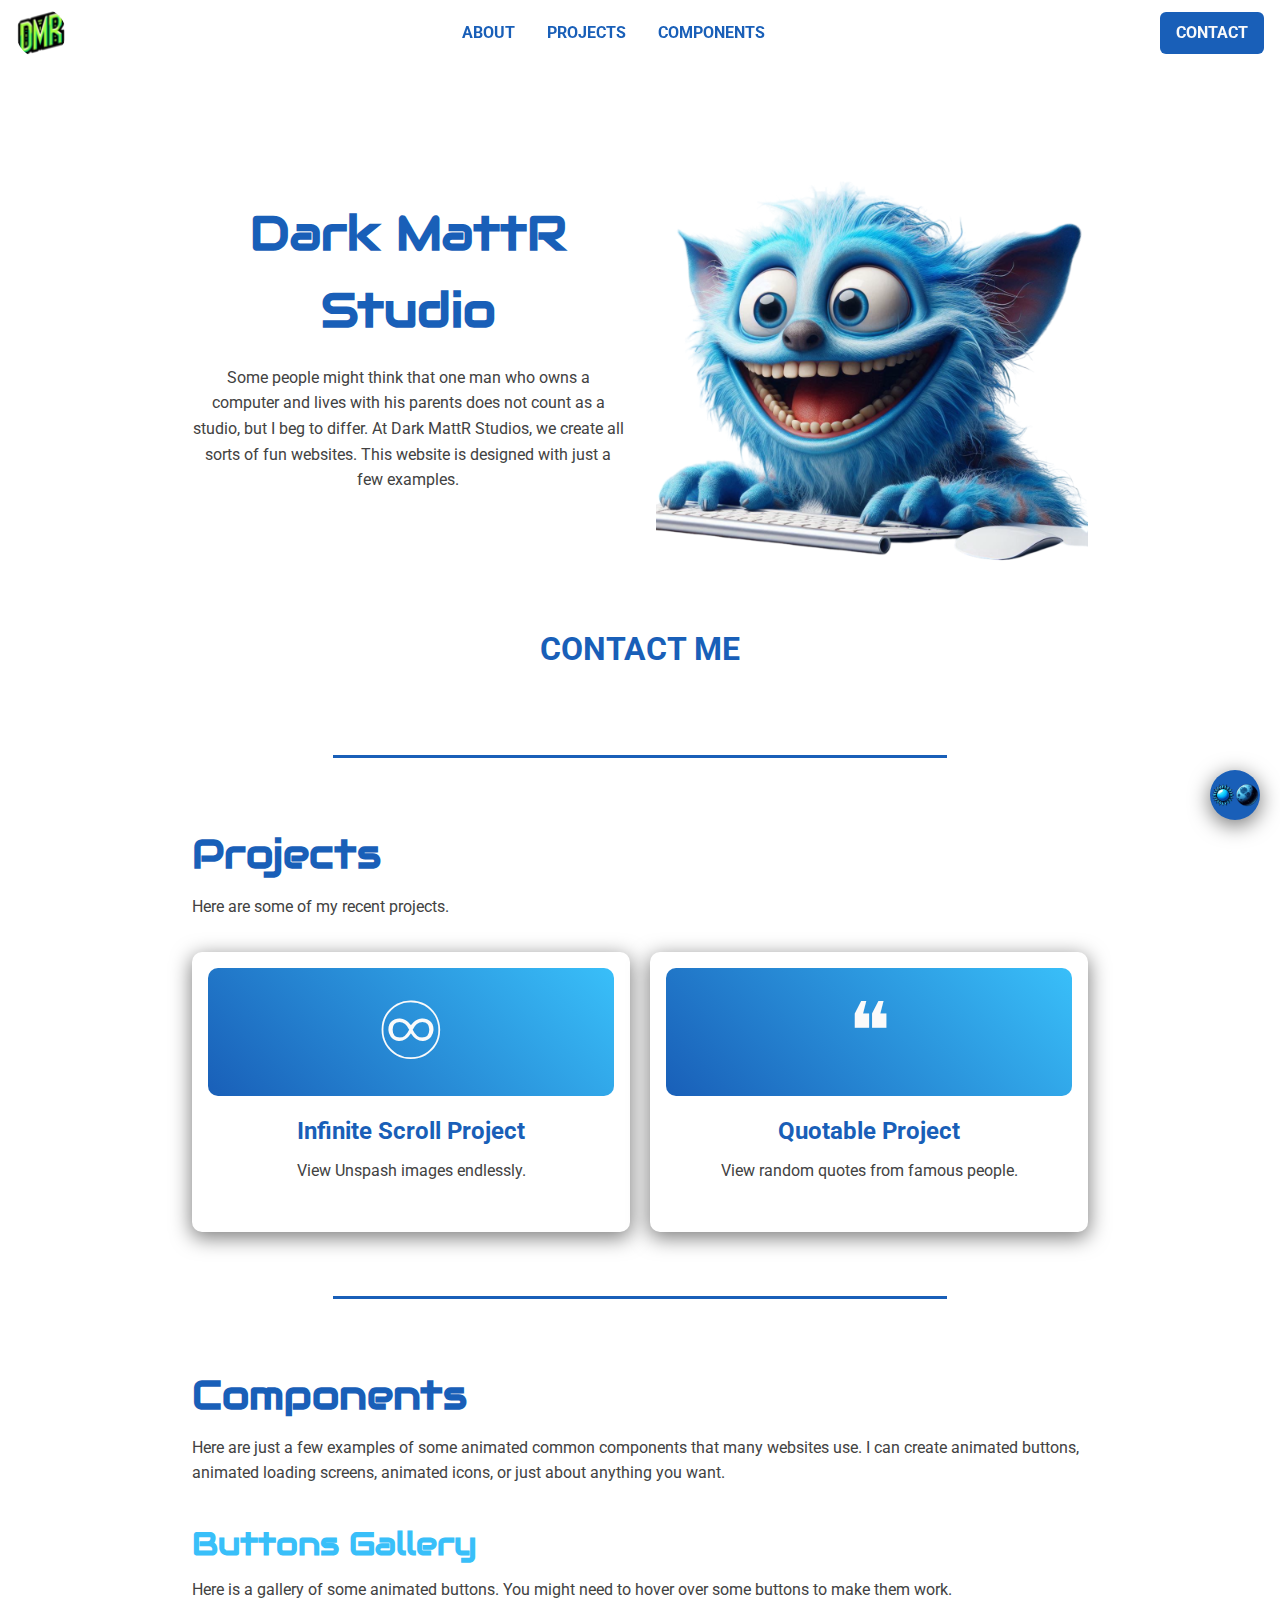
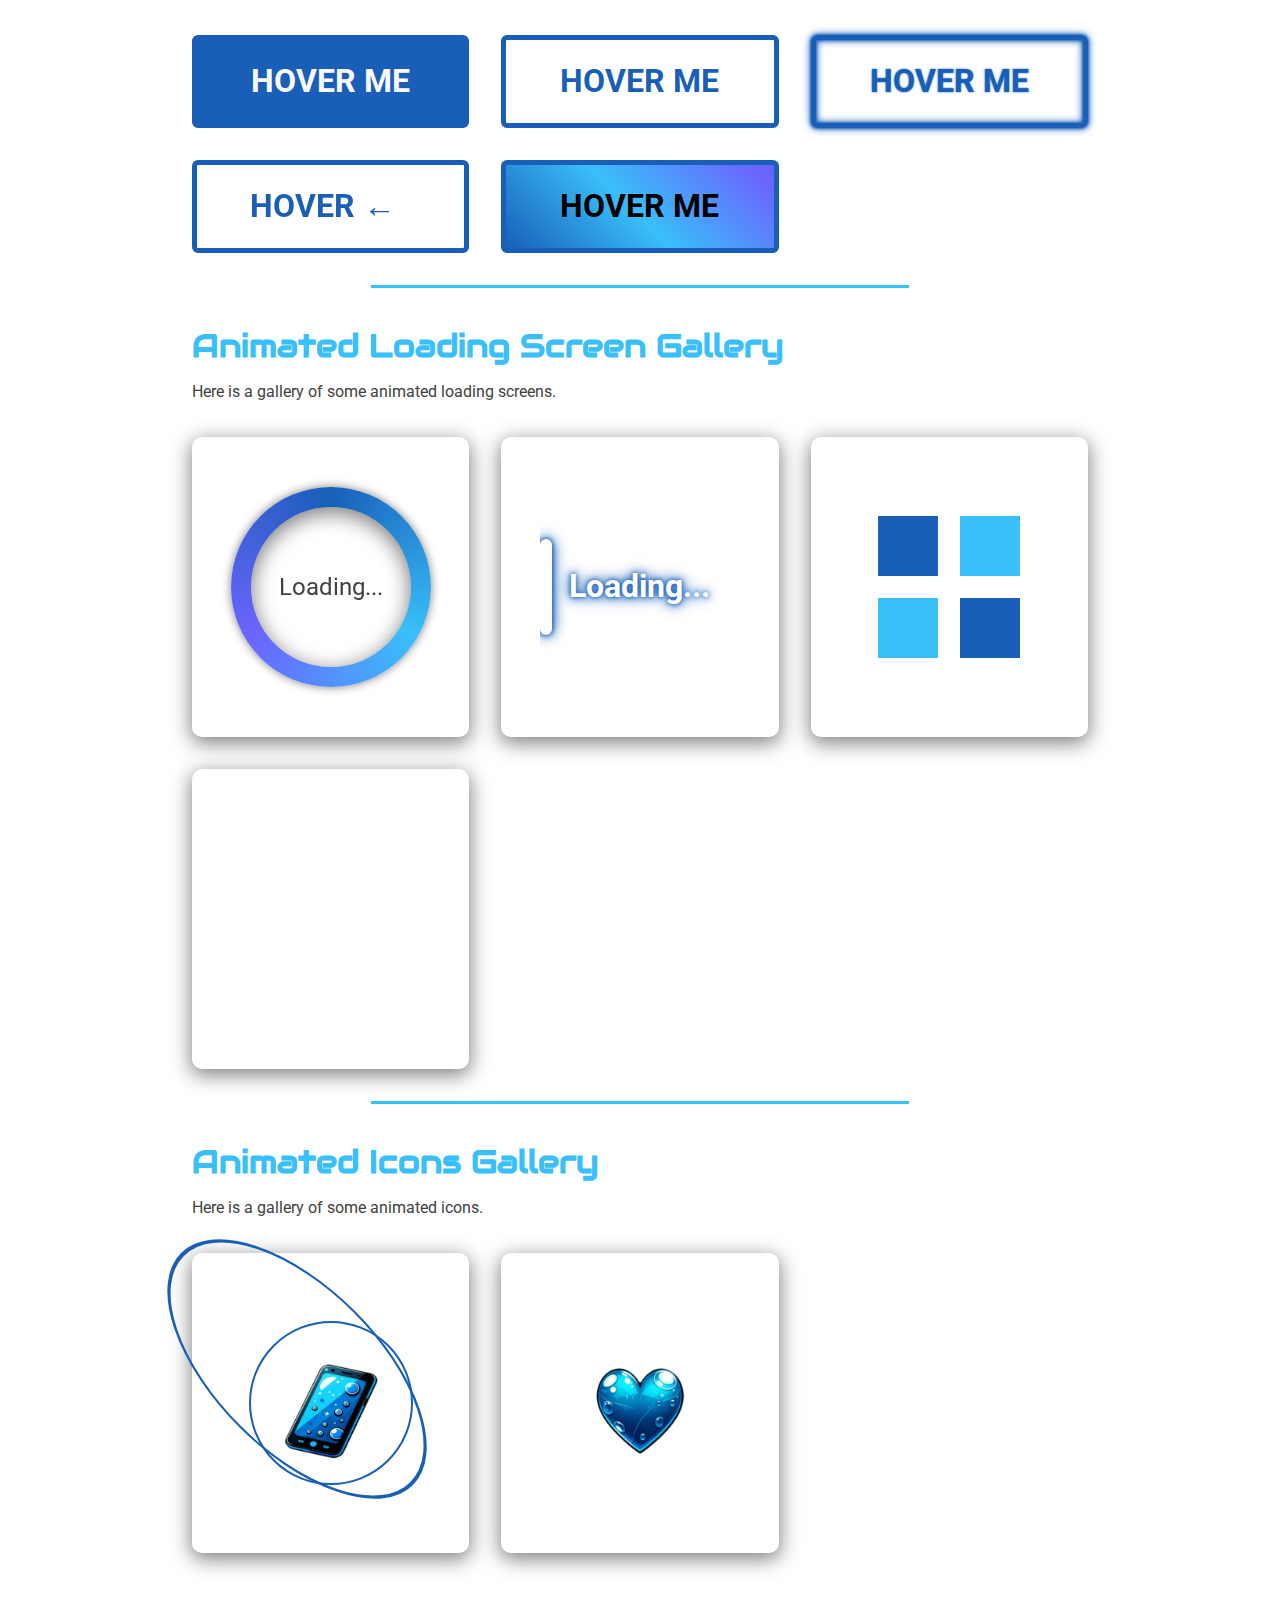
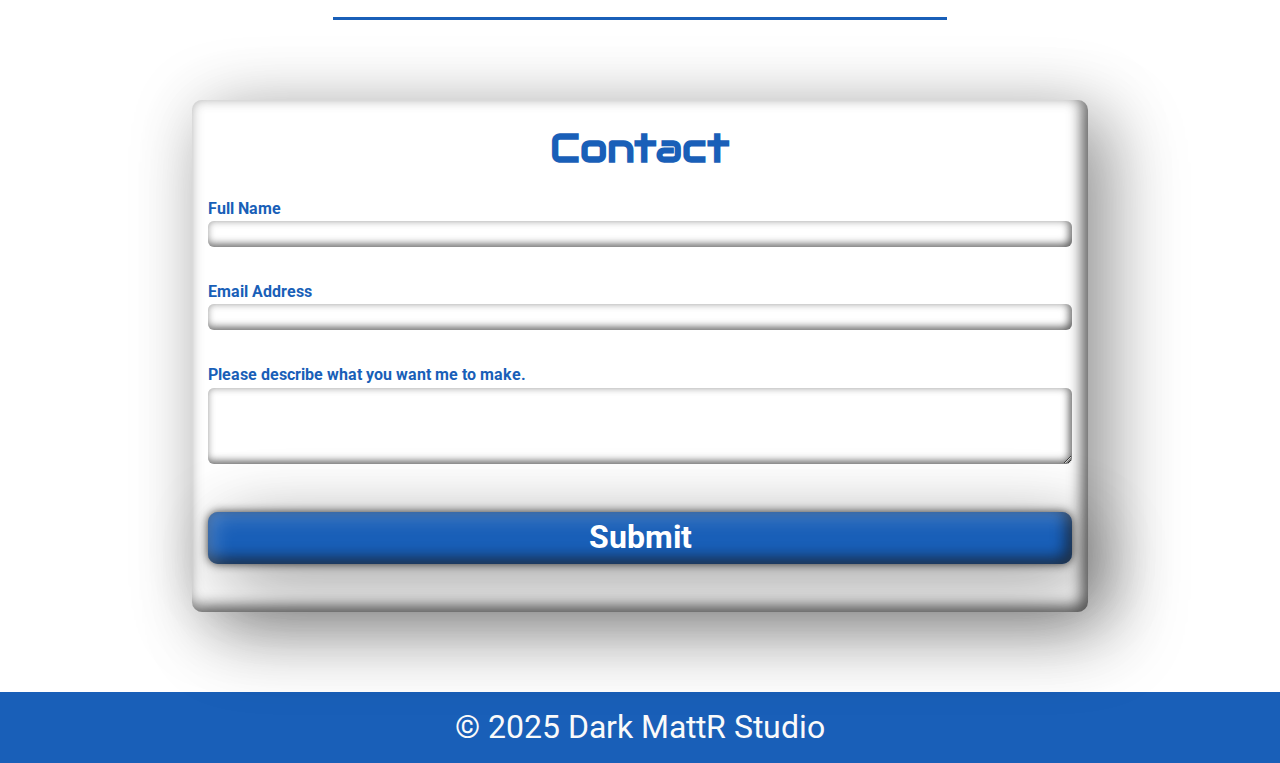
<file: index.html>
<!DOCTYPE html>
<html lang="en">
  <head>
    <meta charset="UTF-8" />
    <meta name="viewport" content="width=device-width, initial-scale=1.0" />
    <script src="js/index.js" defer></script>
    <link rel="stylesheet" href="css/index.css" />
    <link rel="shortcut icon" href="images/logo.ico" type="image/x-icon" />
    <title>Dark MattR Studio Portfolio Page</title>
  </head>
  <body>
    <!-- Navigation Section -->
    <header id="top-header" class="top-header">
      <nav class="header-navigation">
        <a href="https://dark-matt-r.github.io/portfolio/">
          <img
            class="header-navigation-logo"
            src="images/logo.ico"
            alt="Dark MattR company logo."
          />
        </a>
        <ul class="header-navigation-links">
          <li><a href="#hero">About</a></li>
          <li><a href="#projects">Projects</a></li>
          <li><a href="#components">Components</a></li>
        </ul>
        <a class="header-navigation-contact" href="#contact">Contact</a>
        <div class="hamburger-button">
          <div class="hamburger-button-bar"></div>
          <div class="hamburger-button-bar"></div>
          <div class="hamburger-button-bar"></div>
        </div>
        <ul class="header-navigation-links-mobile">
          <li><a href="#hero">About</a></li>
          <li><a href="#projects">Projects</a></li>
          <li><a href="#components">Components</a></li>
          <li><a href="#contact">Contact Me</a></li>
          <li id="color-theme-button-mobile">Dark Mode</li>
        </ul>
      </nav>
    </header>
    <!-- Main Content Section -->
    <main>
      <div class="main-container">
        <!-- Hero Section -->
        <section id="hero" class="hero">
          <div class="hero-text">
            <h1>Dark MattR Studio</h1>
            <p>
              Some people might think that one man who owns a computer and lives
              with his parents does not count as a studio, but I beg to differ.
              At Dark MattR Studios, we create all sorts of fun websites. This
              website is designed with just a few examples.
            </p>
          </div>
          <img src="images/blue-code-monster.png" alt="" class="hero-image" />

          <div class="hero-contact-button">
            <a href="#contact">
              contact me
              <span></span>
              <span></span>
              <span></span>
              <span></span>
            </a>
          </div>
        </section>
        <div class="section-separator"></div>
        <!-- Projects Section -->
        <section id="projects" class="projects">
          <h2>Projects</h2>
          <p>Here are some of my recent projects.</p>
          <div class="projects-container">
            <div class="project-card">
              <div class="project-logo">♾</div>
              <a href="infinite-scroll.html">Infinite Scroll Project</a>
              <p>View Unspash images endlessly.</p>
            </div>
            <div class="project-card">
              <div class="project-logo">❝</div>
              <a href="quotable.html">Quotable Project</a>
              <p>View random quotes from famous people.</p>
            </div>
          </div>
        </section>
        <div class="section-separator"></div>
        <!-- Components Section -->
        <section id="components" class="components">
          <h2>Components</h2>
          <p>
            Here are just a few examples of some animated common components that
            many websites use. I can create animated buttons, animated loading
            screens, animated icons, or just about anything you want.
          </p>
          <h3>Buttons Gallery</h3>
          <p>
            Here is a gallery of some animated buttons. You might need to hover
            over some buttons to make them work.
          </p>
          <div class="button-gallery">
            <div class="button">
              <button class="button-1">hover me</button>
            </div>
            <div class="button">
              <button class="button-2">hover me</button>
            </div>
            <div class="button">
              <button class="button-3">hover me</button>
            </div>
            <div class="button">
              <button class="button-4">hover <span>←</span> &nbsp;</button>
            </div>
            <div class="button">
              <button class="button-5">hover me</button>
            </div>
          </div>

          <div class="component-separator"></div>

          <h3>Animated Loading Screen Gallery</h3>
          <p>Here is a gallery of some animated loading screens.</p>
          <div class="loading-screen-gallery">
            <!-- <div class="loading-screen-gallery-container"> -->
            <div class="loading-screen-card">
              <div class="loading-screen-1"></div>
              <div class="loading-screen-1-text">Loading...</div>
            </div>
            <div class="loading-screen-card">
              <div class="loading-screen-2">Loading...</div>
            </div>
            <div class="loading-screen-card">
              <div class="loading-screen-3">
                <!-- SOMETHING IS LOADING... -->
                <span></span>
                <span></span>
                <span></span>
                <span></span>
              </div>
            </div>
            <div class="loading-screen-card">
              <div class="loading-screen-4">
                <!-- SOMETHING IS LOADING... -->
                <span></span>
                <span></span>
                <span></span>
                <span></span>
              </div>
            </div>
          </div>

          <div class="component-separator"></div>

          <h3>Animated Icons Gallery</h3>
          <p>Here is a gallery of some animated icons.</p>
          <div class="icon-gallery">
            <div class="icon-card">
              <div class="symbol-screen-1">
                <img src="images/blue-phone.ico" alt="" />
              </div>
            </div>
            <div class="icon-card">
              <div class="symbol-screen-2">
                <img src="images/blue-heart.ico" alt="" />
              </div>
            </div>
          </div>

          <!-- 🌚🌞🌑🌛 -->
        </section>

        <div class="section-separator"></div>

        <!-- Contact Section -->
        <section id="contact" class="contact">
          <form
            target="_blank"
            action="https://formsubmit.co/ae0f1b970c67f2ed18fda9ef04ff318b"
            method="POST"
            class="contact-form"
          >
            <h2>Contact</h2>
            <input type="text" name="_honey" style="display: none" />
            <input type="hidden" name="_captcha" value="false" />
            <div class="form-group">
              <label for="name">Full Name</label>
              <input type="text" name="name" id="name" required />
            </div>
            <div class="form-group">
              <label for="email">Email Address</label>
              <input type="email" name="email" id="email" required />
            </div>
            <div class="form-group">
              <label for="comment"
                >Please describe what you want me to make.</label
              >
              <textarea
                name="comment"
                id="comment"
                rows="3"
                required
              ></textarea>
            </div>
            <input
              type="hidden"
              name="_next"
              value="https://dark-matt-r.github.io/portfolio/"
            />
            <button class="contact-form-button" type="submit">Submit</button>
          </form>
        </section>

        <!-- Dark/Light Colour Theme Button -->
        <button
          id="color-theme-button"
          class="color-theme-button"
          aria-label="Toggle Dark Mode"
        >
          <img src="images/blue-sun.ico" id="sun-icon" alt="" />
          <img src="images/blue-moon.ico" id="moon-icon" alt="" />
          <!-- 🌙 -->
        </button>
      </div>
    </main>

    <!-- Footer Section -->
    <footer>
      <p>&copy; 2025 Dark MattR Studio</p>
    </footer>
  </body>
</html>
</file>
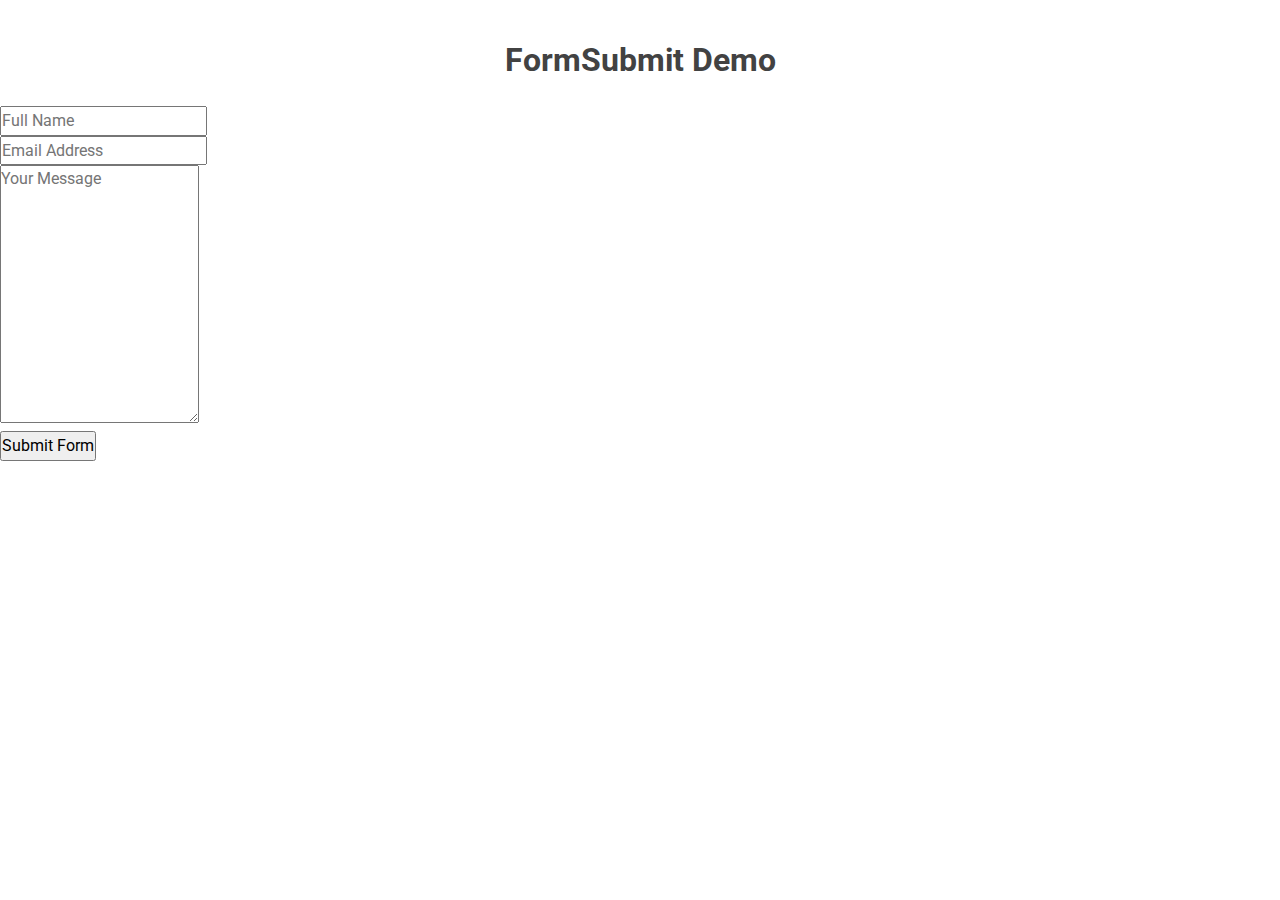
<file: example-form.html>
<!DOCTYPE html>
<html lang="en">
  <head>
    <meta charset="UTF-8" />
    <meta name="viewport" content="width=device-width, initial-scale=1.0" />
    <title>Document</title>
    <link rel="stylesheet" href="css/index.css" />
    <style>
      h1 {
        text-align: center;
        margin: 35px 0 20px 0 !important;
      }
    </style>
  </head>
  <body>
    <!-- Contact Section -->
    <div class="container">
      <h1>FormSubmit Demo</h1>
      <form
        target="_blank"
        action="https://formsubmit.co/dark_matt_r@outlook.com"
        method="POST"
      >
        <div class="form-group">
          <div class="form-row">
            <div class="col">
              <input
                type="text"
                name="name"
                class="form-control"
                placeholder="Full Name"
                required
              />
            </div>
            <div class="col">
              <input
                type="email"
                name="email"
                class="form-control"
                placeholder="Email Address"
                required
              />
            </div>
          </div>
        </div>
        <div class="form-group">
          <textarea
            placeholder="Your Message"
            class="form-control"
            name="message"
            rows="10"
            required
          ></textarea>
        </div>
        <button type="submit" class="btn btn-lg btn-dark btn-block">
          Submit Form
        </button>
      </form>
    </div>
  </body>
</html>
</file>
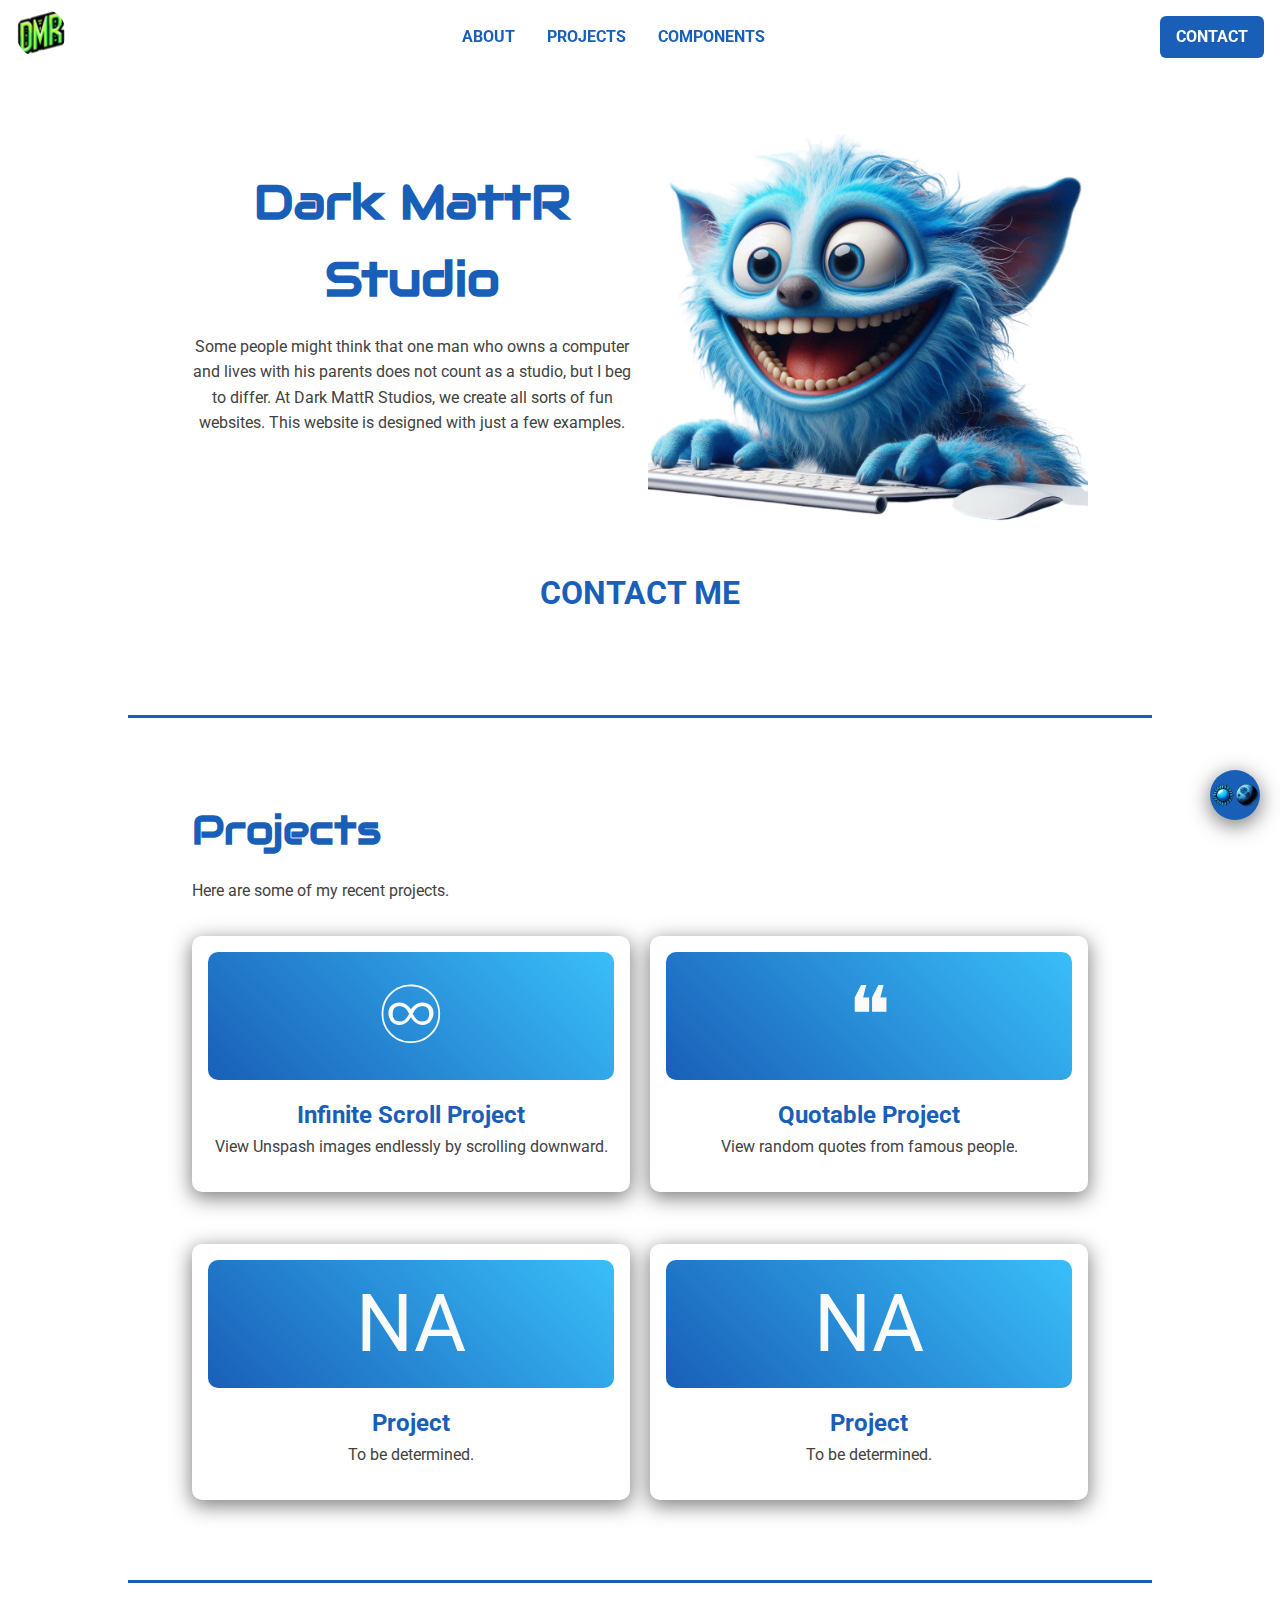
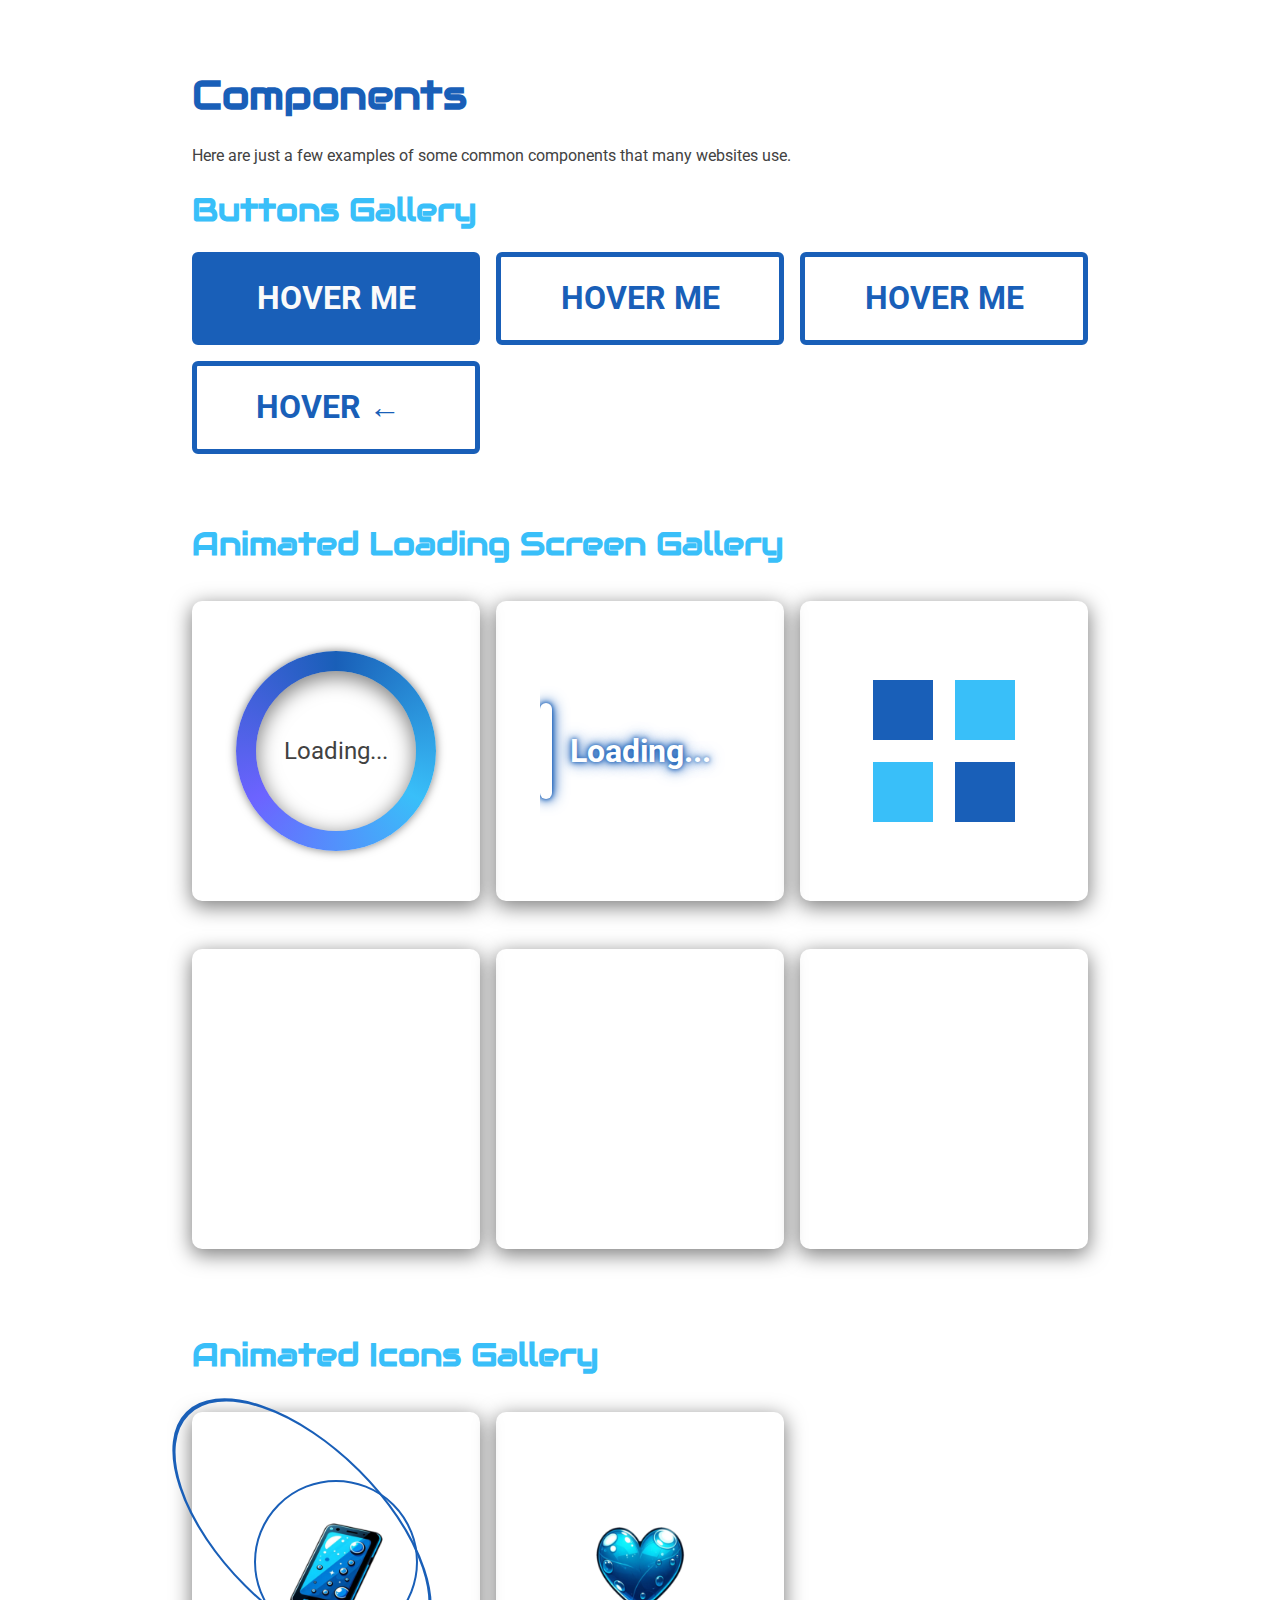
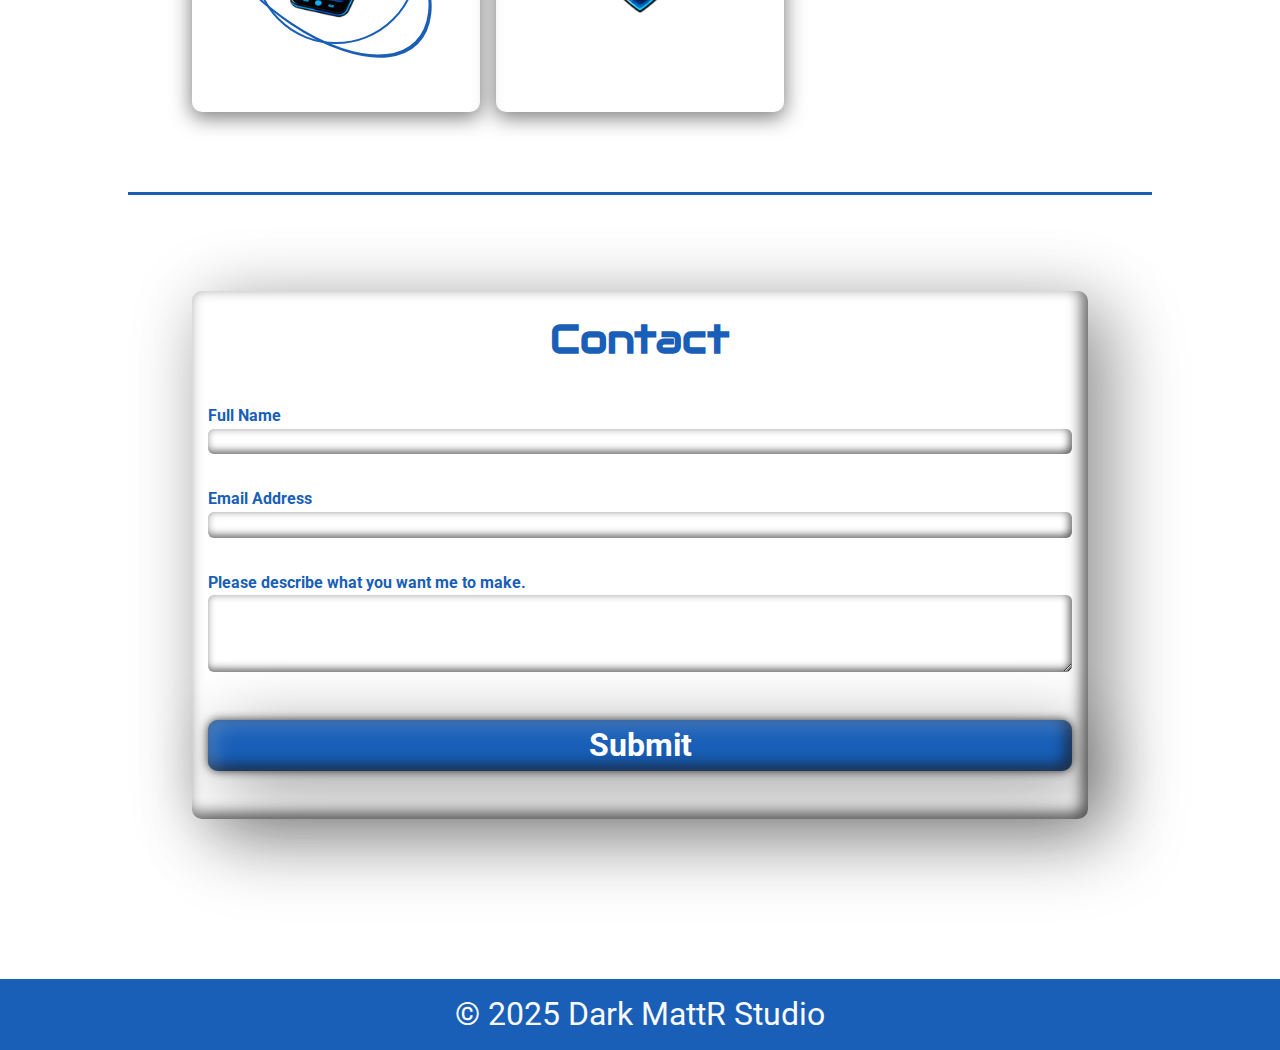
<file: index2.html>
<!DOCTYPE html>
<html lang="en">
  <head>
    <meta charset="UTF-8" />
    <meta name="viewport" content="width=device-width, initial-scale=1.0" />
    <script src="js/index.js" defer></script>
    <link rel="stylesheet" href="css/index2.css" />
    <link rel="shortcut icon" href="images/logo.ico" type="image/x-icon" />
    <title>Dark MattR Studio Portfolio Page</title>
  </head>
  <body>
    <!-- Navigation Section -->
    <header id="top-header" class="top-header">
      <nav class="header-navigation">
        <a href="https://dark-matt-r.github.io/portfolio/">
          <img
            class="header-navigation-logo"
            src="images/logo.ico"
            alt="Dark MattR company logo."
          />
        </a>
        <ul class="header-navigation-links">
          <li><a href="#hero">About</a></li>
          <li><a href="#projects">Projects</a></li>
          <li><a href="#components">Components</a></li>
        </ul>
        <a class="header-navigation-contact" href="#contact">Contact</a>
      </nav>
    </header>
    <!-- Main Content Section -->
    <main>
      <div class="main-container">
        <!-- Hero Section -->
        <section id="hero" class="hero">
          <div class="hero-text">
            <h1>Dark MattR Studio</h1>
            <p>
              Some people might think that one man who owns a computer and lives
              with his parents does not count as a studio, but I beg to differ.
              At Dark MattR Studios, we create all sorts of fun websites. This
              website is designed with just a few examples.
            </p>
            <!-- <a class="hero-contact-button" href="#contact">
            contact me
            <span></span>
            <span></span>
            <span></span>
            <span></span>
          </a> -->
            <!-- <div class="hero-contact-button" href="#contact"> -->
          </div>
          <img src="images/blue-code-monster.png" alt="" class="hero-image" />

          <div class="hero-contact-button">
            <a href="#contact">
              contact me
              <span></span>
              <span></span>
              <span></span>
              <span></span>
            </a>
          </div>
        </section>
        <!-- Projects Section -->
        <section id="projects" class="projects">
          <h2>Projects</h2>
          <p>Here are some of my recent projects.</p>
          <div class="projects-container">
            <div class="project-card">
              <div class="project-logo">♾</div>
              <a href="infinite-scroll.html">Infinite Scroll Project</a>
              <p>View Unspash images endlessly by scrolling downward.</p>
            </div>
            <div class="project-card">
              <div class="project-logo">❝</div>
              <a href="quotable.html">Quotable Project</a>
              <p>View random quotes from famous people.</p>
            </div>
            <div class="project-card">
              <div class="project-logo">NA</div>
              <a href="">Project</a>
              <p>To be determined.</p>
            </div>
            <div class="project-card">
              <div class="project-logo">NA</div>
              <a href="">Project</a>
              <p>To be determined.</p>
            </div>
          </div>
        </section>
        <!-- Components Section -->
        <section id="components" class="components">
          <h2>Components</h2>
          <p>
            Here are just a few examples of some common components that many
            websites use.
          </p>
          <h3>Buttons Gallery</h3>
          <div class="button-gallery">
            <div class="button">
              <button class="button-1">hover me</button>
            </div>
            <div class="button">
              <button class="button-2">hover me</button>
            </div>
            <div class="button">
              <button class="button-3">hover me</button>
            </div>
            <div class="button">
              <button class="button-4">hover <span>←</span> &nbsp;</button>
            </div>
          </div>
          <h3>Animated Loading Screen Gallery</h3>
          <div class="loading-screen-gallery">
            <!-- <div class="loading-screen-gallery-container"> -->
            <div class="loading-screen-card">
              <div class="loading-screen-1"></div>
              <div class="loading-screen-1-text">Loading...</div>
            </div>
            <div class="loading-screen-card">
              <div class="loading-screen-2">Loading...</div>
            </div>
            <div class="loading-screen-card">
              <div class="loading-screen-3">
                <!-- SOMETHING IS LOADING... -->
                <span></span>
                <span></span>
                <span></span>
                <span></span>
              </div>
            </div>
            <div class="loading-screen-card">
              <div class="loading-screen-4">
                <!-- SOMETHING IS LOADING... -->
                <span></span>
                <span></span>
                <span></span>
                <span></span>
              </div>
            </div>
            <div class="loading-screen-card">
              <div class="loading-screen-4">
                <!-- SOMETHING IS LOADING... -->
                <span></span>
                <span></span>
                <span></span>
                <span></span>
              </div>
            </div>
            <div class="loading-screen-card">
              <div class="loading-screen-4">
                <!-- SOMETHING IS LOADING... -->
                <span></span>
                <span></span>
                <span></span>
                <span></span>
              </div>
            </div>
          </div>

          <h3>Animated Icons Gallery</h3>

          <div class="icon-gallery">
            <div class="icon-card">
              <div class="symbol-screen-1">
                <img src="images/blue-phone.ico" alt="" />
              </div>
            </div>
            <div class="icon-card">
              <div class="symbol-screen-2">
                <img src="images/blue-heart.ico" alt="" />
              </div>
            </div>
            <!-- <div class="symbol-container-3"><span>⭐</span></div> -->
          </div>

          <!-- 🌚🌞🌑🌛 -->
        </section>

        <!-- Contact Section -->
        <section id="contact" class="contact">
          <form
            target="_blank"
            action="https://formsubmit.co/ae0f1b970c67f2ed18fda9ef04ff318b"
            method="POST"
            class="contact-form"
          >
            <h2>Contact</h2>
            <input type="text" name="_honey" style="display: none" />
            <input type="hidden" name="_captcha" value="false" />
            <div class="form-group">
              <label for="name">Full Name</label>
              <input type="text" name="name" id="name" required />
            </div>
            <div class="form-group">
              <label for="email">Email Address</label>
              <input type="email" name="email" id="email" required />
            </div>
            <div class="form-group">
              <label for="comment"
                >Please describe what you want me to make.</label
              >
              <textarea
                name="comment"
                id="comment"
                rows="3"
                required
              ></textarea>
            </div>
            <input
              type="hidden"
              name="_next"
              value="https://dark-matt-r.github.io/portfolio/"
            />
            <button class="contact-form-button" type="submit">Submit</button>
          </form>
        </section>

        <!-- Dark/Light Colour Theme Button -->
        <button
          id="color-theme-button"
          class="color-theme-button"
          aria-label="Toggle Dark Mode"
        >
          <img src="images/Designer (6).ico" id="sun-icon" alt="" />
          <img src="images/Designer (8).ico" id="moon-icon" alt="" />
          <!-- 🌙 -->
        </button>
      </div>
    </main>
    <footer>
      <!-- <p>
        This site is currently under construction, but please feel free to look
        around while I fix it.
      </p> -->
      <!-- Footer Section -->
      <p>&copy; 2025 Dark MattR Studio</p>
    </footer>
  </body>
</html>
</file>
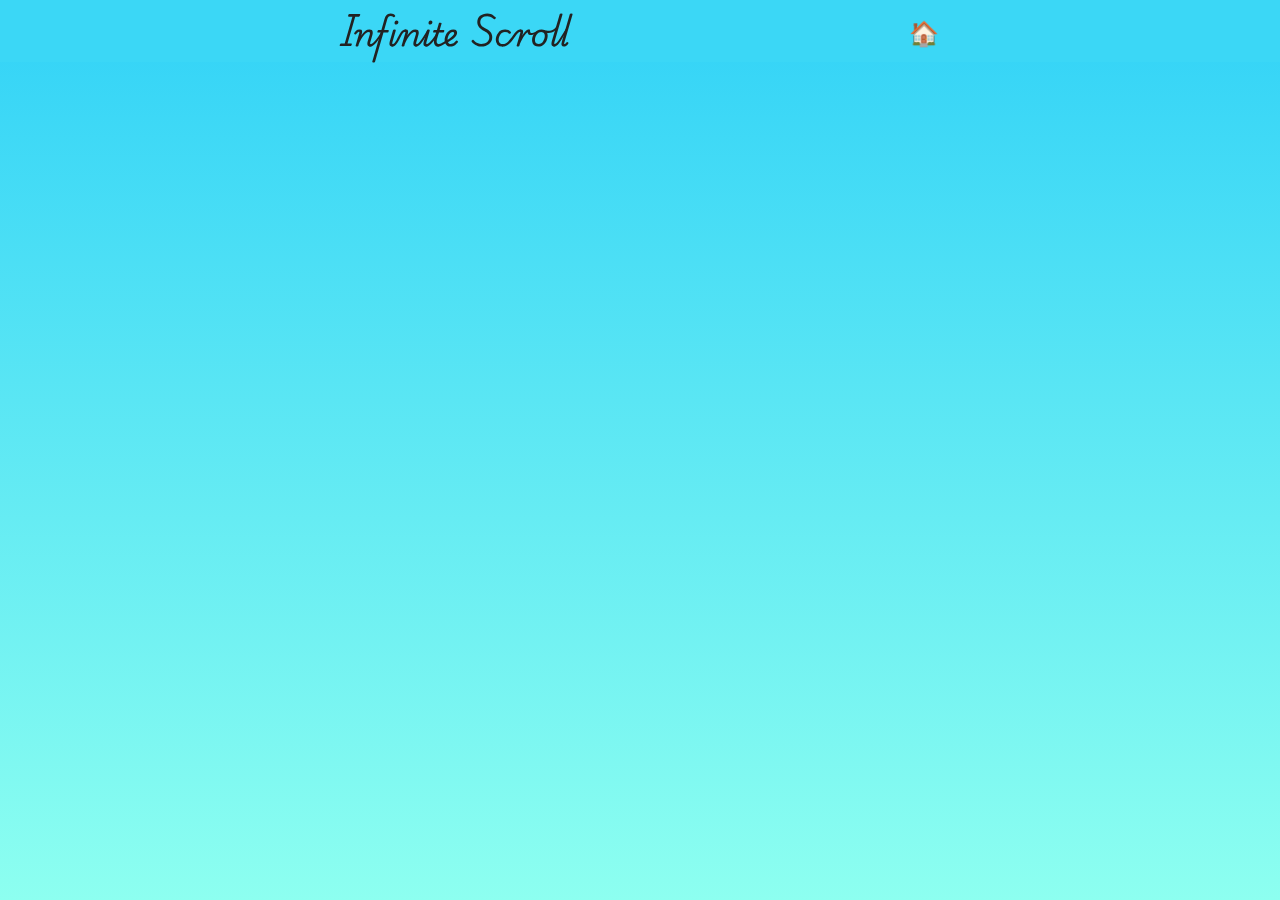
<file: infinite-scroll.html>
<!DOCTYPE html>
<html lang="en">
  <head>
    <meta charset="UTF-8" />
    <meta name="viewport" content="width=device-width, initial-scale=1.0" />
    <title>Infinite Scroll</title>
    <link rel="stylesheet" href="css/infinite-scroll.css" />
    <script src="js/infinite-scroll.js" defer></script>
  </head>
  <body>
    <header>
      <h1>Infinite Scroll</h1>
      <a class="home" href="index.html">🏠</a>
    </header>

    <!-- Main Content -->
    <div class="main-content">
      <!-- Loader -->
      <div class="loader">
        <div class="square1"></div>
        <div class="square2"></div>
        <div class="square3"></div>
        <div class="square4"></div>
        <div class="square5"></div>
      </div>
      <!-- Image Container -->
      <div class="image-container" id="image-container">
        <!-- Images will be dynamically inserted here -->
      </div>
    </div>
  </body>
</html>
</file>
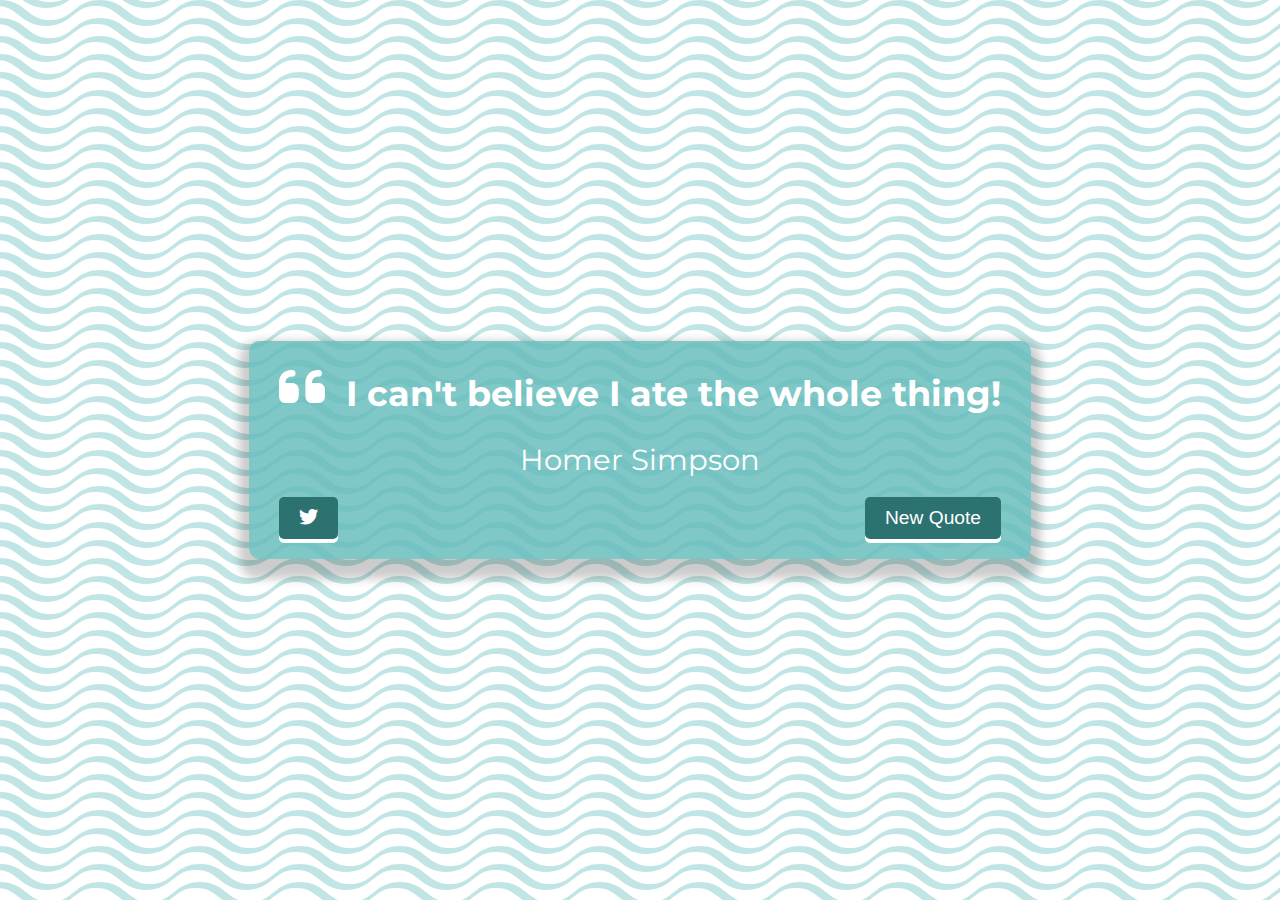
<file: quotable.html>
<!DOCTYPE html>
<html lang="en">
  <head>
    <meta charset="UTF-8" />
    <meta name="viewport" content="width=device-width, initial-scale=1.0" />
    <title>Document</title>
    <link
      rel="icon"
      type="image/png"
      href="https://www.google.com/s2/favicons?domain=css-tricks.com"
    />
    <link
      rel="stylesheet"
      href="https://cdnjs.cloudflare.com/ajax/libs/font-awesome/6.7.2/css/all.min.css"
    />
    <link rel="stylesheet" href="css/quotable.css" />
    <script defer src="js/quotable.js"></script>
  </head>
  <body>
    <div class="quote-container" id="quote-container">
      <!-- Quote -->
      <div class="quote-text">
        <i class="fas fa-quote-left"></i>
        <span id="quote"> I can't believe I ate the whole thing! </span>
      </div>
      <!-- Author -->
      <div class="quote-author">
        <span id="author">Homer Simpson</span>
      </div>
      <!-- Buttons -->
      <div class="button-container">
        <button class="twitter-button" id="twitter" title="Tweet this!">
          <i class="fab fa-twitter"></i>
        </button>
        <button id="new-quote">New Quote</button>
      </div>
    </div>
    <!-- Loader -->
    <div class="loader" id="loader">
      <!-- <i class="fas fa-spinner fa-spin"></i> -->
      <p class="loading-p">LOADING</p>
    </div>
  </body>
</html>
</file>
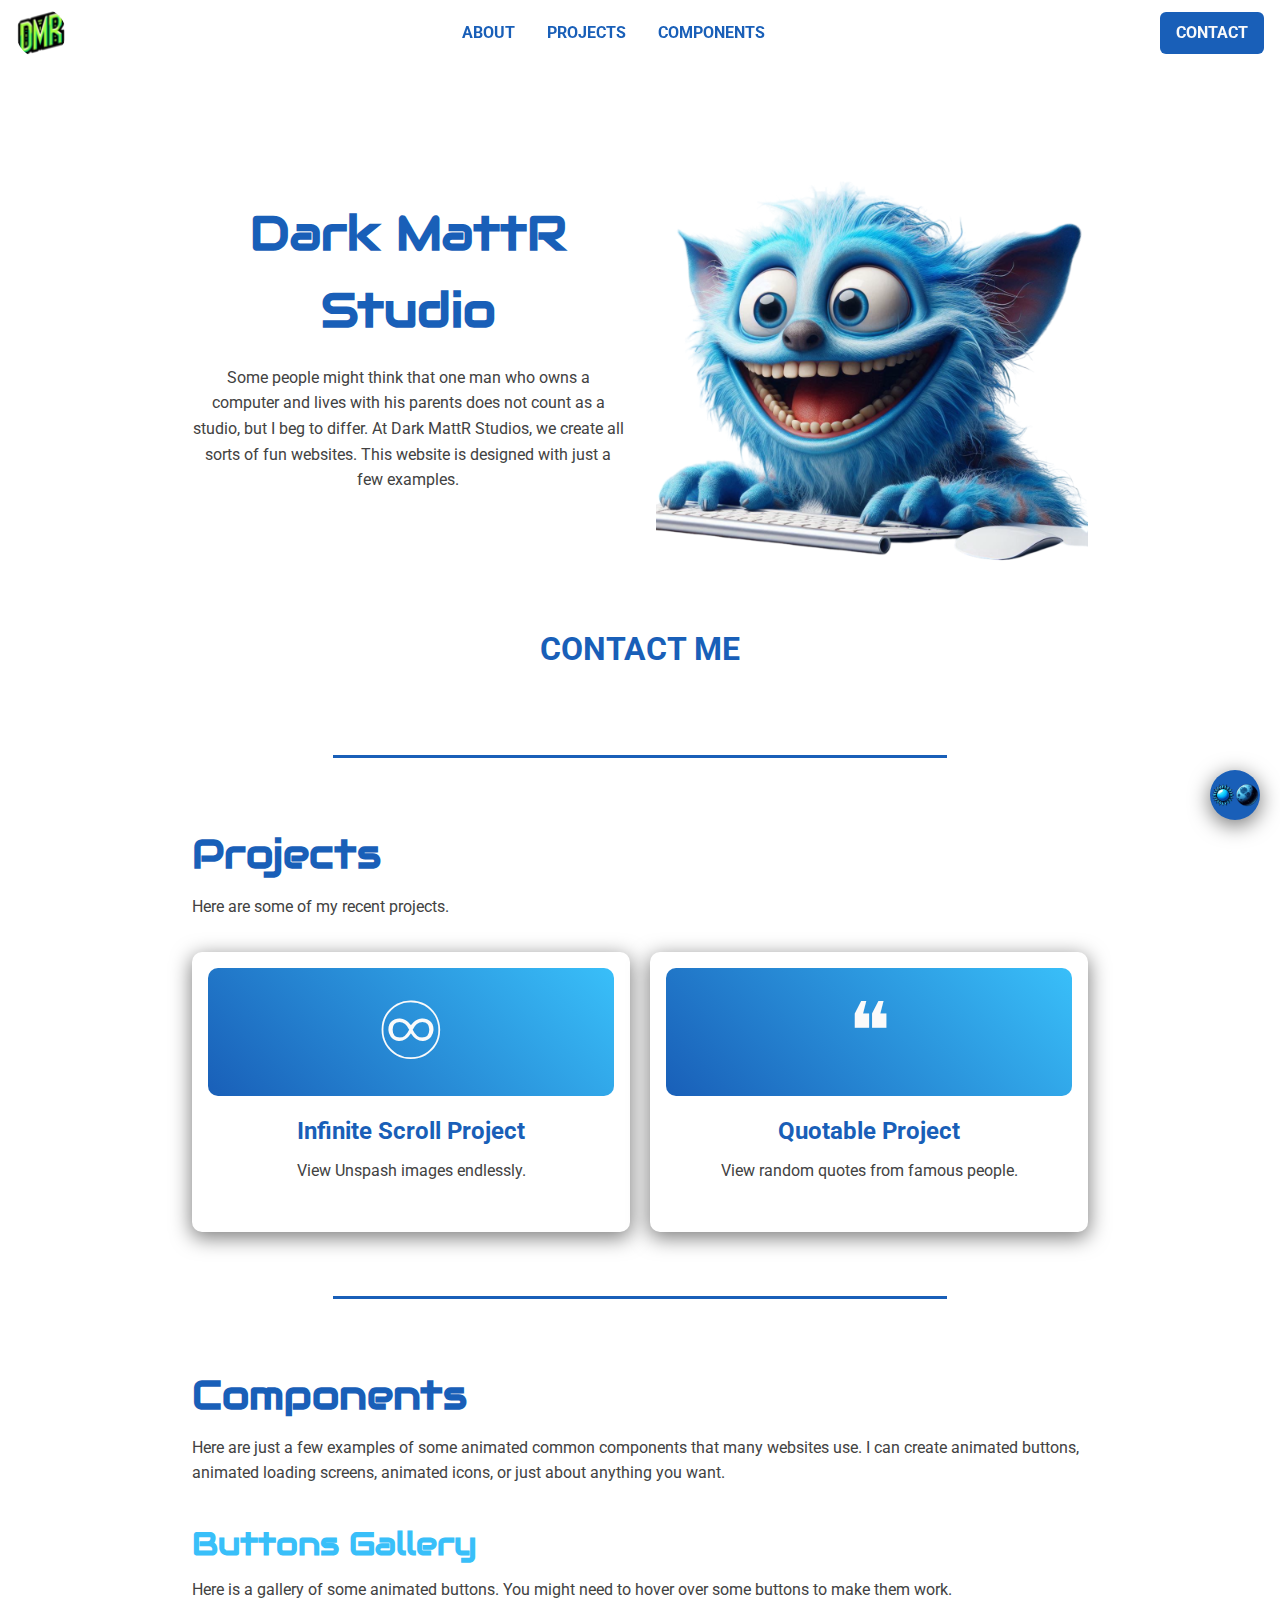
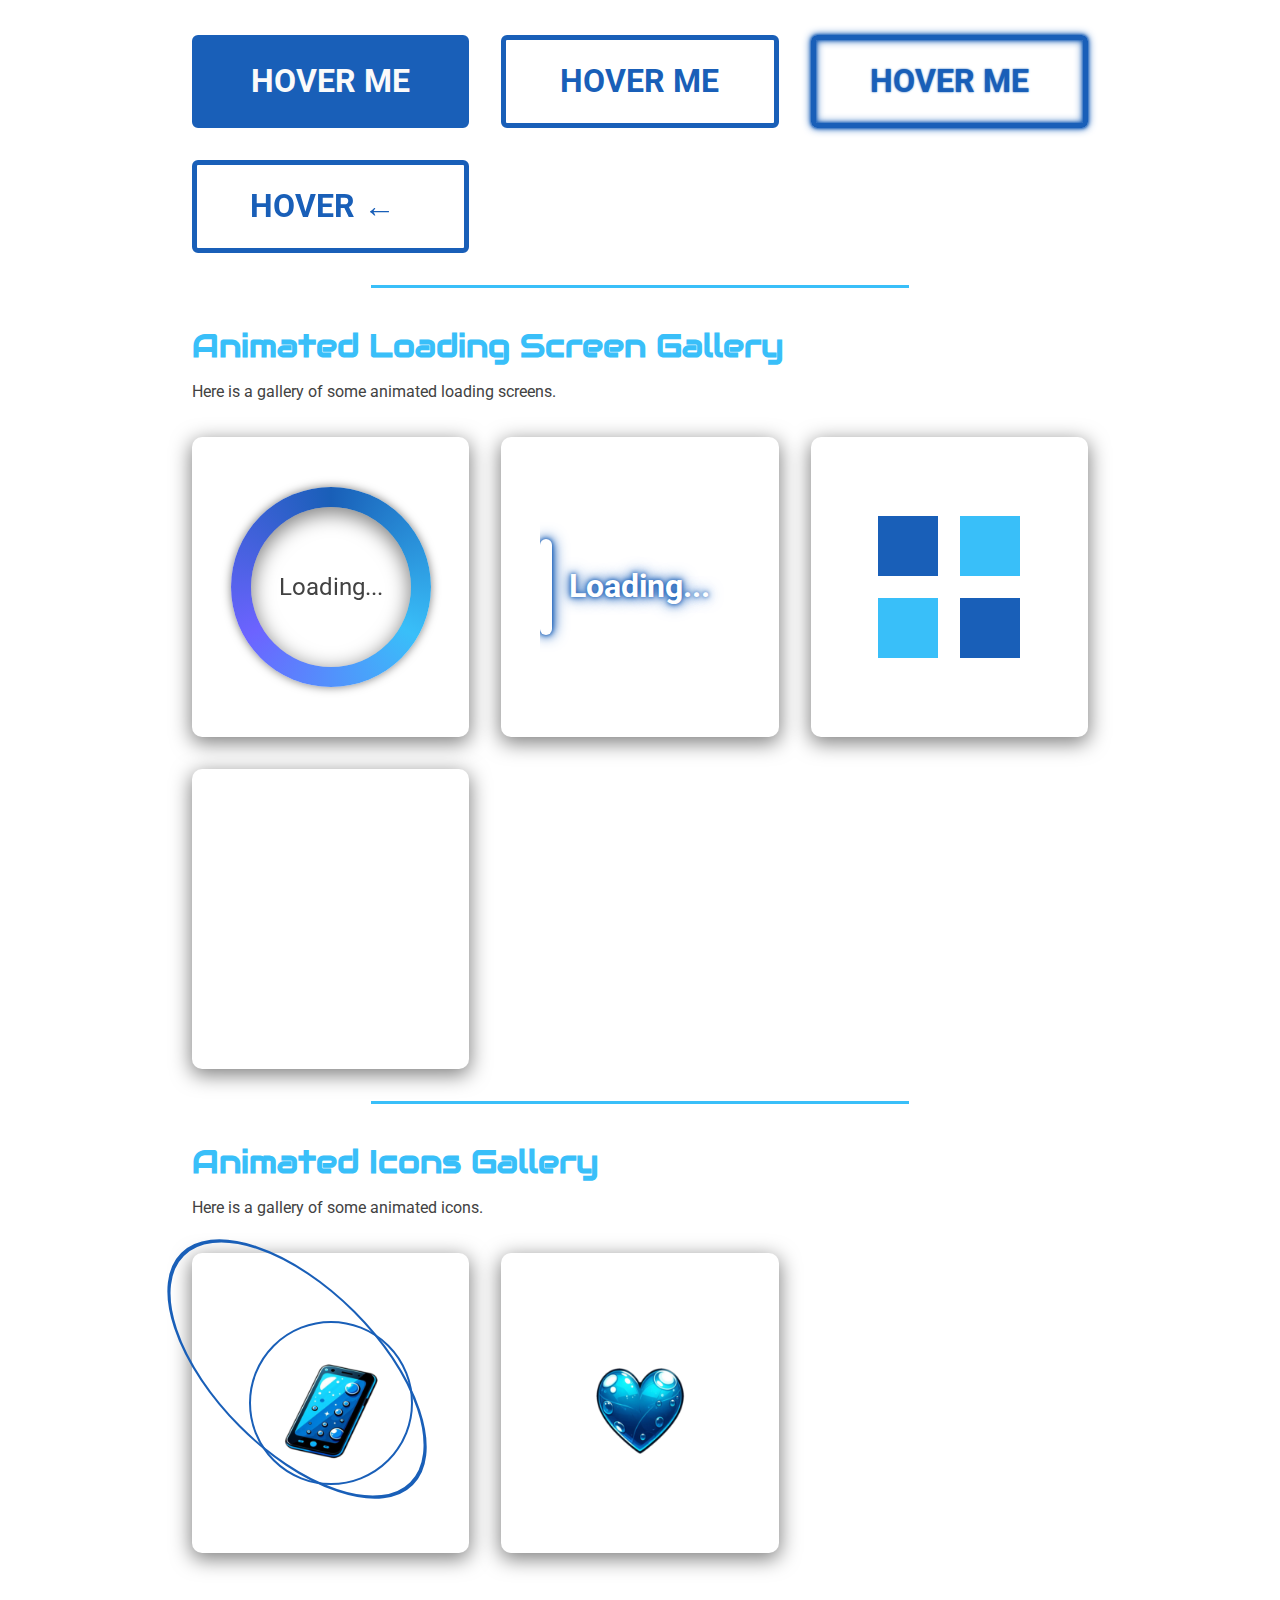
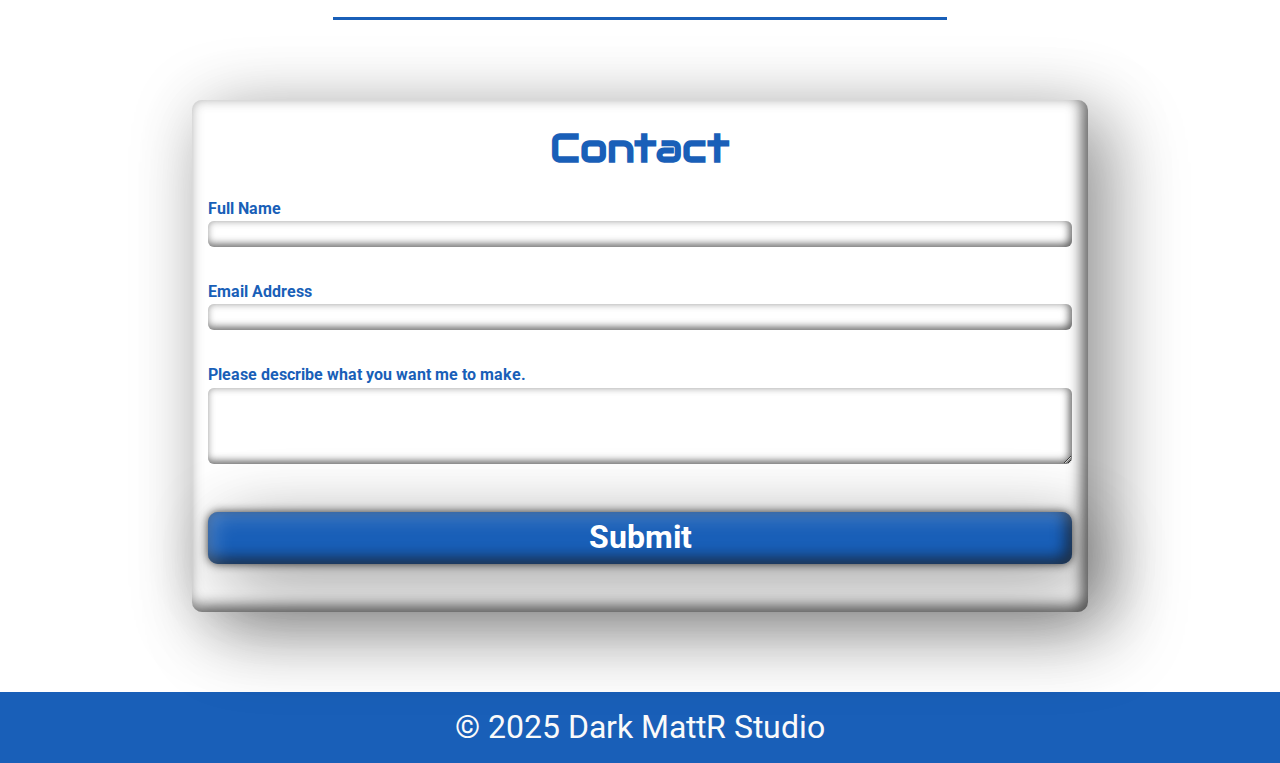
<file: sandbox.html>
<!DOCTYPE html>
<html lang="en">
  <head>
    <meta charset="UTF-8" />
    <meta name="viewport" content="width=device-width, initial-scale=1.0" />
    <script src="js/index.js" defer></script>
    <link rel="stylesheet" href="css/sandbox.css" />
    <link rel="shortcut icon" href="images/logo.ico" type="image/x-icon" />
    <title>Dark MattR Studio Portfolio Page</title>
  </head>
  <body>
    <!-- Navigation Section -->
    <header id="top-header" class="top-header">
      <nav class="header-navigation">
        <a href="https://dark-matt-r.github.io/portfolio/">
          <img
            class="header-navigation-logo"
            src="images/logo.ico"
            alt="Dark MattR company logo."
          />
        </a>
        <ul class="header-navigation-links">
          <li><a href="#hero">About</a></li>
          <li><a href="#projects">Projects</a></li>
          <li><a href="#components">Components</a></li>
        </ul>
        <a class="header-navigation-contact" href="#contact">Contact</a>
        <div class="hamburger-button">
          <div class="hamburger-button-bar"></div>
          <div class="hamburger-button-bar"></div>
          <div class="hamburger-button-bar"></div>
        </div>
        <ul class="header-navigation-links-mobile">
          <li><a href="#hero">About</a></li>
          <li><a href="#projects">Projects</a></li>
          <li><a href="#components">Components</a></li>
          <li><a href="#contact">Contact Me</a></li>
          <li id="color-theme-button-mobile">Dark Mode</li>
        </ul>
      </nav>
    </header>
    <!-- Main Content Section -->
    <main>
      <div class="main-container">
        <!-- Hero Section -->
        <section id="hero" class="hero">
          <div class="hero-text">
            <h1>Dark MattR Studio</h1>
            <p>
              Some people might think that one man who owns a computer and lives
              with his parents does not count as a studio, but I beg to differ.
              At Dark MattR Studios, we create all sorts of fun websites. This
              website is designed with just a few examples.
            </p>
          </div>
          <img src="images/blue-code-monster.png" alt="" class="hero-image" />

          <div class="hero-contact-button">
            <a href="#contact">
              contact me
              <span></span>
              <span></span>
              <span></span>
              <span></span>
            </a>
          </div>
        </section>
        <div class="section-separator"></div>
        <!-- Projects Section -->
        <section id="projects" class="projects">
          <h2>Projects</h2>
          <p>Here are some of my recent projects.</p>
          <div class="projects-container">
            <div class="project-card">
              <div class="project-logo">♾</div>
              <a href="infinite-scroll.html">Infinite Scroll Project</a>
              <p>View Unspash images endlessly.</p>
            </div>
            <div class="project-card">
              <div class="project-logo">❝</div>
              <a href="quotable.html">Quotable Project</a>
              <p>View random quotes from famous people.</p>
            </div>
          </div>
        </section>
        <div class="section-separator"></div>
        <!-- Components Section -->
        <section id="components" class="components">
          <h2>Components</h2>
          <p>
            Here are just a few examples of some animated common components that
            many websites use. I can create animated buttons, animated loading
            screens, animated icons, or just about anything you want.
          </p>
          <h3>Buttons Gallery</h3>
          <p>
            Here is a gallery of some animated buttons. You might need to hover
            over some buttons to make them work.
          </p>
          <div class="button-gallery">
            <div class="button">
              <button class="button-1">hover me</button>
            </div>
            <div class="button">
              <button class="button-2">hover me</button>
            </div>
            <div class="button">
              <button class="button-3">hover me</button>
            </div>
            <div class="button">
              <button class="button-4">hover <span>←</span> &nbsp;</button>
            </div>
          </div>

          <div class="component-separator"></div>

          <h3>Animated Loading Screen Gallery</h3>
          <p>Here is a gallery of some animated loading screens.</p>
          <div class="loading-screen-gallery">
            <!-- <div class="loading-screen-gallery-container"> -->
            <div class="loading-screen-card">
              <div class="loading-screen-1"></div>
              <div class="loading-screen-1-text">Loading...</div>
            </div>
            <div class="loading-screen-card">
              <div class="loading-screen-2">Loading...</div>
            </div>
            <div class="loading-screen-card">
              <div class="loading-screen-3">
                <!-- SOMETHING IS LOADING... -->
                <span></span>
                <span></span>
                <span></span>
                <span></span>
              </div>
            </div>
            <div class="loading-screen-card">
              <div class="loading-screen-4">
                <!-- SOMETHING IS LOADING... -->
                <span></span>
                <span></span>
                <span></span>
                <span></span>
              </div>
            </div>
          </div>

          <div class="component-separator"></div>

          <h3>Animated Icons Gallery</h3>
          <p>Here is a gallery of some animated icons.</p>
          <div class="icon-gallery">
            <div class="icon-card">
              <div class="symbol-screen-1">
                <img src="images/blue-phone.ico" alt="" />
              </div>
            </div>
            <div class="icon-card">
              <div class="symbol-screen-2">
                <img src="images/blue-heart.ico" alt="" />
              </div>
            </div>
          </div>

          <!-- 🌚🌞🌑🌛 -->
        </section>

        <div class="section-separator"></div>

        <!-- Contact Section -->
        <section id="contact" class="contact">
          <form
            target="_blank"
            action="https://formsubmit.co/ae0f1b970c67f2ed18fda9ef04ff318b"
            method="POST"
            class="contact-form"
          >
            <h2>Contact</h2>
            <input type="text" name="_honey" style="display: none" />
            <input type="hidden" name="_captcha" value="false" />
            <div class="form-group">
              <label for="name">Full Name</label>
              <input type="text" name="name" id="name" required />
            </div>
            <div class="form-group">
              <label for="email">Email Address</label>
              <input type="email" name="email" id="email" required />
            </div>
            <div class="form-group">
              <label for="comment"
                >Please describe what you want me to make.</label
              >
              <textarea
                name="comment"
                id="comment"
                rows="3"
                required
              ></textarea>
            </div>
            <input
              type="hidden"
              name="_next"
              value="https://dark-matt-r.github.io/portfolio/"
            />
            <button class="contact-form-button" type="submit">Submit</button>
          </form>
        </section>

        <!-- Dark/Light Colour Theme Button -->
        <button
          id="color-theme-button"
          class="color-theme-button"
          aria-label="Toggle Dark Mode"
        >
          <img src="images/Designer (6).ico" id="sun-icon" alt="" />
          <img src="images/Designer (8).ico" id="moon-icon" alt="" />
          <!-- 🌙 -->
        </button>
      </div>
    </main>

    <!-- Footer Section -->
    <footer>
      <p>&copy; 2025 Dark MattR Studio</p>
    </footer>
  </body>
</html>
</file>
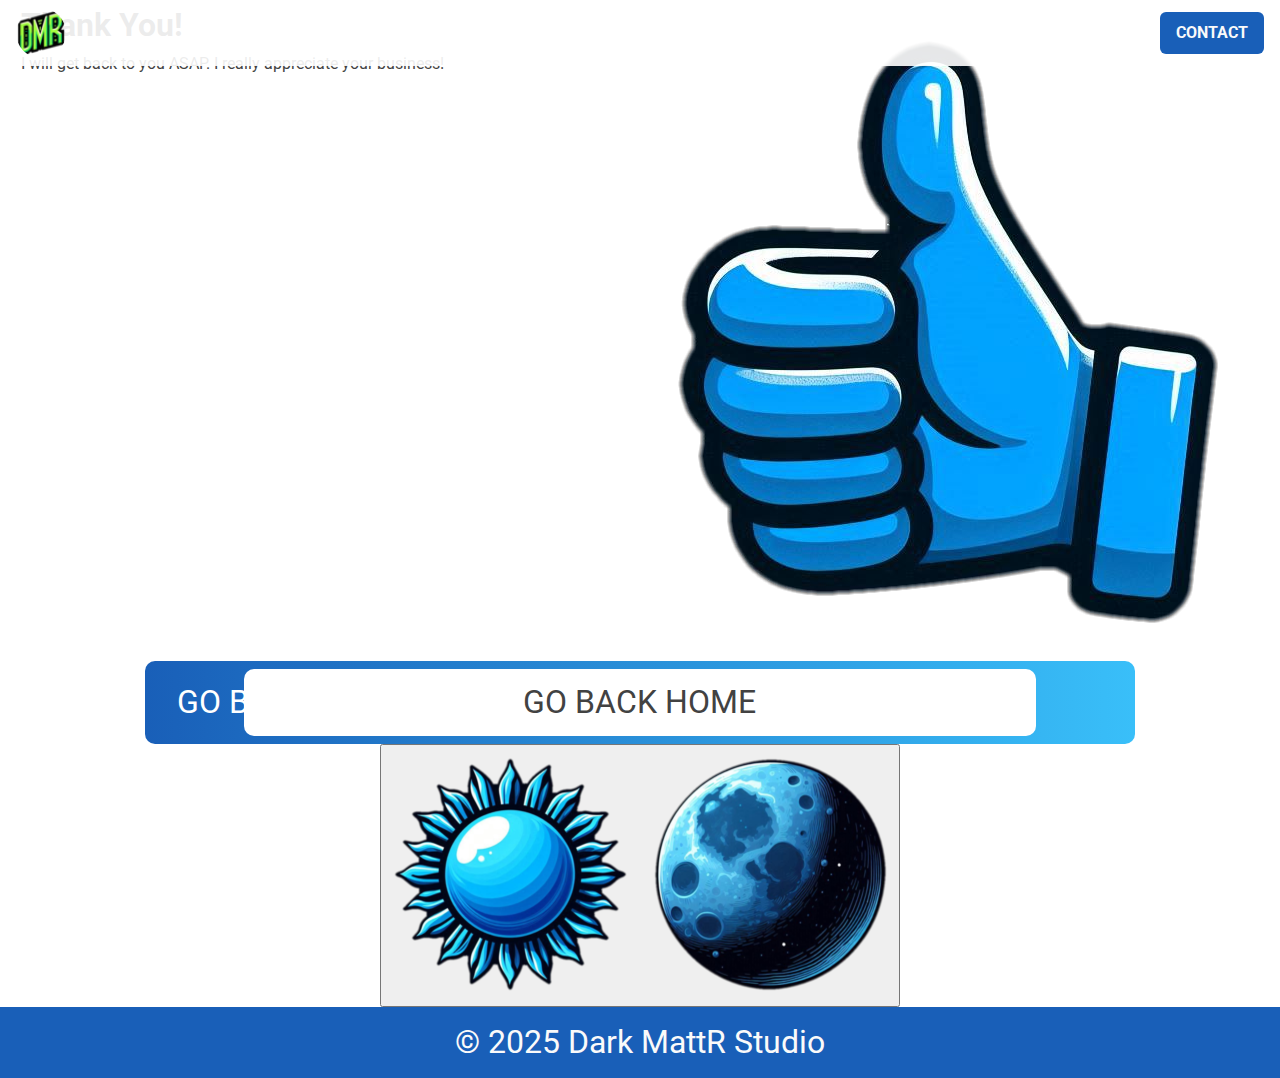
<file: success-message.html>
<!DOCTYPE html>
<html lang="en">
  <head>
    <meta charset="UTF-8" />
    <meta name="viewport" content="width=device-width, initial-scale=1.0" />
    <script src="js/index.js" defer></script>
    <!-- <link rel="stylesheet" href="css/index.css" /> -->
    <link rel="stylesheet" href="css/success-message.css" />
    <link rel="shortcut icon" href="images/logo.ico" type="image/x-icon" />
    <link
      rel="stylesheet"
      href="https://cdnjs.cloudflare.com/ajax/libs/font-awesome/4.7.0/css/font-awesome.min.css"
    />
    <title>Dark MattR Studio Portfolio Page</title>
    <style></style>
  </head>
  <body>
    <!-- Navigation Section -->
    <header id="top-header" class="top-header">
      <nav class="header-navigation">
        <a href="https://dark-matt-r.github.io/portfolio/">
          <img
            class="header-navigation-logo"
            src="images/logo.ico"
            alt="Dark MattR company logo."
          />
        </a>
        <!-- <ul class="header-navigation-links">
          <li><a href="#hero">About</a></li>
          <li><a href="#projects">Projects</a></li>
          <li><a href="#components">Components</a></li>
        </ul> -->
        <a class="header-navigation-contact" href="#contact">Contact</a>
        <div class="hamburger-button">
          <div class="hamburger-button-bar"></div>
          <div class="hamburger-button-bar"></div>
          <div class="hamburger-button-bar"></div>
        </div>
        <ul class="header-navigation-links-mobile">
          <!-- <li><a href="#hero">About</a></li>
          <li><a href="#projects">Projects</a></li>
          <li><a href="#components">Components</a></li>
          <li><a href="#contact">Contact Me</a></li> -->
          <li id="color-theme-button-mobile">Dark Mode</li>
        </ul>
      </nav>
    </header>

    <!-- Main Content Section -->
    <main>
      <!-- Hero Section -->
      <section id="hero" class="hero">
        <div class="hero-text">
          <h1>Thank You!</h1>
          <p>I will get back to you ASAP. I really appreciate your business!</p>
        </div>
        <img src="images/big-thumbs-up.png" alt="" class="hero-image" />

        <a class="hero-home-button">
          <!-- <a href="index.html"> -->
          <span> Go Back to the Homepage </span>
          <!-- </a> -->
        </a>
      </section>

      <!-- Dark/Light Colour Theme Button -->
      <button
        id="color-theme-button"
        class="color-theme-button"
        aria-label="Toggle Dark Mode"
      >
        <img src="images/blue-sun.ico" id="sun-icon" alt="" />
        <img src="images/blue-moon.ico" id="moon-icon" alt="" />
      </button>
    </main>
    <!-- Footer Section-->
    <footer>
      <p>&copy; 2025 Dark MattR Studio</p>
    </footer>
  </body>
</html>
</file>
<file: css/index.css>
@import url("https://fonts.googleapis.com/css2?family=Roboto:ital,wght@0,100..900;1,100..900&display=swap");
@import url("https://fonts.googleapis.com/css2?family=Audiowide&display=swap");

:root {
  /* Light Theme Color Variables */
  --primary-color: #195fb8;
  --primary-variant: #39bff9;
  --secondary-color: #6c63ff;
  --on-primary: rgb(250, 250, 250);
  --background: rgb(255, 255, 255);
  --on-background: rgb(66, 66, 66);
  --on-background-alt: rgba(66, 66, 66, 0.7);
  --header-color: hsla(0, 0%, 100%, 0.9);
  --box-shadow: 0 5px 20px 1px rgba(0, 0, 0, 0.5);

  /* Spacing */
  --spacing-small: 8px;
  --spacing-medium: 16px;
  --spacing-large: 32px;
  --spacing-jumbo: 64px;

  /* Media Query Breakpoints */
  --breakpoint-mobile: 480px; /* 320px — 480px: Mobile devices */
  --breakpoint-tablet: 768px; /* 481px — 768px: iPads, Tablets */
  --breakpoint-laptop: 1024px; /* 769px — 1024px: Small screens, laptops */
  --breakpoint-desktop: 1200px; /* 1025px — 1200px: Desktops, large screens */
  --breakpoint-tv: 1201px; /* 1201px and more —  Extra large screens, TV */

  /* z-index Information */
  --navbar-z-index: 100;
  --mobile-drawer-z-index: 99;

  /* h1 to h6 Information */
  --h1-size: 3rem;
  --h2-size: 2.5rem;
  --h3-size: 2rem;
  --h4-size: 1.5rem;
  --h1-color: var(--primary-color);
  --h2-color: var(--primary-color);
  --h3-color: var(--primary-variant);
  --h4-color: var(--primary-color);

  /* Font Sizes */
  --button-font-size: 2rem;
  --footer-font-size: 2rem;

  /* Button Variables */
  --button-border-radius: 6px;
  --button-padding: 1rem 2rem;
  --button-font-weight: bold;
  --button-text-transform: uppercase;

  /* Loading Screen */
  --loading-screen-height: 200px;
  --loading-screen-width: 200px;

  /* Footer Variables */
}

.dark-mode-colors {
  --primary-color: #39bff9;
  --primary-variant: #195fb8;
  --secondary-color: #6c63ff;
  --on-primary: #000;
  --on-background: rgba(255, 255, 255, 0.9);
  --on-background-alt: rgba(255, 255, 255, 0.7);
  --background: #121212;
  --background: #262828;
  --header-color: hsla(0, 0%, 10%, 0.9);
  --h1-color: var(--primary-color);
  --h2-color: var(--primary-color);
  --h3-color: var(--primary-variant);
  --h4-color: var(--primary-color);
}

/* Color Palettes from 
https://coolors.co/palette/10002b-240046-3c096c-5a189a-7b2cbf-9d4edd-c77dff-e0aaff */

* {
  margin: 0;
  padding: 0;
  box-sizing: border-box;
}

html {
  scroll-behavior: smooth;
  font-family: "Roboto", sans-serif;
}

body {
  font-family: "Roboto", sans-serif;
  line-height: 1.6;
  background-color: var(--background);
  color: var(--on-background);
}

#top-header {
  z-index: var(--navbar-z-index);
}

.top-header {
  position: fixed;
  top: 0;
  width: 100%;
  padding: var(--spacing-small) var(--spacing-medium);
  background-color: var(--header-color);
}

.header-navigation-logo {
  display: flex;
  flex-direction: column;
  justify-content: center;
  align-items: center;
  position: relative;
  z-index: var(--navbar-z-index);
  /* ADD THE PREVIOUS FOUR LINES OF CODE!!! */
  width: 50px;
  height: 50px;
  border-radius: 50%;
}

.header-navigation {
  width: 100%;
  display: flex;
  flex-direction: row;
  justify-content: space-between;
  align-items: center;
}

/* .header-navigation .header-navigation-logo {} */

/* .header-navigation .header-navigation-links-mobile, */
.header-navigation .header-navigation-links {
  height: 100%;
  display: flex;
  flex-direction: row;
  justify-content: space-evenly;
  align-items: center;
  gap: var(--spacing-large);
  list-style: none;
}

.header-navigation .header-navigation-links-mobile {
  /* display: none; */
  position: relative;
  height: 300px;
  background-color: rgb(255 255 255 / 90%);
  background-color: var(--header-color);
  z-index: var(--mobile-drawer-z-index);
  box-shadow: var(--box-shadow);
  /* background-color: var(--background); */
  border-bottom-left-radius: 10px;
  border-bottom-right-radius: 10px;
  transform: translateY(-100%);
}

.header-navigation .header-navigation-links-mobile li,
.header-navigation .header-navigation-links li {
  position: relative;
}

.header-navigation .header-navigation-links-mobile li::before,
.header-navigation .header-navigation-links li::before {
  content: "";
  position: absolute;
  top: 50%;
  left: 50%;
  height: 100%;
  width: 100%;
  border-radius: 6px;
  background-color: var(--primary-color);
  height: 0;
  transform: translate(-50%, -50%);
  transition: height 0.3s ease, width 0.3s ease;
}

.header-navigation .header-navigation-links-mobile li:hover::before,
.header-navigation .header-navigation-links li:hover::before {
  height: 150%;
  width: calc(100% + 30px);
  color: var(--primary-variant);
  z-index: -1;
}

.header-navigation .header-navigation-links-mobile li,
.header-navigation .header-navigation-links-mobile li a,
.header-navigation .header-navigation-links li a {
  color: var(--primary-color);
  text-decoration: none;
  font-weight: bold;
  text-transform: uppercase;
  text-shadow: 1px 1px 1px var(--background);
}

.header-navigation .header-navigation-links-mobile li:hover,
.header-navigation .header-navigation-links-mobile li:hover a,
.header-navigation .header-navigation-links li:hover a {
  color: var(--on-primary);
  text-shadow: none;
  cursor: pointer;
}

.header-navigation-contact {
  text-transform: uppercase;
  padding: var(--spacing-small) var(--spacing-medium);
  border: none;
  border-radius: 6px;
  background-color: var(--primary-color);
  color: var(--on-primary);
  font-size: 1rem;
  font-weight: bold;
  text-decoration: none;
  position: relative;
  overflow: hidden;
}

.header-navigation-contact::before {
  content: "";
  width: 100%;
  height: 30px;
  position: absolute;
  background-color: var(--on-primary);
  transform: translateX(-110%) rotate(-45deg);
  transition: transform 400ms;
}

.header-navigation-contact:hover::before {
  transform: translateX(100%) rotate(-45deg);
}

/* Main Content Styles */
/* These styles contain the spacing between sections */
#hero,
#projects,
#components,
#contact {
  padding: var(--spacing-jumbo) var(--spacing-jumbo);
}

/* Shared h2 styles. */
.projects h2,
.components h2,
.contact-form h2 {
  font-size: 2.5rem;
  color: var(--h2-color);
  font-family: "Audiowide", sans-serif;
}

/* Shared paragraph styles. */
.projects p,
.components p,
.components .button-gallery p,
.components .loading-screen-gallery p,
.components .icon-gallery p {
  margin: var(--spacing-small) 0 var(--spacing-large) 0;
  color: var(--on-background);
}

/* The line separating sections. */
.section-separator {
  height: 3px;
  width: 60%;
  background-color: var(--primary-color);
  margin: 0 auto;
}

/* Hero Section Styles */
#hero {
  margin: var(--spacing-jumbo) auto 0 auto;
}

.hero {
  display: grid;
  grid-template-columns: repeat(2, 1fr);
  text-align: center;
  gap: var(--spacing-large);
}

.hero .hero-text {
  display: flex;
  flex-direction: column;
  justify-content: center;
}

.hero h1 {
  font-size: 3rem;
  font-family: "Audiowide", sans-serif;
  color: var(--h1-color);
  margin: 0 0 var(--spacing-medium) 0;
}

.hero p {
  margin: 0 0 var(--spacing-medium) 0;
}

.hero img {
  border-radius: 10px;
  margin-top: var(--spacing-medium);
  max-width: 100%;
  height: auto;
  margin-left: auto;
  margin-right: auto;
}

.hero .hero-contact-button {
  margin: 0 auto 0 auto;
  /* margin: 0 auto var(--spacing-medium) auto; */
  width: 80%;
  grid-column-start: 1;
  grid-column-end: 3;
}

.hero .hero-contact-button {
  text-transform: uppercase;
  padding: 1rem 2rem;
  border-radius: 6px;
  background-color: transparent;
  color: var(--primary-color);
  font-size: 2rem;
  position: relative;
  text-decoration: none;
  transition-property: color, background-color, box-shadow;
  transition-duration: 400ms;
  overflow: hidden;
  /* box-shadow: 0 0 2px var(--primary-color), 0 0 4px var(--primary-color),
    0 0 8px var(--primary-color), inset 0 0 2px var(--primary-color),
    inset 0 0 4px var(--primary-color), inset 0 0 8px var(--primary-color);
  text-shadow: 0 0 2px var(--primary-color), 0 0 4px var(--primary-color),
    0 0 8px var(--primary-color); */
}

.hero-contact-button span {
  display: block;
  position: absolute;
}
.hero-contact-button span:nth-child(1) {
  top: 0;
  left: 0;
  height: 3px;
  width: 100%;
  background-image: linear-gradient(
    to right,
    transparent,
    var(--primary-color)
  );
  transform: translateX(-100%);
  animation: slide-border-top 1000ms linear infinite;
}
@keyframes slide-border-top {
  0% {
    transform: translateX(-100%);
  }
  100% {
    transform: translateX(100%);
  }
}

.hero-contact-button span:nth-child(2) {
  top: 0;
  right: 0;
  height: 100%;
  width: 3px;
  background-image: linear-gradient(
    to bottom,
    transparent,
    var(--primary-color)
  );
  transform: translateY(-100%);
  animation: slide-border-right 1000ms linear infinite 500ms;
}
@keyframes slide-border-right {
  0% {
    transform: translateY(-100%);
  }
  100% {
    transform: translateY(100%);
  }
}

.hero-contact-button span:nth-child(3) {
  bottom: 0;
  right: 0;
  height: 3px;
  width: 100%;
  background-image: linear-gradient(to left, transparent, var(--primary-color));
  transform: translateX(100%);
  animation: slide-border-bottom 1000ms linear infinite 1000ms;
}
@keyframes slide-border-bottom {
  0% {
    transform: translateX(100%);
  }
  100% {
    transform: translateX(-100%);
  }
}

.hero-contact-button span:nth-child(4) {
  bottom: 0;
  left: 0;
  height: 100%;
  width: 3px;
  background-image: linear-gradient(to top, transparent, var(--primary-color));
  transform: translateY(100%);
  animation: slide-border-left 1000ms linear infinite 1500ms;
}
@keyframes slide-border-left {
  0% {
    transform: translateY(100%);
  }
  100% {
    transform: translateY(-100%);
  }
}

.hero-contact-button:hover {
  color: white;
  color: var(--background);
  background-color: var(--primary-color);
  box-shadow: 0 0 2px var(--primary-color), 0 0 4px var(--primary-color),
    0 0 8px var(--primary-color), 0 0 16px var(--primary-color),
    0 0 32px var(--primary-color);
}

.hero-contact-button a {
  text-decoration: none;
  font-weight: bold;
  color: var(--primary-color);
}

.hero-contact-button:hover a {
  color: var(--on-primary);
}

/* Projects Section Styles */

.projects-container {
  display: grid;
  grid-template-columns: repeat(2, 1fr);
  gap: 20px;
}

.projects .project-card {
  padding: var(--spacing-medium);
  box-shadow: var(--box-shadow);
  background-color: var(--background);
  border-radius: 10px;
  text-align: center;
}

.projects .project-card .project-logo {
  background-image: linear-gradient(
    45deg,
    var(--primary-color),
    var(--primary-variant)
  );
  font-size: 5rem;
  margin-bottom: var(--spacing-medium);
  color: var(--on-primary);
  border-radius: 10px;
}

.projects .project-card a {
  text-decoration: none;
  color: var(--primary-color);
  font-size: 1.5rem;
  font-weight: bold;
  margin-bottom: var(--spacing-medium);
  /* margin: var(--spacing-medium); */
}

.projects .project-card a:hover {
  color: var(--secondary-color);
}

/* Components Section Styles */

/* A line that separates each individual component */
/* in the components section. */
.component-separator {
  height: 3px;
  width: 60%;
  background-color: var(--primary-variant);
  margin: var(--spacing-large) auto;
}

.components h3 {
  font-size: var(--h3-size);
  color: var(--h3-color);
  font-family: "Audiowide", sans-serif;
}

.components .button-gallery,
.components .loading-screen-gallery,
.components .icon-gallery {
  display: grid;
  grid-template-columns: repeat(3, 1fr);
  gap: var(--spacing-large);
}

/* Components Button Styles */

.button-gallery button {
  cursor: pointer;
  border: 5px solid var(--primary-color);
  border-radius: var(--button-border-radius);
  padding: var(--button-padding);
  font-weight: var(--button-font-weight);
  font-size: var(--button-font-size);
  text-transform: var(--button-text-transform);
  width: 100%;
  /* overflow: hidden; */
}

.button-1 {
  background-color: var(--primary-color);
  color: var(--on-primary);
  position: relative;
  overflow: hidden;
}

.button-1::before {
  content: "";
  width: 100%;
  height: 30px;
  position: absolute;
  background-color: var(--on-primary);
  transform: translateX(-100%) rotate(-45deg);
  transition: transform 400ms;
}

.button-1:hover::before {
  transform: translateX(100%) rotate(-45deg);
}

.button-2 {
  background-color: transparent;
  color: var(--primary-color);
  position: relative;
  transition-property: color;
  transition-duration: 400ms;
  overflow: hidden;
  z-index: 1;
}

.button-2:hover {
  color: var(--on-primary);
}

.button-2::before {
  content: "";
  height: 100%;
  width: 100%;
  position: absolute;
  top: 0;
  left: 0;
  transform: translate(-100%, -100%);
  transition-property: transform;
  transition-duration: 400ms;
  background-color: var(--primary-variant);
  z-index: -1;
}

.button-2:hover::before {
  transform: translate(0%, 0%);
}

.button-2::after {
  content: "";
  height: 100%;
  width: 100%;
  position: absolute;
  bottom: 0;
  right: 0;
  transform: translate(100%, 100%);
  transition-property: transform;
  transition-duration: 400ms;
  background-color: var(--primary-color);
  z-index: -1;
}

.button-2:hover::after {
  transform: translate(0%, 0%);
}

.button-3 {
  background-color: transparent;
  color: var(--primary-color);
  position: relative;
  box-shadow: 0 0 2px var(--primary-color), 0 0 4px var(--primary-color),
    0 0 8px var(--primary-color), inset 0 0 2px var(--primary-color),
    inset 0 0 4px var(--primary-color), inset 0 0 8px var(--primary-color);
  text-shadow: 0 0 2px var(--primary-color);
  transition: background-color 400ms, box-shadow 400ms, text-shadow 400ms;
}

.button-3:hover {
  color: var(--on-primary);
  background-color: var(--primary-color);
  box-shadow: 0 0 2px var(--primary-color), 0 0 4px var(--primary-color),
    0 0 8px var(--primary-color), 0 0 16px var(--primary-color),
    0 0 32px var(--primary-color);
  text-shadow: 0 0 2px var(--background);
}

.button-3::after {
  content: "";
  height: 100%;
  width: 100%;
  position: absolute;
  top: 100%;
  left: 0;
  background-color: var(--primary-color);
  transform: perspective(5rem) rotateX(45deg);
  filter: blur(1rem);
  opacity: 0;
}

.button-3:hover::after {
  opacity: 0.3;
}

.button-4 {
  color: var(--primary-color);
  background-color: transparent;
  position: relative;
}

.button-4 span {
  position: relative;
  left: 0;
  top: 0;
  display: inline-block;
  color: var(--primary-color);
  font-size: 2rem;
  transition: all 0.3s ease;
}

.button-4:hover span {
  animation: back 1s infinite;
}

@keyframes back {
  0% {
    transform: translateX(0);
  }
  50% {
    transform: translateX(100%);
  }
  100% {
    transform: translateX(0%);
  }
}

.button-5 {
  background-image: linear-gradient(
    45deg,
    var(--primary-color),
    var(--primary-variant),
    var(--secondary-color),
    var(--primary-color),
    var(--primary-variant),
    var(--secondary-color),
    var(--primary-variant),
    var(--primary-color)
  );
  background-size: 400%;
  animation-name: rove;
  animation-duration: 10000ms;
  animation-iteration-count: infinite;
  /* animation-direction: alternate; */
}

@keyframes rove {
  0% {
    background-position: top left;
  }
  25% {
    background-position: top right;
  }
  50% {
    background-position: bottom right;
  }
  75% {
    background-position: bottom left;
  }
  100% {
    background-position: top left;
  }
}

/* Dark/Light Mode Colour Theme Button Styles */
.color-theme-button {
  position: fixed;
  bottom: 80px;
  right: 20px;
  background-color: var(--primary-color);
  color: var(--on-primary);
  border: none;
  border-radius: 50%;
  width: 50px;
  height: 50px;
  font-size: 1.5rem;
  cursor: pointer;
  box-shadow: var(--box-shadow);
  display: flex;
  justify-content: center;
  align-items: center;
  transition: background-color 300ms, color 300ms;
}

.color-theme-button img {
  width: 24px;
  height: 24px;
}

.loading-screen-gallery {
  display: grid;
  grid-template-columns: repeat(3, 1fr);
  gap: 20px;
  gap: var(--spacing-medium);
}

.loading-screen-gallery .loading-screen-card {
  position: relative;
  padding: var(--spacing-medium);
  box-shadow: var(--box-shadow);
  border-radius: 10px;
  text-align: center;
  height: 300px;
  display: flex;
  flex-direction: column;
  justify-content: center;
  align-items: center;
}

.loading-screen-1 {
  position: relative;
  width: var(--loading-screen-width);
  height: var(--loading-screen-height);
  background-image: conic-gradient(
    from 0deg,
    var(--primary-color),
    var(--primary-variant),
    var(--secondary-color),
    var(--primary-color)
  );
  border-radius: 50%;
  /* box-shadow: var(--box-shadow); */
  box-shadow: 0 0 10px rgba(0, 0, 0, 0.5);
  animation: spin 1s linear infinite;
}

@keyframes spin {
  0% {
    transform: rotate(0);
  }
  100% {
    transform: rotate(360deg);
  }
}

.loading-screen-1::before {
  content: "";
  position: absolute;
  top: 50%;
  left: 50%;
  transform: translate(-50%, -50%);
  width: 80%;
  height: 80%;
  background-color: var(--background);
  box-shadow: inset var(--box-shadow);
  /* box-shadow: inset 0 0 10px rgba(0, 0, 0, 0.5); */
  border-radius: 50%;
}

.loading-screen-1::after {
  content: "";
  position: absolute;
  top: 50%;
  left: 50%;
  transform: translate(-50%, -50%);
  color: var(--on-background);
  /* font-size: 1.5rem; */
}

.loading-screen-1-text {
  position: absolute;
  top: 50%;
  left: 50%;
  transform: translate(-50%, -50%);
  color: var(--on-background);
  /* background-color: var(--background); */
  font-size: 1.5rem;
  z-index: 1;
}

.loading-screen-2 {
  position: relative;
  /* width: 200px;
  height: 200px; */
  width: var(--loading-screen-width);
  height: var(--loading-screen-height);
  font-size: 2rem;
  font-weight: bold;
  display: flex;
  flex-direction: row;
  justify-content: center;
  align-items: center;
  /* color: var(--on-background); */
  color: white;
  background-color: var(--background);
  text-shadow: 0px 0px 4px var(--primary-color),
    0px 0px 8px var(--primary-color), 0px 0px 16px var(--primary-color);
  overflow: hidden;
}

/* Vertical Light Bar */
.loading-screen-2::before {
  content: "";
  position: absolute;
  width: 12px;
  height: 6rem;
  left: 0%;
  top: 50%;
  transform: translate(0%, -50%);
  /* background-color: var(--on-background); */
  background-color: white;
  border-radius: 10px;
  box-shadow: 0px 0px 4px var(--primary-color), 0px 0px 8px var(--primary-color),
    0px 0px 16px var(--primary-color);
  transform-origin: top center;
  animation: move-bar 5000ms linear infinite;
  z-index: 2;
}

@keyframes move-bar {
  0% {
    transform: scaleY(0) translate(0%, -50%);
  }
  10% {
    transform: scaleY(1) translate(0%, -50%);
  }
  90% {
    transform: scaleY(1)
      translate(calc(var(--loading-screen-width) - 12px), -50%);
  }
  100% {
    transform: scaleY(0)
      translate(calc(var(--loading-screen-width) - 12px), -50%);
  }
}

.loading-screen-2::after {
  content: "";
  position: absolute;
  width: calc(var(--loading-screen-width) - 12px);
  height: 6rem;
  right: 0%;
  top: 50%;
  /* transform: translate(0%, -50%); */
  transform: translate(calc((var(--loading-screen-width) * -1) + 6px), -50%);
  background-color: var(--background);
  border-radius: 10px;
  animation: move-cover 10000ms linear infinite;
  z-index: 1;
}

@keyframes move-cover {
  0%,
  5% {
    transform: translate(calc((var(--loading-screen-width) * -1) + 6px), -50%);
  }
  45%,
  50% {
    transform: translate(-6px, -50%);
  }
  50.0001% {
    transform: translate(-6px, -50%);
  }
  55% {
    transform: translate(-6px, -50%);
  }
  95%,
  100% {
    transform: translate(calc(var(--loading-screen-width) - 18px), -50%);
  }
}

.loading-screen-3 {
  position: relative;
  width: calc(var(--loading-screen-width) / 1.41);
  height: calc(var(--loading-screen-height) / 1.41);
  font-size: 2rem;
  font-weight: bold;
  display: flex;
  flex-direction: row;
  justify-content: center;
  align-items: center;
  color: blue;
  /* background-color: yellowgreen; */
  /* transform: scale(1.2); */
  animation-name: rotate-squares;
  /* change-square-color; */
  animation-duration: 4000ms;
  animation-iteration-count: infinite;
}

@keyframes rotate-squares {
  0% {
    transform: rotate(0deg);
  }
  25% {
    transform: rotate(0deg);
  }
  50% {
    transform: rotate(180deg);
  }
  75% {
    transform: rotate(180deg);
  }
  100% {
    transform: rotate(180deg);
  }
}

.loading-screen-3 span {
  position: absolute;
  height: 60px;
  width: 60px;
  z-index: 3;
  animation-name: rotate-square;
  /* change-square-color; */
  animation-duration: 2000ms;
  animation-iteration-count: infinite;
}

.loading-screen-3 span:nth-child(1) {
  top: 0;
  left: 0;
  background-color: var(--primary-color);
}

.loading-screen-3 span:nth-child(2) {
  top: 0;
  right: 0;
  background-color: var(--primary-variant);
  /* animation-delay: 500ms; */
}

.loading-screen-3 span:nth-child(3) {
  bottom: 0;
  right: 0;
  background-color: var(--primary-color);
  /* animation-delay: 1000ms; */
}
.loading-screen-3 span:nth-child(4) {
  bottom: 0;
  left: 0;
  background-color: var(--primary-variant);
  /* animation-delay: 1500ms; */
}

@keyframes change-square-color {
  0% {
    background-color: black;
  }
  25% {
    background-color: orangered;
  }
  50% {
    background-color: orangered;
  }
  75% {
    background-color: orangered;
  }
  100% {
    background-color: black;
  }
}

@keyframes rotate-square {
  0% {
    transform: rotate(0deg);
  }
  25% {
    transform: rotate(0deg);
  }
  50% {
    transform: rotate(180deg);
  }
  75% {
    transform: rotate(180deg);
  }
  100% {
    transform: rotate(180deg);
  }
}
/*
.loading-screen-3 {
  position: relative;
  width: 300px;
  height: 300px;
  border: #0f7fa1 5px solid;
  display: flex;
  justify-content: center;
  align-items: center;
  background-color: purple;
}

.loading-screen-3 span {
  position: absolute;
  width: 20px;
  height: 20px;
  background-color: #0f7fa1;
  border-radius: 50%;
  animation: bounce 2000ms ease-in-out infinite;
}
*/

.icon-gallery {
  display: flex;
  flex-direction: row;
  justify-content: start;
  align-items: center;
  text-align: center;
}

.icon-gallery .icon-card {
  position: relative;
  padding: var(--spacing-medium);
  box-shadow: var(--box-shadow);
  border-radius: 10px;
  text-align: center;
  height: 300px;
  display: flex;
  flex-direction: column;
  justify-content: center;
  align-items: center;
}

.symbol-screen-1 {
  position: relative;
  /* width: 300px;
  height: 300px; */
  width: var(--loading-screen-width);
  height: var(--loading-screen-height);
  font-size: 3rem;
  line-height: 0%;
  display: flex;
  justify-content: center;
  align-items: center;
  background-color: var(--background);
}

.symbol-screen-1 img {
  width: 100px;
  height: 100px;
  border-radius: 10px;
  /* object-fit: cover; */
  margin-top: var(--spacing-medium);
  /* box-shadow: var(--box-shadow); */
  animation: wobble 1000ms infinite;
}

@keyframes wobble {
  0% {
    transform: rotate(0deg) scale(1);
  }
  15% {
    transform: rotate(15deg) scale(1.2);
  }
  30% {
    transform: rotate(-15deg) scale(1.2);
  }
  45% {
    transform: rotate(10deg) scale(1.2);
  }
  60% {
    transform: rotate(-10deg) scale(1.2);
  }
  75% {
    transform: rotate(5deg) scale(1.2);
  }
  100% {
    transform: rotate(0deg) scale(1);
  }
}

.symbol-screen-1::before {
  content: "";
  position: absolute;
  top: 50%;
  left: 50%;
  transform: translate(-50%, -50%);
  height: 80%;
  width: 80%;
  border: 2px solid var(--primary-color);
  border-radius: 50%;
  animation: ring 2000ms infinite;
}
.symbol-screen-1::after {
  content: "";
  position: absolute;
  top: 50%;
  left: 50%;
  transform: translate(-50%, -50%);
  height: 80%;
  width: 80%;
  border: 2px solid var(--primary-color);
  border-radius: 50%;
  animation: ring 2000ms infinite 1000ms;
}

@keyframes ring {
  0% {
    transform: translate(-50%, -50%) scale(0);
    opacity: 0;
  }
  50% {
    transform: translate(-50%, -50%) scale(0.8);
    opacity: 1;
  }
  100% {
    transform: translate(-50%, -50%) scale(1.2);
    opacity: 0;
  }
}

.symbol-screen-1::after {
  content: "";
  position: absolute;
  border-top-left-radius: 50%;
  border-bottom-left-radius: 50%;
  transform: rotate(45deg) scaleX(2) translateX(-50%);
}

.symbol-screen-2 {
  position: relative;
  width: 300px;
  height: 300px;
  width: var(--loading-screen-width);
  height: var(--loading-screen-height);
  font-size: 3rem;
  line-height: 0%;
  display: flex;
  justify-content: center;
  align-items: center;
  background-color: var(--background);
}

.symbol-screen-2 img {
  width: 100px;
  height: 100px;
  border-radius: 10px;
  margin-top: var(--spacing-medium);
  animation: beat 1000ms infinite;
}

@keyframes beat {
  0% {
    transform: scale(1);
  }
  40% {
    transform: scale(1.5);
  }
  50% {
    transform: scale(1);
  }
  60% {
    transform: scale(1.5);
  }
  100% {
    transform: scale(1);
  }
}

.symbol-container-3 {
  position: relative;
  /* top: 50%;
  left: 50%;
  transform: translate(-50%, -50%); */
  width: 300px;
  height: 300px;
  font-size: 5rem;
  line-height: 0%;
  border: rgb(0, 255, 102) 5px solid;
  display: flex;
  justify-content: center;
  align-items: center;
  background-color: white;
}

@keyframes shake {
  0% {
    transform: scale(1) rotate(0deg);
  }
  45% {
    transform: scale(1.5) rotate(10deg);
  }
  50% {
    transform: scale(1.5) rotate(-10deg);
  }
  55% {
    transform: scale(1.5) rotate(10deg);
  }
  100% {
    transform: scale(1) rotate(0deg);
  }
}
.symbol-container-3 span {
  animation: shake 1200ms infinite;
}

/* Contact Section Styles */

#contact {
  /* padding: var(--spacing-large) var(--spacing-jumbo); */
  /* The following line is only here while the site is under construction. */
  /* margin: var(--spacing-jumbo) 0 calc(3 * var(--spacing-jumbo)) 0; */
  /* padding: var(--spacing-jumbo); */
}

.contact-form {
  width: 100%;
  margin: var(--spacing-medium) 0;
  padding: var(--spacing-medium);
  /* box-shadow: var(--box-shadow); */
  font-weight: bold;
  color: var(--primary-color);
  background-color: var(--background);
  border-radius: 10px;
  box-shadow: 25px 25px 75px rgba(0, 0, 0, 0.25),
    10px 10px 70px rgba(0, 0, 0, 0.25),
    inset 5px 5px 20px rgba(255, 255, 255, 0.25),
    inset -5px -5px 15px rgba(0, 0, 0, 0.75);
  /* text-align: center; */
  /* width: 300px; */
}

.contact-form h2 {
  text-align: center;
}

input,
button,
textarea {
  font: inherit;
}

.contact-form .form-group {
  padding: var(--spacing-medium) 0;
}

.contact-form .form-group label {
  display: block;
  width: 100%;
}

.contact-form .form-group input,
.contact-form .form-group textarea {
  display: block;
  width: 100%;
  border-radius: var(--button-border-radius);
  border: none;
  box-shadow: inset 2px 2px 10px rgba(255, 255, 255, 0.25),
    inset -2px -2px 8px rgba(0, 0, 0, 0.75);
}

/* .contact-form .form-group textarea {
  display: block;
  width: 100%;
  border-radius: var(--button-border-radius);
} */

.contact-form .contact-form-button {
  font-size: 2rem;
  font-weight: bold;
  /* text-shadow: 1px 1px 0 black; */
  color: var(--background);
  background-color: var(--primary-color);
  border: none;
  border-radius: 10px;
  width: 100%;
  /* background: linear-gradient(white, darkgray); */
  /* box-shadow: inset 0 6px 1px 0 rgba(0, 0, 0, 0.35),
    0 5px 5px rgba(0, 0, 0, 0.5),
   0 15px 25px rgba(0, 0, 0, 0.35);  */
  box-shadow: 25px 25px 75px rgba(0, 0, 0, 0.25),
    10px 10px 70px rgba(0, 0, 0, 0.25),
    inset 5px 5px 20px rgba(255, 255, 255, 0.25),
    inset -5px -5px 15px rgba(0, 0, 0, 0.75), 0 0 10px var(--on-background);
  margin: var(--spacing-large) 0;
}

.contact-form .contact-form-button:hover {
  cursor: pointer;
  box-shadow: 25px 25px 75px rgba(0, 0, 0, 0.25),
    10px 10px 70px rgba(0, 0, 0, 0.25),
    inset 5px 5px 20px rgba(255, 255, 255, 0.25),
    inset -5px -5px 15px rgba(0, 0, 0, 0.75), 0 0 30px var(--on-background);
}

/* Footer Styles */
footer {
  background-color: var(--primary-color);
  color: var(--on-primary);
  text-align: center;
  padding: 10px;
  bottom: 0;
  width: 100%;
  font-size: var(--footer-font-size);
}

.main-container {
  width: 80%;
  max-width: var(--breakpoint-desktop);
}
main {
  display: flex;
  flex-direction: column;
  justify-content: center;
  align-items: center;
  width: 100%;
}

.header-navigation .hamburger-button {
  display: none;
}

.header-navigation .header-navigation-links-mobile {
  display: none;
}

/* Media Queries. */
@media screen and (max-width: 1200px) {
  .hero h1 {
    font-size: 2.5rem;
  }

  .components .button-gallery,
  .components .loading-screen-gallery,
  .components .icon-gallery {
    grid-template-columns: repeat(2, 1fr);
  }
  .projects h2,
  .components h2,
  .contact-form h2 {
    font-size: 2rem;
  }
}

/* The hero section breaks at 950px. */
/* The loading screen gallery breaks at 900px. */
@media screen and (max-width: 900px) {
  .main-container {
    width: 90%;
  }
  .hero {
    grid-template-columns: repeat(4, 1fr);
  }
  .hero .hero-text {
    grid-column-start: 1;
    grid-column-end: 4;
  }
  .hero h1 {
    font-size: 2.5rem;
  }
  .hero .hero-image {
    grid-column-start: 4;
    grid-column-end: 5;
  }
  .hero .hero-contact-button {
    grid-column-start: 1;
    grid-column-end: 5;
  }

  .projects-container,
  .components .button-gallery,
  .components .loading-screen-gallery,
  .components .icon-gallery {
    grid-template-columns: repeat(1, 1fr);
  }
}
/* The hero section breaks again at 800px. */
@media screen and (max-width: 800px) {
  .main-container {
    width: 100%;
  }
  .hero h1 {
    font-size: 2rem;
  }
}

/* The hero section breaks again at 650px. */
@media screen and (max-width: 650px) {
  .hero {
    grid-template-columns: repeat(1, 1fr);
  }
  .hero .hero-text {
    grid-column-start: 1;
    grid-column-end: 2;
  }
  .hero h1 {
    font-size: 2rem;
  }
  .hero img {
    display: none;
  }
  .hero .hero-contact-button {
    grid-column-start: 1;
    grid-column-end: 2;
  }
}

/* THE HAMBURGER GOES HERE!!! */
@media screen and (max-width: 769px) {
  /* The header links and color themes can now be changed from the hamburger menu. */
  .color-theme-button,
  .header-navigation .header-navigation-links,
  .header-navigation .header-navigation-contact {
    display: none;
  }

  /* The hamburger menu. */
  .header-navigation .hamburger-button {
    display: flex;
    flex-direction: column;
    justify-content: center;
    align-items: center;
    gap: 4px;
    height: 50px;
    width: 50px;
    transition-property: width transform;
    transition-duration: 400ms;
    position: relative;
    z-index: var(--navbar-z-index);
  }

  .header-navigation .hamburger-button:hover {
    cursor: pointer;
  }

  .header-navigation .hamburger-button .hamburger-button-bar {
    height: 4px;
    width: 24px;
    background-color: var(--primary-color);
    border-radius: 4px;
    transform-origin: center center;
    box-shadow: 0px 0px 10px rgba(0, 0, 0, 0.25),
      0px 0px 10px rgba(0, 0, 0, 0.25),
      inset 1px 1px 4px rgba(255, 255, 255, 0.25),
      inset -1px -1px 3px rgba(0, 0, 0, 0.75);
    transition-property: width transform;
    transition-duration: 400ms;
  }

  .rotate-hamburger {
    transform: rotate(360deg);
  }

  .move-hamburger-bar-1 {
    width: calc(sqrt(2) * 20px);
    transform: translateY(8px) rotate(45deg);
  }

  .move-hamburger-bar-2 {
    transform: scaleX(0);
  }

  .move-hamburger-bar-3 {
    width: calc(sqrt(2) * 20px);
    transform: translateY(-8px) rotate(-45deg);
  }

  .header-navigation .header-navigation-links-mobile {
    position: fixed;
    top: 0px;
    left: 0px;
    width: 100%;
    display: flex;
    flex-direction: column;
    justify-content: center;
    align-items: center;
    gap: 30px;
    list-style: none;
    transition-property: transform;
    transition-duration: 400ms;
  }

  /* .header-navigation .header-navigation-links-mobile {
    position: relative;
    height: 300px;
    background-color: rgb(255 255 255 / 90%);
    background-color: var(--header-color);
    z-index: var(--mobile-drawer-z-index);
    box-shadow: var(--box-shadow);
    border-bottom-left-radius: 10px;
    border-bottom-right-radius: 10px;
    transform: translateY(-100%);
  } */

  .header-navigation .move-drawer {
    transform: translateY(0%);
  }
}

@media screen and (max-width: 500px) {
  .main-container {
    width: 100%;
    max-width: var(--breakpoint-desktop);
  }
  .hero .hero-contact-button {
    font-size: 1.2rem;
  }
}
</file>
<file: css/index2.css>
@import url("https://fonts.googleapis.com/css2?family=Roboto:ital,wght@0,100..900;1,100..900&display=swap");
@import url("https://fonts.googleapis.com/css2?family=Press+Start+2P&display=swap");
@import url("https://fonts.googleapis.com/css2?family=Audiowide&display=swap");
@import url("https://fonts.googleapis.com/css2?family=Comic+Relief:wght@400;700&display=swap");

:root {
  /* Header Variables */
  --header-color: #121212;
  --header-height: 60px;

  /* Light Theme Color Variables */

  --primary-color: #195fb8;
  --primary-variant: #39bff9;
  --secondary-color: #6c63ff;
  --on-primary: rgb(250, 250, 250);
  --background: rgb(255, 255, 255);
  --on-background: rgb(66, 66, 66);
  --on-background-alt: rgba(66, 66, 66, 0.7);
  --box-shadow: 0 5px 20px 1px rgba(0, 0, 0, 0.5);

  /* Spacing */
  --spacing-small: 8px;
  --spacing-medium: 16px;
  --spacing-large: 32px;
  --spacing-jumbo: 64px;

  /* Media Query Breakpoints */
  --breakpoint-mobile: 480px; /* 320px — 480px: Mobile devices */
  --breakpoint-tablet: 768px; /* 481px — 768px: iPads, Tablets */
  --breakpoint-laptop: 1024px; /* 769px — 1024px: Small screens, laptops */
  --breakpoint-desktop: 1200px; /* 1025px — 1200px: Desktops, large screens */
  --breakpoint-tv: 1201px; /* 1201px and more —  Extra large screens, TV */

  /* z-index Information */
  --navbar-z-index: 100;

  /* h1 to h6 Information */
  --h1-size: 3rem;
  --h2-size: 2.5rem;
  --h3-size: 2rem;
  --h4-size: 1.5rem;
  --h1-color: var(--primary-color);
  --h2-color: var(--primary-color);
  --h3-color: var(--primary-variant);
  --h4-color: var(--primary-color);

  /* Font Sizes */
  --button-font-size: 2rem;
  --footer-font-size: 2rem;

  /* Button Variables */
  --button-border-radius: 6px;
  --button-padding: 1rem 2rem;
  --button-font-weight: bold;
  --button-text-transform: uppercase;

  /* Loading Screen */
  --loading-screen-height: 200px;
  --loading-screen-width: 200px;

  /* Footer Variables */
}

.dark-mode-colors {
  --primary-color: #39bff9;
  --primary-variant: #195fb8;
  --secondary-color: #6c63ff;
  --on-primary: #000;
  --on-background: rgba(255, 255, 255, 0.9);
  --on-background-alt: rgba(255, 255, 255, 0.7);
  --background: #121212;
  --background: #262828;
  --h1-color: var(--primary-color);
  --h2-color: var(--primary-color);
  --h3-color: var(--primary-variant);
  --h4-color: var(--primary-color);
}

/* Purple Color Palette from https://coolors.co/palette/10002b-240046-3c096c-5a189a-7b2cbf-9d4edd-c77dff-e0aaff */
/*
--russian-violet: #10002bff;
--russian-violet-2: #240046ff;
--persian-indigo: #3c096cff;
--tekhelet: #5a189aff;
--french-violet: #7b2cbfff;
--amethyst: #9d4eddff;
--heliotrope: #c77dffff;
--mauve: #e0aaffff;
*/

/* Blue Color Palette from https://coolors.co/palette/03045e-023e8a-0077b6-0096c7-00b4d8-48cae4-90e0ef-ade8f4-caf0f8 */
/* Ocean Blue Serenity Color Palette */
/*
--federal-blue: #03045eff;
--marian-blue: #023e8aff;
--honolulu-blue: #0077b6ff;
--blue-green: #0096c7ff;
--pacific-cyan: #00b4d8ff;
--vivid-sky-blue: #48cae4ff;
--non-photo-blue: #90e0efff;
--non-photo-blue-2: #ade8f4ff;
--light-cyan: #caf0f8ff;
*/

* {
  margin: 0;
  padding: 0;
  box-sizing: border-box;
}

html {
  scroll-behavior: smooth;
  font-family: "Roboto", sans-serif;
  /* font-family: "Times New Roman", Times, serif; */
}

body {
  font-family: Arial, sans-serif;
  font-family: "Roboto", sans-serif;
  /* font-family: "Times New Roman", Times, serif; */
  line-height: 1.6;
  background-color: var(--background);
  color: var(--on-background);
  /* max-width: var(--breakpoint-desktop); */
}

#top-header {
  z-index: var(--navbar-z-index);
}

.top-header {
  position: fixed;
  top: 0;
  width: 100%;
  padding: var(--spacing-small) var(--spacing-medium);
  /* background-color: var(--header-color); */
  background-color: rgb(255 255 255 / 50%);
}

.header-navigation-logo {
  width: 50px;
  height: 50px;
  border-radius: 50%;
}

.header-navigation {
  width: 100%;
  display: flex;
  flex-direction: row;
  justify-content: space-between;
  align-items: center;
}

/* .header-navigation .header-navigation-logo {} */

.header-navigation .header-navigation-links {
  height: 100%;
  display: flex;
  flex-direction: row;
  justify-content: space-evenly;
  align-items: center;
  gap: var(--spacing-large);
  list-style: none;
}

.header-navigation .header-navigation-links li {
  position: relative;
}

.header-navigation .header-navigation-links li::before {
  content: "";
  position: absolute;
  top: 50%;
  left: 50%;
  height: 100%;
  width: 100%;
  border-radius: 6px;
  background-color: var(--primary-color);
  height: 0;
  transform: translate(-50%, -50%);
  transition: height 0.3s ease, width 0.3s ease;
}

.header-navigation .header-navigation-links li:hover::before {
  height: 150%;
  width: calc(100% + 30px);
  color: var(--primary-variant);
  z-index: -1;
}

.header-navigation .header-navigation-links li a {
  color: var(--primary-color);
  text-decoration: none;
  font-weight: bold;
  text-transform: uppercase;
  text-shadow: 1px 1px 1px var(--background);
}

.header-navigation .header-navigation-links li:hover a {
  color: var(--on-primary);
  text-shadow: none;
}

.header-navigation-contact {
  text-transform: uppercase;
  padding: var(--spacing-small) var(--spacing-medium);
  border: none;
  border-radius: 6px;
  background-color: var(--primary-color);
  color: var(--on-primary);
  font-size: 1rem;
  font-weight: bold;
  text-decoration: none;
  position: relative;
  overflow: hidden;
}

.header-navigation-contact::before {
  content: "";
  width: 100%;
  height: 30px;
  position: absolute;
  background-color: var(--on-primary);
  transform: translateX(-110%) rotate(-45deg);
  transition: transform 400ms;
}

.header-navigation-contact:hover::before {
  transform: translateX(100%) rotate(-45deg);
}

/* Main Content Styles */
/* These styles contain the spacing between sections */
/* in the line between the sections. */
#hero,
#projects,
#components,
#contact {
  margin: var(--spacing-medium) 0;
  padding: var(--spacing-jumbo) var(--spacing-jumbo);
  border-bottom: 3px solid var(--primary-color);
}

#contact {
  border-bottom: none;
}

/* Hero Section Styles */

.hero {
  display: grid;
  grid-template-columns: repeat(2, 1fr);
  text-align: center;
  gap: var(--spacing-medium);
  margin: auto;
}

.hero .hero-text {
  display: flex;
  flex-direction: column;
  justify-content: center;
}

.hero h1 {
  font-size: 3rem;
  font-family: "Audiowide", sans-serif;
  color: var(--h1-color);
  margin: 0 0 var(--spacing-medium) 0;
}

.hero p {
  margin: 0 0 var(--spacing-medium) 0;
}

.hero img {
  border-radius: 10px;
  margin-top: var(--spacing-medium);
  max-width: 100%;
  height: auto;
  margin-left: auto;
  margin-right: auto;
}

.hero .hero-contact-button {
  margin: 0 auto var(--spacing-medium) auto;
  width: 80%;
  grid-column-start: 1;
  grid-column-end: 3;
}

.hero .hero-contact-button {
  text-transform: uppercase;
  padding: 1rem 2rem;
  border-radius: 6px;
  background-color: transparent;
  color: var(--primary-color);
  font-size: 2rem;
  position: relative;
  text-decoration: none;
  transition-property: color, background-color, box-shadow;
  transition-duration: 400ms;
  overflow: hidden;
}

.hero-contact-button span {
  display: block;
  position: absolute;
}
.hero-contact-button span:nth-child(1) {
  top: 0;
  left: 0;
  height: 3px;
  width: 100%;
  background-image: linear-gradient(
    to right,
    transparent,
    var(--primary-color)
  );
  transform: translateX(-100%);
  animation: slide-border-top 1000ms linear infinite;
}
@keyframes slide-border-top {
  0% {
    transform: translateX(-100%);
  }
  100% {
    transform: translateX(100%);
  }
}

.hero-contact-button span:nth-child(2) {
  top: 0;
  right: 0;
  height: 100%;
  width: 3px;
  background-image: linear-gradient(
    to bottom,
    transparent,
    var(--primary-color)
  );
  transform: translateY(-100%);
  animation: slide-border-right 1000ms linear infinite 500ms;
}
@keyframes slide-border-right {
  0% {
    transform: translateY(-100%);
  }
  100% {
    transform: translateY(100%);
  }
}

.hero-contact-button span:nth-child(3) {
  bottom: 0;
  right: 0;
  height: 3px;
  width: 100%;
  background-image: linear-gradient(to left, transparent, var(--primary-color));
  transform: translateX(100%);
  animation: slide-border-bottom 1000ms linear infinite 1000ms;
}
@keyframes slide-border-bottom {
  0% {
    transform: translateX(100%);
  }
  100% {
    transform: translateX(-100%);
  }
}

.hero-contact-button span:nth-child(4) {
  bottom: 0;
  left: 0;
  height: 100%;
  width: 3px;
  background-image: linear-gradient(to top, transparent, var(--primary-color));
  transform: translateY(100%);
  animation: slide-border-left 1000ms linear infinite 1500ms;
}
@keyframes slide-border-left {
  0% {
    transform: translateY(100%);
  }
  100% {
    transform: translateY(-100%);
  }
}

.hero-contact-button:hover {
  color: white;
  color: var(--background);
  background-color: var(--primary-color);
  box-shadow: 0 0 2px var(--primary-color), 0 0 4px var(--primary-color),
    0 0 8px var(--primary-color), 0 0 16px var(--primary-color),
    0 0 32px var(--primary-color);
}

.hero-contact-button a {
  text-decoration: none;
  font-weight: bold;
  color: var(--primary-color);
}

.hero-contact-button:hover a {
  color: var(--on-primary);
}

/* Projects Section Styles */

.projects h2,
.components h2,
.contact-form h2 {
  font-size: 2.5rem;
  margin-bottom: var(--spacing-medium);
  color: var(--h2-color);
  font-family: "Audiowide", sans-serif;
}

.projects p {
  margin-bottom: var(--spacing-medium);
  color: var(--on-background);
}

.projects-container {
  display: grid;
  grid-template-columns: repeat(2, 1fr);
  gap: 20px;
}

.projects .project-card {
  margin: var(--spacing-medium) 0;
  padding: var(--spacing-medium);
  box-shadow: var(--box-shadow);
  background-color: var(--background);
  border-radius: 10px;
  text-align: center;
  /* width: 300px; */
}

/* .projects .project-card:nth-child(1) {
  grid-column-start: 1;
  grid-column-end: 2;
}
.projects .project-card:nth-child(2) {
  grid-column-start: 2;
  grid-column-end: 3;
} */

.projects .project-card .project-logo {
  background-image: linear-gradient(
    45deg,
    var(--primary-color),
    var(--primary-variant)
  );
  font-size: 5rem;
  margin-bottom: var(--spacing-medium);
  color: var(--on-primary);
  border-radius: 10px;
}

.projects .project-card a {
  text-decoration: none;
  color: var(--primary-color);
  font-size: 1.5rem;
  font-weight: bold;
  margin-bottom: var(--spacing-medium);
  /* margin: var(--spacing-medium); */
}

.projects .project-card a:hover {
  color: var(--secondary-color);
}

/* Components Section Styles */
#components {
  /* height: 100vh; */
  /* margin: var(--spacing-large) 0; */
  /* padding: var(--spacing-large) var(--spacing-jumbo); */
  /* border: 1px solid var(--on-background-alt); */
}

/* .components h2 {
  font-size: 2.5rem;
  margin-bottom: var(--spacing-medium);
  color: var(--h2-color);
  font-family: "Audiowide", sans-serif;
} */

.components p {
  margin-bottom: var(--spacing-medium);
  color: var(--on-background);
}

.components h3 {
  margin-bottom: var(--spacing-medium);
  font-size: var(--h3-size);
  color: var(--h3-color);
  font-family: "Audiowide", sans-serif;
}

.components .button-gallery,
.components .loading-screen-gallery {
  display: grid;
  grid-template-columns: repeat(3, 1fr);
  gap: var(--spacing-medium);
  margin-bottom: var(--spacing-jumbo);
}

.components .icon-gallery {
  display: grid;
  grid-template-columns: repeat(3, 1fr);
  gap: var(--spacing-medium);
}

/* Components Button Styles */

.button-gallery button {
  cursor: pointer;
  border: 5px solid var(--primary-color);
  border-radius: var(--button-border-radius);
  padding: var(--button-padding);
  font-weight: var(--button-font-weight);
  font-size: var(--button-font-size);
  text-transform: var(--button-text-transform);
  width: 100%;
  overflow: hidden;
}

.button-1 {
  background-color: var(--primary-color);
  color: var(--on-primary);
  position: relative;
  overflow: hidden;
}

.button-1::before {
  content: "";
  width: 100%;
  height: 30px;
  position: absolute;
  background-color: var(--on-primary);
  transform: translateX(-100%) rotate(-45deg);
  transition: transform 400ms;
}

.button-1:hover::before {
  transform: translateX(100%) rotate(-45deg);
}

.button-2 {
  background-color: transparent;
  color: var(--primary-color);
  position: relative;
  transition-property: color;
  transition-duration: 400ms;
  overflow: hidden;
  z-index: 1;
}

.button-2:hover {
  color: var(--on-primary);
}

.button-2::before {
  content: "";
  height: 100%;
  width: 100%;
  position: absolute;
  top: 0;
  left: 0;
  transform: translate(-100%, -100%);
  transition-property: transform;
  transition-duration: 400ms;
  background-color: var(--primary-variant);
  z-index: -1;
}

.button-2:hover::before {
  transform: translate(0%, 0%);
}

.button-2::after {
  content: "";
  height: 100%;
  width: 100%;
  position: absolute;
  bottom: 0;
  right: 0;
  transform: translate(100%, 100%);
  transition-property: transform;
  transition-duration: 400ms;
  background-color: var(--primary-color);
  z-index: -1;
}

.button-2:hover::after {
  transform: translate(0%, 0%);
}

.button-3 {
  background-color: transparent;
  color: var(--primary-color);
  position: relative;
  /* box-shadow: 0 0 2px var(--primary-color), 0 0 4px var(--primary-color),
    0 0 8px var(--primary-color), inset 0 0 2px var(--primary-color),
    inset 0 0 4px var(--primary-color), inset 0 0 8px var(--primary-color); */
  /* text-shadow: 0 0 2px var(--primary-color), 0 0 4px var(--primary-color),
    0 0 8px var(--primary-color); */
  transition: background-color 400ms, box-shadow 400ms, text-shadow 400ms;
}

.button-3:hover {
  color: var(--on-primary);
  background-color: var(--primary-color);
  box-shadow: 0 0 2px var(--primary-color), 0 0 4px var(--primary-color),
    0 0 8px var(--primary-color), 0 0 16px var(--primary-color),
    0 0 32px var(--primary-color);

  /* text-shadow: 0 0 2px black, 0 0 4px black, 0 0 8px black; */
}

.button-3::after {
  content: "";
  height: 100%;
  width: 100%;
  position: absolute;
  top: 100%;
  left: 0;
  background-color: var(--primary-color);
  transform: perspective(5rem) rotateX(45deg);
  filter: blur(1rem);
  opacity: 0;
}

.button-3:hover::after {
  opacity: 0.3;
}

.button-4 {
  color: var(--primary-color);
  background-color: transparent;
  position: relative;
}

.button-4 span {
  position: relative;
  left: 0;
  top: 0;
  display: inline-block;
  color: var(--primary-color);
  font-size: 2rem;
  transition: all 0.3s ease;
}

.button-4:hover span {
  animation: back 1s infinite;
}

@keyframes back {
  0% {
    transform: translateX(0);
  }
  50% {
    transform: translateX(100%);
  }
  100% {
    transform: translateX(0%);
  }
}

/* Dark/Light Mode Colour Theme Button Styles */
.color-theme-button {
  position: fixed;
  bottom: 80px;
  right: 20px;
  background-color: var(--primary-color);
  color: var(--on-primary);
  border: none;
  border-radius: 50%;
  width: 50px;
  height: 50px;
  font-size: 1.5rem;
  cursor: pointer;
  box-shadow: var(--box-shadow);
  display: flex;
  justify-content: center;
  align-items: center;
  transition: background-color 300ms, color 300ms;
}
/*
.dark-mode-toggle:hover {
  background-color: var(--primary-variant);
  color: var(--on-primary);
}
.dark-mode-toggle:focus {
  outline: none;
  box-shadow: 0 0 0 3px var(--on-primary);
}
*/
.color-theme-button img {
  width: 24px;
  height: 24px;
}

/*  */
/*
.loading-screen-gallery p {
  margin-bottom: var(--spacing-medium);
  color: var(--on-background);
}
*/
.loading-screen-gallery {
  /* display: flex;
  flex-direction: row;
  justify-content: start;
  align-items: center;
  text-align: center;
  gap: var(--spacing-medium); */
  display: grid;
  grid-template-columns: repeat(3, 1fr);
  gap: 20px;
  gap: var(--spacing-medium);
}

.loading-screen-gallery .loading-screen-card {
  position: relative;
  margin: var(--spacing-medium) 0;
  padding: var(--spacing-medium);
  box-shadow: var(--box-shadow);
  /* background-color: var(--background); */
  /* color: var(--background); */
  border-radius: 10px;
  text-align: center;
  /* width: 300px; */
  height: 300px;
  display: flex;
  flex-direction: column;
  justify-content: center;
  align-items: center;
}

.loading-screen-1 {
  position: relative;
  width: var(--loading-screen-width);
  height: var(--loading-screen-height);
  background-image: conic-gradient(
    from 0deg,
    var(--primary-color),
    var(--primary-variant),
    var(--secondary-color),
    var(--primary-color)
  );
  border-radius: 50%;
  /* box-shadow: var(--box-shadow); */
  box-shadow: 0 0 10px rgba(0, 0, 0, 0.5);
  animation: spin 1s linear infinite;
}

@keyframes spin {
  0% {
    transform: rotate(0);
  }
  100% {
    transform: rotate(360deg);
  }
}

.loading-screen-1::before {
  content: "";
  position: absolute;
  top: 50%;
  left: 50%;
  transform: translate(-50%, -50%);
  width: 80%;
  height: 80%;
  background-color: var(--background);
  box-shadow: inset var(--box-shadow);
  /* box-shadow: inset 0 0 10px rgba(0, 0, 0, 0.5); */
  border-radius: 50%;
}

.loading-screen-1::after {
  content: "";
  position: absolute;
  top: 50%;
  left: 50%;
  transform: translate(-50%, -50%);
  color: var(--on-background);
  /* font-size: 1.5rem; */
}

.loading-screen-1-text {
  position: absolute;
  top: 50%;
  left: 50%;
  transform: translate(-50%, -50%);
  color: var(--on-background);
  /* background-color: var(--background); */
  font-size: 1.5rem;
  z-index: 1;
}

.loading-screen-2 {
  position: relative;
  /* width: 200px;
  height: 200px; */
  width: var(--loading-screen-width);
  height: var(--loading-screen-height);
  font-size: 2rem;
  font-weight: bold;
  display: flex;
  flex-direction: row;
  justify-content: center;
  align-items: center;
  /* color: var(--on-background); */
  color: white;
  background-color: var(--background);
  text-shadow: 0px 0px 4px var(--primary-color),
    0px 0px 8px var(--primary-color), 0px 0px 16px var(--primary-color);
  overflow: hidden;
}

/* Vertical Light Bar */
.loading-screen-2::before {
  content: "";
  position: absolute;
  width: 12px;
  height: 6rem;
  left: 0%;
  top: 50%;
  transform: translate(0%, -50%);
  /* background-color: var(--on-background); */
  background-color: white;
  border-radius: 10px;
  box-shadow: 0px 0px 4px var(--primary-color), 0px 0px 8px var(--primary-color),
    0px 0px 16px var(--primary-color);
  transform-origin: top center;
  animation: move-bar 5000ms linear infinite;
  z-index: 2;
}

@keyframes move-bar {
  0% {
    transform: scaleY(0) translate(0%, -50%);
  }
  10% {
    transform: scaleY(1) translate(0%, -50%);
  }
  90% {
    transform: scaleY(1)
      translate(calc(var(--loading-screen-width) - 12px), -50%);
  }
  100% {
    transform: scaleY(0)
      translate(calc(var(--loading-screen-width) - 12px), -50%);
  }
}

.loading-screen-2::after {
  content: "";
  position: absolute;
  width: calc(var(--loading-screen-width) - 12px);
  height: 6rem;
  right: 0%;
  top: 50%;
  /* transform: translate(0%, -50%); */
  transform: translate(calc((var(--loading-screen-width) * -1) + 6px), -50%);
  background-color: var(--background);
  border-radius: 10px;
  animation: move-cover 10000ms linear infinite;
  z-index: 1;
}

@keyframes move-cover {
  0%,
  5% {
    transform: translate(calc((var(--loading-screen-width) * -1) + 6px), -50%);
  }
  45%,
  50% {
    transform: translate(-6px, -50%);
  }
  50.0001% {
    transform: translate(-6px, -50%);
  }
  55% {
    transform: translate(-6px, -50%);
  }
  95%,
  100% {
    transform: translate(calc(var(--loading-screen-width) - 18px), -50%);
  }
}

.loading-screen-3 {
  position: relative;
  width: calc(var(--loading-screen-width) / 1.41);
  height: calc(var(--loading-screen-height) / 1.41);
  font-size: 2rem;
  font-weight: bold;
  display: flex;
  flex-direction: row;
  justify-content: center;
  align-items: center;
  color: blue;
  /* background-color: yellowgreen; */
  /* transform: scale(1.2); */
  animation-name: rotate-squares;
  /* change-square-color; */
  animation-duration: 4000ms;
  animation-iteration-count: infinite;
}

@keyframes rotate-squares {
  0% {
    transform: rotate(0deg);
  }
  25% {
    transform: rotate(0deg);
  }
  50% {
    transform: rotate(180deg);
  }
  75% {
    transform: rotate(180deg);
  }
  100% {
    transform: rotate(180deg);
  }
}

.loading-screen-3 span {
  position: absolute;
  height: 60px;
  width: 60px;
  z-index: 3;
  animation-name: rotate-square;
  /* change-square-color; */
  animation-duration: 2000ms;
  animation-iteration-count: infinite;
}

.loading-screen-3 span:nth-child(1) {
  top: 0;
  left: 0;
  background-color: var(--primary-color);
}

.loading-screen-3 span:nth-child(2) {
  top: 0;
  right: 0;
  background-color: var(--primary-variant);
  /* animation-delay: 500ms; */
}

.loading-screen-3 span:nth-child(3) {
  bottom: 0;
  right: 0;
  background-color: var(--primary-color);
  /* animation-delay: 1000ms; */
}
.loading-screen-3 span:nth-child(4) {
  bottom: 0;
  left: 0;
  background-color: var(--primary-variant);
  /* animation-delay: 1500ms; */
}

@keyframes change-square-color {
  0% {
    background-color: black;
  }
  25% {
    background-color: orangered;
  }
  50% {
    background-color: orangered;
  }
  75% {
    background-color: orangered;
  }
  100% {
    background-color: black;
  }
}

@keyframes rotate-square {
  0% {
    transform: rotate(0deg);
  }
  25% {
    transform: rotate(0deg);
  }
  50% {
    transform: rotate(180deg);
  }
  75% {
    transform: rotate(180deg);
  }
  100% {
    transform: rotate(180deg);
  }
}
/*
.loading-screen-3 {
  position: relative;
  width: 300px;
  height: 300px;
  border: #0f7fa1 5px solid;
  display: flex;
  justify-content: center;
  align-items: center;
  background-color: purple;
}

.loading-screen-3 span {
  position: absolute;
  width: 20px;
  height: 20px;
  background-color: #0f7fa1;
  border-radius: 50%;
  animation: bounce 2000ms ease-in-out infinite;
}
*/

.icon-gallery {
  display: flex;
  flex-direction: row;
  justify-content: start;
  align-items: center;
  text-align: center;
  gap: var(--spacing-medium);
}

.icon-gallery .icon-card {
  position: relative;
  margin: var(--spacing-medium) 0;
  padding: var(--spacing-medium);
  box-shadow: var(--box-shadow);
  /* background-color: var(--background); */
  /* color: var(--background); */
  border-radius: 10px;
  text-align: center;
  /* width: 300px; */
  height: 300px;
  display: flex;
  flex-direction: column;
  justify-content: center;
  align-items: center;
}

.symbol-screen-1 {
  position: relative;
  /* width: 300px;
  height: 300px; */
  width: var(--loading-screen-width);
  height: var(--loading-screen-height);
  font-size: 3rem;
  line-height: 0%;
  display: flex;
  justify-content: center;
  align-items: center;
  background-color: var(--background);
}

.symbol-screen-1 img {
  width: 100px;
  height: 100px;
  border-radius: 10px;
  /* object-fit: cover; */
  margin-top: var(--spacing-medium);
  /* box-shadow: var(--box-shadow); */
  animation: wobble 1000ms infinite;
}

@keyframes wobble {
  0% {
    transform: rotate(0deg) scale(1);
  }
  15% {
    transform: rotate(15deg) scale(1.2);
  }
  30% {
    transform: rotate(-15deg) scale(1.2);
  }
  45% {
    transform: rotate(10deg) scale(1.2);
  }
  60% {
    transform: rotate(-10deg) scale(1.2);
  }
  75% {
    transform: rotate(5deg) scale(1.2);
  }
  100% {
    transform: rotate(0deg) scale(1);
  }
}

.symbol-screen-1::before {
  content: "";
  position: absolute;
  top: 50%;
  left: 50%;
  transform: translate(-50%, -50%);
  height: 80%;
  width: 80%;
  border: 2px solid var(--primary-color);
  border-radius: 50%;
  animation: ring 2000ms infinite;
}
.symbol-screen-1::after {
  content: "";
  position: absolute;
  top: 50%;
  left: 50%;
  transform: translate(-50%, -50%);
  height: 80%;
  width: 80%;
  border: 2px solid var(--primary-color);
  border-radius: 50%;
  animation: ring 2000ms infinite 1000ms;
}

@keyframes ring {
  0% {
    transform: translate(-50%, -50%) scale(0);
    opacity: 0;
  }
  50% {
    transform: translate(-50%, -50%) scale(0.8);
    opacity: 1;
  }
  100% {
    transform: translate(-50%, -50%) scale(1.2);
    opacity: 0;
  }
}

.symbol-screen-1::after {
  content: "";
  position: absolute;
  border-top-left-radius: 50%;
  border-bottom-left-radius: 50%;
  transform: rotate(45deg) scaleX(2) translateX(-50%);
}

.symbol-screen-2 {
  position: relative;
  width: 300px;
  height: 300px;
  width: var(--loading-screen-width);
  height: var(--loading-screen-height);
  font-size: 3rem;
  line-height: 0%;
  display: flex;
  justify-content: center;
  align-items: center;
  background-color: var(--background);
}

.symbol-screen-2 img {
  width: 100px;
  height: 100px;
  border-radius: 10px;
  margin-top: var(--spacing-medium);
  animation: beat 1000ms infinite;
}

@keyframes beat {
  0% {
    transform: scale(1);
  }
  40% {
    transform: scale(1.5);
  }
  50% {
    transform: scale(1);
  }
  60% {
    transform: scale(1.5);
  }
  100% {
    transform: scale(1);
  }
}

.symbol-container-3 {
  position: relative;
  /* top: 50%;
  left: 50%;
  transform: translate(-50%, -50%); */
  width: 300px;
  height: 300px;
  font-size: 5rem;
  line-height: 0%;
  border: rgb(0, 255, 102) 5px solid;
  display: flex;
  justify-content: center;
  align-items: center;
  background-color: white;
}

@keyframes shake {
  0% {
    transform: scale(1) rotate(0deg);
  }
  45% {
    transform: scale(1.5) rotate(10deg);
  }
  50% {
    transform: scale(1.5) rotate(-10deg);
  }
  55% {
    transform: scale(1.5) rotate(10deg);
  }
  100% {
    transform: scale(1) rotate(0deg);
  }
}
.symbol-container-3 span {
  animation: shake 1200ms infinite;
}

/* Contact Section Styles */

#contact {
  /* padding: var(--spacing-large) var(--spacing-jumbo); */
  /* The following line is only here while the site is under construction. */
  /* margin: var(--spacing-jumbo) 0 calc(3 * var(--spacing-jumbo)) 0; */
  /* padding: var(--spacing-jumbo); */
}

.contact-form {
  width: 100%;
  margin: var(--spacing-medium) 0;
  padding: var(--spacing-medium);
  /* box-shadow: var(--box-shadow); */
  font-weight: bold;
  color: var(--primary-color);
  background-color: var(--background);
  border-radius: 10px;
  box-shadow: 25px 25px 75px rgba(0, 0, 0, 0.25),
    10px 10px 70px rgba(0, 0, 0, 0.25),
    inset 5px 5px 20px rgba(255, 255, 255, 0.25),
    inset -5px -5px 15px rgba(0, 0, 0, 0.75);
  /* text-align: center; */
  /* width: 300px; */
}

.contact-form h2 {
  /* font-size: 2.5rem;
  margin-bottom: var(--spacing-medium);
  color: var(--h2-color);
  font-family: "Audiowide", sans-serif; */
  text-align: center;
}

input,
button,
textarea {
  font: inherit;
}

.contact-form .form-group {
  padding: var(--spacing-medium) 0;
}

.contact-form .form-group label {
  display: block;
  width: 100%;
}

.contact-form .form-group input,
.contact-form .form-group textarea {
  display: block;
  width: 100%;
  border-radius: var(--button-border-radius);
  border: none;
  box-shadow: inset 2px 2px 10px rgba(255, 255, 255, 0.25),
    inset -2px -2px 8px rgba(0, 0, 0, 0.75);
}

/* .contact-form .form-group textarea {
  display: block;
  width: 100%;
  border-radius: var(--button-border-radius);
} */

.contact-form .contact-form-button {
  font-size: 2rem;
  font-weight: bold;
  /* text-shadow: 1px 1px 0 black; */
  color: var(--background);
  background-color: var(--primary-color);
  border: none;
  border-radius: 10px;
  width: 100%;
  /* background: linear-gradient(white, darkgray); */
  /* box-shadow: inset 0 6px 1px 0 rgba(0, 0, 0, 0.35),
    0 5px 5px rgba(0, 0, 0, 0.5),
   0 15px 25px rgba(0, 0, 0, 0.35);  */
  box-shadow: 25px 25px 75px rgba(0, 0, 0, 0.25),
    10px 10px 70px rgba(0, 0, 0, 0.25),
    inset 5px 5px 20px rgba(255, 255, 255, 0.25),
    inset -5px -5px 15px rgba(0, 0, 0, 0.75), 0 0 10px var(--on-background);
  margin: var(--spacing-large) 0;
}

.contact-form .contact-form-button:hover {
  cursor: pointer;
  box-shadow: 25px 25px 75px rgba(0, 0, 0, 0.25),
    10px 10px 70px rgba(0, 0, 0, 0.25),
    inset 5px 5px 20px rgba(255, 255, 255, 0.25),
    inset -5px -5px 15px rgba(0, 0, 0, 0.75), 0 0 30px var(--on-background);
}

/* Footer Styles */
footer {
  background-color: var(--primary-color);
  color: var(--on-primary);
  text-align: center;
  padding: 10px;
  /* position: fixed; */
  bottom: 0;
  width: 100%;
  margin-top: var(--spacing-jumbo);
  font-size: var(--footer-font-size);
}

/* section {
  border-bottom: 2px solid var(--primary-color);
  width: 100%;
} */

.main-container {
  /* border: 2px solid purple; */
  width: 80%;
  max-width: var(--breakpoint-desktop);
}
main {
  display: flex;
  flex-direction: column;
  justify-content: center;
  align-items: center;
  /* border: 1px solid greenyellow; */
  width: 100%;
}

/* 320px — 480px: Mobile devices */
/* 481px — 768px: iPads, Tablets */
/* 769px — 1024px: Small screens, laptops */
/* 1025px — 1200px: Desktops, large screens */
/* 1201px and more —  Extra large screens, TV */

@media screen and (max-width: 1200px) {
  /* main {
    border: 7px solid red;
    display: flex;
    flex-direction: column;
    justify-content: center;
    align-items: center;
  }
  #top-header {
    background-color: #6c63ff;
  } */
  .hero h1 {
    font-size: 2.5rem;
  }
  /* .hero img {
    height: 350px;
    width: 350px;
  } */
  .components .button-gallery,
  .components .loading-screen-gallery,
  .components .icon-gallery {
    grid-template-columns: repeat(2, 1fr);
  }
  .projects h2,
  .components h2,
  .contact-form h2 {
    font-size: 2rem;
  }
}

@media screen and (max-width: 1025px) {
  #top-header {
    background-color: red;
  }
}

/* The hero section breaks at 950px. */
@media screen and (max-width: 900px) {
  .main-container {
    width: 90%;
  }
  .hero {
    grid-template-columns: repeat(4, 1fr);
  }
  .hero .hero-text {
    grid-column-start: 1;
    grid-column-end: 4;
  }
  .hero h1 {
    font-size: 2.5rem;
  }
  .hero .hero-image {
    grid-column-start: 4;
    grid-column-end: 5;
  }
  .hero .hero-contact-button {
    grid-column-start: 1;
    grid-column-end: 5;
  }
  /* .hero img {
    height: 300px;
    width: 300px;
  } */
  /* The loading screen gallery also breaks at 900px. */
  .projects-container,
  .components .button-gallery,
  .components .loading-screen-gallery,
  .components .icon-gallery {
    grid-template-columns: repeat(1, 1fr);
  }
}
/* The hero section breaks again at 800px. */
@media screen and (max-width: 800px) {
  .main-container {
    width: 100%;
  }
  .hero h1 {
    font-size: 2rem;
  }
  /* .hero img {
    height: 100px;
    width: 100px;
  } */
}
/* The hero section breaks again at 650px. */
@media screen and (max-width: 650px) {
  .hero {
    grid-template-columns: repeat(1, 1fr);
  }
  .hero .hero-text {
    grid-column-start: 1;
    grid-column-end: 2;
  }
  .hero h1 {
    font-size: 2rem;
  }
  .hero img {
    display: none;
  }
  .hero .hero-contact-button {
    grid-column-start: 1;
    grid-column-end: 2;
  }
}

@media screen and (max-width: 769px) {
  #top-header {
    background-color: orange;
  }
}

@media screen and (max-width: 500px) {
  #top-header {
    background-color: yellow;
  }
  .main-container {
    border: 2px solid purple;
    width: 100%;
    max-width: var(--breakpoint-desktop);
  }
  .hero .hero-contact-button {
    font-size: 1.2rem;
  }
}

@media screen and (max-width: 375px) {
  #top-header {
    background-color: green;
  }
}
</file>
<file: css/infinite-scroll.css>
@import url("https://fonts.googleapis.com/css2?family=Playwrite+AU+QLD:wght@100..400&display=swap");

* {
  margin: 0;
  padding: 0;
  box-sizing: border-box;
}

body {
  height: 100vh;
  font-family: "Playwrite AU QLD", cursive;
  font-weight: 400;
  background-image: linear-gradient(to bottom, #31d2f7, #8dfff0) /* #eacef8) */;
  background-position: center;
  background-size: cover;
  background-attachment: fixed;
  background-color: #bab5fa;
  color: #222;
  padding: 0px 0px 20px 0px;
}

header {
  background-color: #3bd7f6;
  text-align: center;
  margin-bottom: 20px;
  position: fixed;
  top: 0;
  left: 0;
  width: 100%;
  z-index: 1000;
  display: flex;
  justify-content: space-evenly;
  align-items: center;
}

.home {
  text-decoration: none;
  color: #222;
  font-size: 24px;
  font-weight: bold;
}

/* Where the photos go. */
.main-content {
  display: flex;
  flex-direction: column;
  align-items: center;
  justify-content: center;
  max-width: 50%;
  margin: 0 auto;
  padding-top: 80px; /* Adjusted for fixed header */
}

/* Loader */
.loader {
  display: flex;
  justify-content: center;
  align-items: center;
  display: none; /* Initially hidden */
}

.square1,
.square2,
.square3,
.square4,
.square5 {
  width: 50px;
  height: 50px;
  margin: 10px;
  background-color: #776dff;
  border-radius: 50%;
  animation: squareAnimation 2000ms infinite;
}

.square1 {
  animation-delay: 0ms;
}
.square2 {
  animation-delay: 400ms;
}

.square3 {
  animation-delay: 800ms;
}

.square4 {
  animation-delay: 1200ms;
}

.square5 {
  animation-delay: 1600ms;
}

@keyframes squareAnimation {
  0% {
    opacity: 1;
  }
  20% {
    opacity: 0;
  }
  40% {
    opacity: 0;
  }
  60% {
    opacity: 0;
  }
  80% {
    opacity: 0;
  }
  100% {
    opacity: 1;
  }
}

/* Image Container */
.image-container {
  display: flex;
  flex-direction: column;
  justify-content: center;
  align-items: center;
  gap: 6px;
}

.image-container img {
  width: 100%;
  height: auto;
  border-radius: 10px;
  box-shadow: 0 4px 8px rgba(0, 0, 0, 0.2);
}

@media only screen and (max-width: 600px) {
  .main-content {
    max-width: 90%;
  }
}
</file>
<file: css/quotable.css>
@import url("https://fonts.googleapis.com/css2?family=Montserrat:ital,wght@0,100..900;1,100..900&display=swap");

* {
  margin: 0;
  padding: 0;
  box-sizing: border-box;
}

body {
  height: 100vh;
  background-color: #ffffff;
  background-image: url("data:image/svg+xml,%3Csvg xmlns='http://www.w3.org/2000/svg' width='100' height='18' viewBox='0 0 100 18'%3E%3Cpath fill='%2360bab9' fill-opacity='0.39' d='M61.82 18c3.47-1.45 6.86-3.78 11.3-7.34C78 6.76 80.34 5.1 83.87 3.42 88.56 1.16 93.75 0 100 0v6.16C98.76 6.05 97.43 6 96 6c-9.59 0-14.23 2.23-23.13 9.34-1.28 1.03-2.39 1.9-3.4 2.66h-7.65zm-23.64 0H22.52c-1-.76-2.1-1.63-3.4-2.66C11.57 9.3 7.08 6.78 0 6.16V0c6.25 0 11.44 1.16 16.14 3.42 3.53 1.7 5.87 3.35 10.73 7.24 4.45 3.56 7.84 5.9 11.31 7.34zM61.82 0h7.66a39.57 39.57 0 0 1-7.34 4.58C57.44 6.84 52.25 8 46 8S34.56 6.84 29.86 4.58A39.57 39.57 0 0 1 22.52 0h15.66C41.65 1.44 45.21 2 50 2c4.8 0 8.35-.56 11.82-2z'%3E%3C/path%3E%3C/svg%3E");
  font-family: "Montserrat", sans-serif;
  font-weight: 700;
  color: #60bab9;
  color: #2c7271;
  text-align: center;
  display: flex;
  justify-content: center;
  align-items: center;
}

header {
  width: 100%;
  padding: 20px 40px;
  background-color: #2c7271;
  color: white;
  box-shadow: 0 4px 6px rgba(0, 0, 0, 0.1);
  position: fixed;
  top: 0;
  left: 0;
}

header nav {
  display: flex;
  justify-content: space-between;
  align-items: center;
  font-size: 1.8rem;
}

header nav a {
  color: white;
  text-decoration: none;
  font-size: 1.4rem;
}

.quote-container {
  width: auto;
  max-width: 900px;
  padding: 20px 30px;
  border-radius: 10px;
  background-color: rgba(96, 186, 185, 0.8);
  color: #ffffff;
  box-shadow: 0 10px 10px 10px rgba(0, 0, 0, 0.2);
}

.quote-text {
  font-size: 2.2rem;
  line-height: 1.6;
  margin-bottom: 20px;
}

.long-quote {
  font-size: 1.8rem;
  line-height: 1.4;
}

.fa-quote-left {
  font-size: 3.3rem;
  color: #ffffff;
  margin-right: 10px;
}

.quote-author {
  font-size: 1.8rem;
  font-weight: 400;
  margin-top: 10px;
  font-style: "italic";
}

.author {
}

.button-container {
  display: flex;
  justify-content: space-between;
  margin-top: 20px;
}

.twitter-button {
  background-color: #2c7271;
  color: #ffffff;
  padding: 10px 20px;
  border: none;
  border-radius: 5px;
  cursor: pointer;
  font-size: 1.2rem;
}

.button-container button {
  background-color: #2c7271;
  color: #ffffff;
  padding: 10px 20px;
  border: none;
  border-radius: 5px;
  cursor: pointer;
  font-size: 1.2rem;
  box-shadow: 0 4px 0 #ffffff;
}

.button-container button:hover {
  filter: brightness(1.3);
  /* background-color: #2c7271;
  opacity: 0.8; */
}

.button-container button:active {
  box-shadow: 0 0px 0 #ffffff;
  transform: translateY(4px);
}

.loader {
  display: flex;
  justify-content: center;
  align-items: center;
  height: 100%;
  width: 100%;
  color: white;
}

.loading-p {
  display: flex;
  justify-content: center;
  align-items: center;
  width: 100%;
  height: 100%;
  text-shadow: 0 0 10px #2c7271;
  animation: dot-blink 1.5s infinite;
  overflow: hidden;
}

@keyframes dot-blink {
  0% {
    transform: scale(0%);
  }
  100% {
    transform: scale(1000%);
  }
}

footer {
  width: 100%;
  padding: 20px 0;
  background-color: #2c7271;
  color: white;
  text-align: center;
  position: fixed;
  bottom: 0;
  left: 0;
  font-size: 1rem;
}

/* Media Query */
@media screen and (max-width: 1000px) {
  .quote-container {
    margin: auto 10px;
  }

  .quote-text {
    font-size: 1.8rem;
  }

  .long-quote {
    font-size: 1.5rem;
  }

  .fa-quote-left {
    font-size: 2.5rem;
  }

  .quote-author {
    font-size: 1.5rem;
  }
}
</file>
<file: css/sandbox.css>
@import url("https://fonts.googleapis.com/css2?family=Roboto:ital,wght@0,100..900;1,100..900&display=swap");
@import url("https://fonts.googleapis.com/css2?family=Audiowide&display=swap");

:root {
  /* Light Theme Color Variables */
  --primary-color: #195fb8;
  --primary-variant: #39bff9;
  --secondary-color: #6c63ff;
  --on-primary: rgb(250, 250, 250);
  --background: rgb(255, 255, 255);
  --on-background: rgb(66, 66, 66);
  --on-background-alt: rgba(66, 66, 66, 0.7);
  --header-color: hsla(0, 0%, 100%, 0.9);
  --box-shadow: 0 5px 20px 1px rgba(0, 0, 0, 0.5);

  /* Spacing */
  --spacing-small: 8px;
  --spacing-medium: 16px;
  --spacing-large: 32px;
  --spacing-jumbo: 64px;

  /* Media Query Breakpoints */
  --breakpoint-mobile: 480px; /* 320px — 480px: Mobile devices */
  --breakpoint-tablet: 768px; /* 481px — 768px: iPads, Tablets */
  --breakpoint-laptop: 1024px; /* 769px — 1024px: Small screens, laptops */
  --breakpoint-desktop: 1200px; /* 1025px — 1200px: Desktops, large screens */
  --breakpoint-tv: 1201px; /* 1201px and more —  Extra large screens, TV */

  /* z-index Information */
  --navbar-z-index: 100;
  --mobile-drawer-z-index: 99;

  /* h1 to h6 Information */
  --h1-size: 3rem;
  --h2-size: 2.5rem;
  --h3-size: 2rem;
  --h4-size: 1.5rem;
  --h1-color: var(--primary-color);
  --h2-color: var(--primary-color);
  --h3-color: var(--primary-variant);
  --h4-color: var(--primary-color);

  /* Font Sizes */
  --button-font-size: 2rem;
  --footer-font-size: 2rem;

  /* Button Variables */
  --button-border-radius: 6px;
  --button-padding: 1rem 2rem;
  --button-font-weight: bold;
  --button-text-transform: uppercase;

  /* Loading Screen */
  --loading-screen-height: 200px;
  --loading-screen-width: 200px;

  /* Footer Variables */
}

.dark-mode-colors {
  --primary-color: #39bff9;
  --primary-variant: #195fb8;
  --secondary-color: #6c63ff;
  --on-primary: #000;
  --on-background: rgba(255, 255, 255, 0.9);
  --on-background-alt: rgba(255, 255, 255, 0.7);
  --background: #121212;
  --background: #262828;
  --header-color: hsla(0, 0%, 10%, 0.9);
  --h1-color: var(--primary-color);
  --h2-color: var(--primary-color);
  --h3-color: var(--primary-variant);
  --h4-color: var(--primary-color);
}

/* Color Palettes from 
https://coolors.co/palette/10002b-240046-3c096c-5a189a-7b2cbf-9d4edd-c77dff-e0aaff */

* {
  margin: 0;
  padding: 0;
  box-sizing: border-box;
}

html {
  scroll-behavior: smooth;
  font-family: "Roboto", sans-serif;
}

body {
  font-family: "Roboto", sans-serif;
  line-height: 1.6;
  background-color: var(--background);
  color: var(--on-background);
}

#top-header {
  z-index: var(--navbar-z-index);
}

.top-header {
  position: fixed;
  top: 0;
  width: 100%;
  padding: var(--spacing-small) var(--spacing-medium);
  background-color: var(--header-color);
}

.header-navigation-logo {
  display: flex;
  flex-direction: column;
  justify-content: center;
  align-items: center;
  position: relative;
  z-index: var(--navbar-z-index);
  /* ADD THE PREVIOUS FOUR LINES OF CODE!!! */
  width: 50px;
  height: 50px;
  border-radius: 50%;
}

.header-navigation {
  width: 100%;
  display: flex;
  flex-direction: row;
  justify-content: space-between;
  align-items: center;
}

/* .header-navigation .header-navigation-logo {} */

/* .header-navigation .header-navigation-links-mobile, */
.header-navigation .header-navigation-links {
  height: 100%;
  display: flex;
  flex-direction: row;
  justify-content: space-evenly;
  align-items: center;
  gap: var(--spacing-large);
  list-style: none;
}

.header-navigation .header-navigation-links-mobile {
  /* display: none; */
  position: relative;
  height: 300px;
  background-color: rgb(255 255 255 / 90%);
  background-color: var(--header-color);
  z-index: var(--mobile-drawer-z-index);
  box-shadow: var(--box-shadow);
  /* background-color: var(--background); */
  border-bottom-left-radius: 10px;
  border-bottom-right-radius: 10px;
  transform: translateY(-100%);
}

.header-navigation .header-navigation-links-mobile li,
.header-navigation .header-navigation-links li {
  position: relative;
}

.header-navigation .header-navigation-links-mobile li::before,
.header-navigation .header-navigation-links li::before {
  content: "";
  position: absolute;
  top: 50%;
  left: 50%;
  height: 100%;
  width: 100%;
  border-radius: 6px;
  background-color: var(--primary-color);
  height: 0;
  transform: translate(-50%, -50%);
  transition: height 0.3s ease, width 0.3s ease;
}

.header-navigation .header-navigation-links-mobile li:hover::before,
.header-navigation .header-navigation-links li:hover::before {
  height: 150%;
  width: calc(100% + 30px);
  color: var(--primary-variant);
  z-index: -1;
}

.header-navigation .header-navigation-links-mobile li,
.header-navigation .header-navigation-links-mobile li a,
.header-navigation .header-navigation-links li a {
  color: var(--primary-color);
  text-decoration: none;
  font-weight: bold;
  text-transform: uppercase;
  text-shadow: 1px 1px 1px var(--background);
}

.header-navigation .header-navigation-links-mobile li:hover,
.header-navigation .header-navigation-links-mobile li:hover a,
.header-navigation .header-navigation-links li:hover a {
  color: var(--on-primary);
  text-shadow: none;
  cursor: pointer;
}

.header-navigation-contact {
  text-transform: uppercase;
  padding: var(--spacing-small) var(--spacing-medium);
  border: none;
  border-radius: 6px;
  background-color: var(--primary-color);
  color: var(--on-primary);
  font-size: 1rem;
  font-weight: bold;
  text-decoration: none;
  position: relative;
  overflow: hidden;
}

.header-navigation-contact::before {
  content: "";
  width: 100%;
  height: 30px;
  position: absolute;
  background-color: var(--on-primary);
  transform: translateX(-110%) rotate(-45deg);
  transition: transform 400ms;
}

.header-navigation-contact:hover::before {
  transform: translateX(100%) rotate(-45deg);
}

/* Main Content Styles */
/* These styles contain the spacing between sections */
#hero,
#projects,
#components,
#contact {
  padding: var(--spacing-jumbo) var(--spacing-jumbo);
}

/* Shared h2 styles. */
.projects h2,
.components h2,
.contact-form h2 {
  font-size: 2.5rem;
  color: var(--h2-color);
  font-family: "Audiowide", sans-serif;
}

/* Shared paragraph styles. */
.projects p,
.components p,
.components .button-gallery p,
.components .loading-screen-gallery p,
.components .icon-gallery p {
  margin: var(--spacing-small) 0 var(--spacing-large) 0;
  color: var(--on-background);
}

/* The line separating sections. */
.section-separator {
  height: 3px;
  width: 60%;
  background-color: var(--primary-color);
  margin: 0 auto;
}

/* Hero Section Styles */
#hero {
  margin: var(--spacing-jumbo) auto 0 auto;
}

.hero {
  display: grid;
  grid-template-columns: repeat(2, 1fr);
  text-align: center;
  gap: var(--spacing-large);
}

.hero .hero-text {
  display: flex;
  flex-direction: column;
  justify-content: center;
}

.hero h1 {
  font-size: 3rem;
  font-family: "Audiowide", sans-serif;
  color: var(--h1-color);
  margin: 0 0 var(--spacing-medium) 0;
}

.hero p {
  margin: 0 0 var(--spacing-medium) 0;
}

.hero img {
  border-radius: 10px;
  margin-top: var(--spacing-medium);
  max-width: 100%;
  height: auto;
  margin-left: auto;
  margin-right: auto;
}

.hero .hero-contact-button {
  margin: 0 auto 0 auto;
  /* margin: 0 auto var(--spacing-medium) auto; */
  width: 80%;
  grid-column-start: 1;
  grid-column-end: 3;
}

.hero .hero-contact-button {
  text-transform: uppercase;
  padding: 1rem 2rem;
  border-radius: 6px;
  background-color: transparent;
  color: var(--primary-color);
  font-size: 2rem;
  position: relative;
  text-decoration: none;
  transition-property: color, background-color, box-shadow;
  transition-duration: 400ms;
  overflow: hidden;
  /* box-shadow: 0 0 2px var(--primary-color), 0 0 4px var(--primary-color),
    0 0 8px var(--primary-color), inset 0 0 2px var(--primary-color),
    inset 0 0 4px var(--primary-color), inset 0 0 8px var(--primary-color);
  text-shadow: 0 0 2px var(--primary-color), 0 0 4px var(--primary-color),
    0 0 8px var(--primary-color); */
}

.hero-contact-button span {
  display: block;
  position: absolute;
}
.hero-contact-button span:nth-child(1) {
  top: 0;
  left: 0;
  height: 3px;
  width: 100%;
  background-image: linear-gradient(
    to right,
    transparent,
    var(--primary-color)
  );
  transform: translateX(-100%);
  animation: slide-border-top 1000ms linear infinite;
}
@keyframes slide-border-top {
  0% {
    transform: translateX(-100%);
  }
  100% {
    transform: translateX(100%);
  }
}

.hero-contact-button span:nth-child(2) {
  top: 0;
  right: 0;
  height: 100%;
  width: 3px;
  background-image: linear-gradient(
    to bottom,
    transparent,
    var(--primary-color)
  );
  transform: translateY(-100%);
  animation: slide-border-right 1000ms linear infinite 500ms;
}
@keyframes slide-border-right {
  0% {
    transform: translateY(-100%);
  }
  100% {
    transform: translateY(100%);
  }
}

.hero-contact-button span:nth-child(3) {
  bottom: 0;
  right: 0;
  height: 3px;
  width: 100%;
  background-image: linear-gradient(to left, transparent, var(--primary-color));
  transform: translateX(100%);
  animation: slide-border-bottom 1000ms linear infinite 1000ms;
}
@keyframes slide-border-bottom {
  0% {
    transform: translateX(100%);
  }
  100% {
    transform: translateX(-100%);
  }
}

.hero-contact-button span:nth-child(4) {
  bottom: 0;
  left: 0;
  height: 100%;
  width: 3px;
  background-image: linear-gradient(to top, transparent, var(--primary-color));
  transform: translateY(100%);
  animation: slide-border-left 1000ms linear infinite 1500ms;
}
@keyframes slide-border-left {
  0% {
    transform: translateY(100%);
  }
  100% {
    transform: translateY(-100%);
  }
}

.hero-contact-button:hover {
  color: white;
  color: var(--background);
  background-color: var(--primary-color);
  box-shadow: 0 0 2px var(--primary-color), 0 0 4px var(--primary-color),
    0 0 8px var(--primary-color), 0 0 16px var(--primary-color),
    0 0 32px var(--primary-color);
}

.hero-contact-button a {
  text-decoration: none;
  font-weight: bold;
  color: var(--primary-color);
}

.hero-contact-button:hover a {
  color: var(--on-primary);
}

/* Projects Section Styles */

.projects-container {
  display: grid;
  grid-template-columns: repeat(2, 1fr);
  gap: 20px;
}

.projects .project-card {
  padding: var(--spacing-medium);
  box-shadow: var(--box-shadow);
  background-color: var(--background);
  border-radius: 10px;
  text-align: center;
}

.projects .project-card .project-logo {
  background-image: linear-gradient(
    45deg,
    var(--primary-color),
    var(--primary-variant)
  );
  font-size: 5rem;
  margin-bottom: var(--spacing-medium);
  color: var(--on-primary);
  border-radius: 10px;
}

.projects .project-card a {
  text-decoration: none;
  color: var(--primary-color);
  font-size: 1.5rem;
  font-weight: bold;
  margin-bottom: var(--spacing-medium);
  /* margin: var(--spacing-medium); */
}

.projects .project-card a:hover {
  color: var(--secondary-color);
}

/* Components Section Styles */

/* A line that separates each individual component */
/* in the components section. */
.component-separator {
  height: 3px;
  width: 60%;
  background-color: var(--primary-variant);
  margin: var(--spacing-large) auto;
}

.components h3 {
  font-size: var(--h3-size);
  color: var(--h3-color);
  font-family: "Audiowide", sans-serif;
}

.components .button-gallery,
.components .loading-screen-gallery,
.components .icon-gallery {
  display: grid;
  grid-template-columns: repeat(3, 1fr);
  gap: var(--spacing-large);
}

/* Components Button Styles */

.button-gallery button {
  cursor: pointer;
  border: 5px solid var(--primary-color);
  border-radius: var(--button-border-radius);
  padding: var(--button-padding);
  font-weight: var(--button-font-weight);
  font-size: var(--button-font-size);
  text-transform: var(--button-text-transform);
  width: 100%;
  /* overflow: hidden; */
}

.button-1 {
  background-color: var(--primary-color);
  color: var(--on-primary);
  position: relative;
  overflow: hidden;
}

.button-1::before {
  content: "";
  width: 100%;
  height: 30px;
  position: absolute;
  background-color: var(--on-primary);
  transform: translateX(-100%) rotate(-45deg);
  transition: transform 400ms;
}

.button-1:hover::before {
  transform: translateX(100%) rotate(-45deg);
}

.button-2 {
  background-color: transparent;
  color: var(--primary-color);
  position: relative;
  transition-property: color;
  transition-duration: 400ms;
  overflow: hidden;
  z-index: 1;
}

.button-2:hover {
  color: var(--on-primary);
}

.button-2::before {
  content: "";
  height: 100%;
  width: 100%;
  position: absolute;
  top: 0;
  left: 0;
  transform: translate(-100%, -100%);
  transition-property: transform;
  transition-duration: 400ms;
  background-color: var(--primary-variant);
  z-index: -1;
}

.button-2:hover::before {
  transform: translate(0%, 0%);
}

.button-2::after {
  content: "";
  height: 100%;
  width: 100%;
  position: absolute;
  bottom: 0;
  right: 0;
  transform: translate(100%, 100%);
  transition-property: transform;
  transition-duration: 400ms;
  background-color: var(--primary-color);
  z-index: -1;
}

.button-2:hover::after {
  transform: translate(0%, 0%);
}

.button-3 {
  background-color: transparent;
  color: var(--primary-color);
  position: relative;
  box-shadow: 0 0 2px var(--primary-color), 0 0 4px var(--primary-color),
    0 0 8px var(--primary-color), inset 0 0 2px var(--primary-color),
    inset 0 0 4px var(--primary-color), inset 0 0 8px var(--primary-color);
  text-shadow: 0 0 2px var(--primary-color);
  transition: background-color 400ms, box-shadow 400ms, text-shadow 400ms;
}

.button-3:hover {
  color: var(--on-primary);
  background-color: var(--primary-color);
  box-shadow: 0 0 2px var(--primary-color), 0 0 4px var(--primary-color),
    0 0 8px var(--primary-color), 0 0 16px var(--primary-color),
    0 0 32px var(--primary-color);
  text-shadow: 0 0 2px var(--background);
}

.button-3::after {
  content: "";
  height: 100%;
  width: 100%;
  position: absolute;
  top: 100%;
  left: 0;
  background-color: var(--primary-color);
  transform: perspective(5rem) rotateX(45deg);
  filter: blur(1rem);
  opacity: 0;
}

.button-3:hover::after {
  opacity: 0.3;
}

.button-4 {
  color: var(--primary-color);
  background-color: transparent;
  position: relative;
}

.button-4 span {
  position: relative;
  left: 0;
  top: 0;
  display: inline-block;
  color: var(--primary-color);
  font-size: 2rem;
  transition: all 0.3s ease;
}

.button-4:hover span {
  animation: back 1s infinite;
}

@keyframes back {
  0% {
    transform: translateX(0);
  }
  50% {
    transform: translateX(100%);
  }
  100% {
    transform: translateX(0%);
  }
}

/* Dark/Light Mode Colour Theme Button Styles */
.color-theme-button {
  position: fixed;
  bottom: 80px;
  right: 20px;
  background-color: var(--primary-color);
  color: var(--on-primary);
  border: none;
  border-radius: 50%;
  width: 50px;
  height: 50px;
  font-size: 1.5rem;
  cursor: pointer;
  box-shadow: var(--box-shadow);
  display: flex;
  justify-content: center;
  align-items: center;
  transition: background-color 300ms, color 300ms;
}

.color-theme-button img {
  width: 24px;
  height: 24px;
}

.loading-screen-gallery {
  display: grid;
  grid-template-columns: repeat(3, 1fr);
  gap: 20px;
  gap: var(--spacing-medium);
}

.loading-screen-gallery .loading-screen-card {
  position: relative;
  padding: var(--spacing-medium);
  box-shadow: var(--box-shadow);
  border-radius: 10px;
  text-align: center;
  height: 300px;
  display: flex;
  flex-direction: column;
  justify-content: center;
  align-items: center;
}

.loading-screen-1 {
  position: relative;
  width: var(--loading-screen-width);
  height: var(--loading-screen-height);
  background-image: conic-gradient(
    from 0deg,
    var(--primary-color),
    var(--primary-variant),
    var(--secondary-color),
    var(--primary-color)
  );
  border-radius: 50%;
  /* box-shadow: var(--box-shadow); */
  box-shadow: 0 0 10px rgba(0, 0, 0, 0.5);
  animation: spin 1s linear infinite;
}

@keyframes spin {
  0% {
    transform: rotate(0);
  }
  100% {
    transform: rotate(360deg);
  }
}

.loading-screen-1::before {
  content: "";
  position: absolute;
  top: 50%;
  left: 50%;
  transform: translate(-50%, -50%);
  width: 80%;
  height: 80%;
  background-color: var(--background);
  box-shadow: inset var(--box-shadow);
  /* box-shadow: inset 0 0 10px rgba(0, 0, 0, 0.5); */
  border-radius: 50%;
}

.loading-screen-1::after {
  content: "";
  position: absolute;
  top: 50%;
  left: 50%;
  transform: translate(-50%, -50%);
  color: var(--on-background);
  /* font-size: 1.5rem; */
}

.loading-screen-1-text {
  position: absolute;
  top: 50%;
  left: 50%;
  transform: translate(-50%, -50%);
  color: var(--on-background);
  /* background-color: var(--background); */
  font-size: 1.5rem;
  z-index: 1;
}

.loading-screen-2 {
  position: relative;
  /* width: 200px;
  height: 200px; */
  width: var(--loading-screen-width);
  height: var(--loading-screen-height);
  font-size: 2rem;
  font-weight: bold;
  display: flex;
  flex-direction: row;
  justify-content: center;
  align-items: center;
  /* color: var(--on-background); */
  color: white;
  background-color: var(--background);
  text-shadow: 0px 0px 4px var(--primary-color),
    0px 0px 8px var(--primary-color), 0px 0px 16px var(--primary-color);
  overflow: hidden;
}

/* Vertical Light Bar */
.loading-screen-2::before {
  content: "";
  position: absolute;
  width: 12px;
  height: 6rem;
  left: 0%;
  top: 50%;
  transform: translate(0%, -50%);
  /* background-color: var(--on-background); */
  background-color: white;
  border-radius: 10px;
  box-shadow: 0px 0px 4px var(--primary-color), 0px 0px 8px var(--primary-color),
    0px 0px 16px var(--primary-color);
  transform-origin: top center;
  animation: move-bar 5000ms linear infinite;
  z-index: 2;
}

@keyframes move-bar {
  0% {
    transform: scaleY(0) translate(0%, -50%);
  }
  10% {
    transform: scaleY(1) translate(0%, -50%);
  }
  90% {
    transform: scaleY(1)
      translate(calc(var(--loading-screen-width) - 12px), -50%);
  }
  100% {
    transform: scaleY(0)
      translate(calc(var(--loading-screen-width) - 12px), -50%);
  }
}

.loading-screen-2::after {
  content: "";
  position: absolute;
  width: calc(var(--loading-screen-width) - 12px);
  height: 6rem;
  right: 0%;
  top: 50%;
  /* transform: translate(0%, -50%); */
  transform: translate(calc((var(--loading-screen-width) * -1) + 6px), -50%);
  background-color: var(--background);
  border-radius: 10px;
  animation: move-cover 10000ms linear infinite;
  z-index: 1;
}

@keyframes move-cover {
  0%,
  5% {
    transform: translate(calc((var(--loading-screen-width) * -1) + 6px), -50%);
  }
  45%,
  50% {
    transform: translate(-6px, -50%);
  }
  50.0001% {
    transform: translate(-6px, -50%);
  }
  55% {
    transform: translate(-6px, -50%);
  }
  95%,
  100% {
    transform: translate(calc(var(--loading-screen-width) - 18px), -50%);
  }
}

.loading-screen-3 {
  position: relative;
  width: calc(var(--loading-screen-width) / 1.41);
  height: calc(var(--loading-screen-height) / 1.41);
  font-size: 2rem;
  font-weight: bold;
  display: flex;
  flex-direction: row;
  justify-content: center;
  align-items: center;
  color: blue;
  /* background-color: yellowgreen; */
  /* transform: scale(1.2); */
  animation-name: rotate-squares;
  /* change-square-color; */
  animation-duration: 4000ms;
  animation-iteration-count: infinite;
}

@keyframes rotate-squares {
  0% {
    transform: rotate(0deg);
  }
  25% {
    transform: rotate(0deg);
  }
  50% {
    transform: rotate(180deg);
  }
  75% {
    transform: rotate(180deg);
  }
  100% {
    transform: rotate(180deg);
  }
}

.loading-screen-3 span {
  position: absolute;
  height: 60px;
  width: 60px;
  z-index: 3;
  animation-name: rotate-square;
  /* change-square-color; */
  animation-duration: 2000ms;
  animation-iteration-count: infinite;
}

.loading-screen-3 span:nth-child(1) {
  top: 0;
  left: 0;
  background-color: var(--primary-color);
}

.loading-screen-3 span:nth-child(2) {
  top: 0;
  right: 0;
  background-color: var(--primary-variant);
  /* animation-delay: 500ms; */
}

.loading-screen-3 span:nth-child(3) {
  bottom: 0;
  right: 0;
  background-color: var(--primary-color);
  /* animation-delay: 1000ms; */
}
.loading-screen-3 span:nth-child(4) {
  bottom: 0;
  left: 0;
  background-color: var(--primary-variant);
  /* animation-delay: 1500ms; */
}

@keyframes change-square-color {
  0% {
    background-color: black;
  }
  25% {
    background-color: orangered;
  }
  50% {
    background-color: orangered;
  }
  75% {
    background-color: orangered;
  }
  100% {
    background-color: black;
  }
}

@keyframes rotate-square {
  0% {
    transform: rotate(0deg);
  }
  25% {
    transform: rotate(0deg);
  }
  50% {
    transform: rotate(180deg);
  }
  75% {
    transform: rotate(180deg);
  }
  100% {
    transform: rotate(180deg);
  }
}
/*
.loading-screen-3 {
  position: relative;
  width: 300px;
  height: 300px;
  border: #0f7fa1 5px solid;
  display: flex;
  justify-content: center;
  align-items: center;
  background-color: purple;
}

.loading-screen-3 span {
  position: absolute;
  width: 20px;
  height: 20px;
  background-color: #0f7fa1;
  border-radius: 50%;
  animation: bounce 2000ms ease-in-out infinite;
}
*/

.icon-gallery {
  display: flex;
  flex-direction: row;
  justify-content: start;
  align-items: center;
  text-align: center;
}

.icon-gallery .icon-card {
  position: relative;
  padding: var(--spacing-medium);
  box-shadow: var(--box-shadow);
  border-radius: 10px;
  text-align: center;
  height: 300px;
  display: flex;
  flex-direction: column;
  justify-content: center;
  align-items: center;
}

.symbol-screen-1 {
  position: relative;
  /* width: 300px;
  height: 300px; */
  width: var(--loading-screen-width);
  height: var(--loading-screen-height);
  font-size: 3rem;
  line-height: 0%;
  display: flex;
  justify-content: center;
  align-items: center;
  background-color: var(--background);
}

.symbol-screen-1 img {
  width: 100px;
  height: 100px;
  border-radius: 10px;
  /* object-fit: cover; */
  margin-top: var(--spacing-medium);
  /* box-shadow: var(--box-shadow); */
  animation: wobble 1000ms infinite;
}

@keyframes wobble {
  0% {
    transform: rotate(0deg) scale(1);
  }
  15% {
    transform: rotate(15deg) scale(1.2);
  }
  30% {
    transform: rotate(-15deg) scale(1.2);
  }
  45% {
    transform: rotate(10deg) scale(1.2);
  }
  60% {
    transform: rotate(-10deg) scale(1.2);
  }
  75% {
    transform: rotate(5deg) scale(1.2);
  }
  100% {
    transform: rotate(0deg) scale(1);
  }
}

.symbol-screen-1::before {
  content: "";
  position: absolute;
  top: 50%;
  left: 50%;
  transform: translate(-50%, -50%);
  height: 80%;
  width: 80%;
  border: 2px solid var(--primary-color);
  border-radius: 50%;
  animation: ring 2000ms infinite;
}
.symbol-screen-1::after {
  content: "";
  position: absolute;
  top: 50%;
  left: 50%;
  transform: translate(-50%, -50%);
  height: 80%;
  width: 80%;
  border: 2px solid var(--primary-color);
  border-radius: 50%;
  animation: ring 2000ms infinite 1000ms;
}

@keyframes ring {
  0% {
    transform: translate(-50%, -50%) scale(0);
    opacity: 0;
  }
  50% {
    transform: translate(-50%, -50%) scale(0.8);
    opacity: 1;
  }
  100% {
    transform: translate(-50%, -50%) scale(1.2);
    opacity: 0;
  }
}

.symbol-screen-1::after {
  content: "";
  position: absolute;
  border-top-left-radius: 50%;
  border-bottom-left-radius: 50%;
  transform: rotate(45deg) scaleX(2) translateX(-50%);
}

.symbol-screen-2 {
  position: relative;
  width: 300px;
  height: 300px;
  width: var(--loading-screen-width);
  height: var(--loading-screen-height);
  font-size: 3rem;
  line-height: 0%;
  display: flex;
  justify-content: center;
  align-items: center;
  background-color: var(--background);
}

.symbol-screen-2 img {
  width: 100px;
  height: 100px;
  border-radius: 10px;
  margin-top: var(--spacing-medium);
  animation: beat 1000ms infinite;
}

@keyframes beat {
  0% {
    transform: scale(1);
  }
  40% {
    transform: scale(1.5);
  }
  50% {
    transform: scale(1);
  }
  60% {
    transform: scale(1.5);
  }
  100% {
    transform: scale(1);
  }
}

.symbol-container-3 {
  position: relative;
  /* top: 50%;
  left: 50%;
  transform: translate(-50%, -50%); */
  width: 300px;
  height: 300px;
  font-size: 5rem;
  line-height: 0%;
  border: rgb(0, 255, 102) 5px solid;
  display: flex;
  justify-content: center;
  align-items: center;
  background-color: white;
}

@keyframes shake {
  0% {
    transform: scale(1) rotate(0deg);
  }
  45% {
    transform: scale(1.5) rotate(10deg);
  }
  50% {
    transform: scale(1.5) rotate(-10deg);
  }
  55% {
    transform: scale(1.5) rotate(10deg);
  }
  100% {
    transform: scale(1) rotate(0deg);
  }
}
.symbol-container-3 span {
  animation: shake 1200ms infinite;
}

/* Contact Section Styles */

#contact {
  /* padding: var(--spacing-large) var(--spacing-jumbo); */
  /* The following line is only here while the site is under construction. */
  /* margin: var(--spacing-jumbo) 0 calc(3 * var(--spacing-jumbo)) 0; */
  /* padding: var(--spacing-jumbo); */
}

.contact-form {
  width: 100%;
  margin: var(--spacing-medium) 0;
  padding: var(--spacing-medium);
  /* box-shadow: var(--box-shadow); */
  font-weight: bold;
  color: var(--primary-color);
  background-color: var(--background);
  border-radius: 10px;
  box-shadow: 25px 25px 75px rgba(0, 0, 0, 0.25),
    10px 10px 70px rgba(0, 0, 0, 0.25),
    inset 5px 5px 20px rgba(255, 255, 255, 0.25),
    inset -5px -5px 15px rgba(0, 0, 0, 0.75);
  /* text-align: center; */
  /* width: 300px; */
}

.contact-form h2 {
  text-align: center;
}

input,
button,
textarea {
  font: inherit;
}

.contact-form .form-group {
  padding: var(--spacing-medium) 0;
}

.contact-form .form-group label {
  display: block;
  width: 100%;
}

.contact-form .form-group input,
.contact-form .form-group textarea {
  display: block;
  width: 100%;
  border-radius: var(--button-border-radius);
  border: none;
  box-shadow: inset 2px 2px 10px rgba(255, 255, 255, 0.25),
    inset -2px -2px 8px rgba(0, 0, 0, 0.75);
}

/* .contact-form .form-group textarea {
  display: block;
  width: 100%;
  border-radius: var(--button-border-radius);
} */

.contact-form .contact-form-button {
  font-size: 2rem;
  font-weight: bold;
  /* text-shadow: 1px 1px 0 black; */
  color: var(--background);
  background-color: var(--primary-color);
  border: none;
  border-radius: 10px;
  width: 100%;
  /* background: linear-gradient(white, darkgray); */
  /* box-shadow: inset 0 6px 1px 0 rgba(0, 0, 0, 0.35),
    0 5px 5px rgba(0, 0, 0, 0.5),
   0 15px 25px rgba(0, 0, 0, 0.35);  */
  box-shadow: 25px 25px 75px rgba(0, 0, 0, 0.25),
    10px 10px 70px rgba(0, 0, 0, 0.25),
    inset 5px 5px 20px rgba(255, 255, 255, 0.25),
    inset -5px -5px 15px rgba(0, 0, 0, 0.75), 0 0 10px var(--on-background);
  margin: var(--spacing-large) 0;
}

.contact-form .contact-form-button:hover {
  cursor: pointer;
  box-shadow: 25px 25px 75px rgba(0, 0, 0, 0.25),
    10px 10px 70px rgba(0, 0, 0, 0.25),
    inset 5px 5px 20px rgba(255, 255, 255, 0.25),
    inset -5px -5px 15px rgba(0, 0, 0, 0.75), 0 0 30px var(--on-background);
}

/* Footer Styles */
footer {
  background-color: var(--primary-color);
  color: var(--on-primary);
  text-align: center;
  padding: 10px;
  bottom: 0;
  width: 100%;
  font-size: var(--footer-font-size);
}

.main-container {
  width: 80%;
  max-width: var(--breakpoint-desktop);
}
main {
  display: flex;
  flex-direction: column;
  justify-content: center;
  align-items: center;
  width: 100%;
}

.header-navigation .hamburger-button {
  display: none;
}

.header-navigation .header-navigation-links-mobile {
  display: none;
}

/* Media Queries. */
@media screen and (max-width: 1200px) {
  .hero h1 {
    font-size: 2.5rem;
  }

  .components .button-gallery,
  .components .loading-screen-gallery,
  .components .icon-gallery {
    grid-template-columns: repeat(2, 1fr);
  }
  .projects h2,
  .components h2,
  .contact-form h2 {
    font-size: 2rem;
  }
}

/* The hero section breaks at 950px. */
/* The loading screen gallery breaks at 900px. */
@media screen and (max-width: 900px) {
  .main-container {
    width: 90%;
  }
  .hero {
    grid-template-columns: repeat(4, 1fr);
  }
  .hero .hero-text {
    grid-column-start: 1;
    grid-column-end: 4;
  }
  .hero h1 {
    font-size: 2.5rem;
  }
  .hero .hero-image {
    grid-column-start: 4;
    grid-column-end: 5;
  }
  .hero .hero-contact-button {
    grid-column-start: 1;
    grid-column-end: 5;
  }

  .projects-container,
  .components .button-gallery,
  .components .loading-screen-gallery,
  .components .icon-gallery {
    grid-template-columns: repeat(1, 1fr);
  }
}
/* The hero section breaks again at 800px. */
@media screen and (max-width: 800px) {
  .main-container {
    width: 100%;
  }
  .hero h1 {
    font-size: 2rem;
  }
}

/* The hero section breaks again at 650px. */
@media screen and (max-width: 650px) {
  .hero {
    grid-template-columns: repeat(1, 1fr);
  }
  .hero .hero-text {
    grid-column-start: 1;
    grid-column-end: 2;
  }
  .hero h1 {
    font-size: 2rem;
  }
  .hero img {
    display: none;
  }
  .hero .hero-contact-button {
    grid-column-start: 1;
    grid-column-end: 2;
  }
}

/* THE HAMBURGER GOES HERE!!! */
@media screen and (max-width: 769px) {
  /* The header links and color themes can now be changed from the hamburger menu. */
  .color-theme-button,
  .header-navigation .header-navigation-links,
  .header-navigation .header-navigation-contact {
    display: none;
  }

  /* The hamburger menu. */
  .header-navigation .hamburger-button {
    display: flex;
    flex-direction: column;
    justify-content: center;
    align-items: center;
    gap: 4px;
    height: 50px;
    width: 50px;
    transition-property: width transform;
    transition-duration: 400ms;
    position: relative;
    z-index: var(--navbar-z-index);
  }

  .header-navigation .hamburger-button:hover {
    cursor: pointer;
  }

  .header-navigation .hamburger-button .hamburger-button-bar {
    height: 4px;
    width: 24px;
    background-color: var(--primary-color);
    border-radius: 4px;
    transform-origin: center center;
    box-shadow: 0px 0px 10px rgba(0, 0, 0, 0.25),
      0px 0px 10px rgba(0, 0, 0, 0.25),
      inset 1px 1px 4px rgba(255, 255, 255, 0.25),
      inset -1px -1px 3px rgba(0, 0, 0, 0.75);
    transition-property: width transform;
    transition-duration: 400ms;
  }

  .rotate-hamburger {
    transform: rotate(360deg);
  }

  .move-hamburger-bar-1 {
    width: calc(sqrt(2) * 20px);
    transform: translateY(8px) rotate(45deg);
  }

  .move-hamburger-bar-2 {
    transform: scaleX(0);
  }

  .move-hamburger-bar-3 {
    width: calc(sqrt(2) * 20px);
    transform: translateY(-8px) rotate(-45deg);
  }

  .header-navigation .header-navigation-links-mobile {
    position: fixed;
    top: 0px;
    left: 0px;
    width: 100%;
    display: flex;
    flex-direction: column;
    justify-content: center;
    align-items: center;
    gap: 30px;
    list-style: none;
    transition-property: transform;
    transition-duration: 400ms;
  }
  .header-navigation .move-drawer {
    transform: translateY(0%);
  }
}

@media screen and (max-width: 500px) {
  .main-container {
    width: 100%;
    max-width: var(--breakpoint-desktop);
  }
  .hero .hero-contact-button {
    font-size: 1.2rem;
  }
}
</file>
<file: css/success-message.css>
@import url("https://fonts.googleapis.com/css2?family=Roboto:ital,wght@0,100..900;1,100..900&display=swap");
@import url("https://fonts.googleapis.com/css2?family=Audiowide&display=swap");

:root {
  /* Light Theme Color Variables */
  --primary-color: #195fb8;
  --primary-variant: #39bff9;
  --secondary-color: #6c63ff;
  --on-primary: rgb(250, 250, 250);
  --background: rgb(255, 255, 255);
  --on-background: rgb(66, 66, 66);
  --on-background-alt: rgba(66, 66, 66, 0.7);
  --header-color: hsla(0, 0%, 100%, 0.9);
  --box-shadow: 0 5px 20px 1px rgba(0, 0, 0, 0.5);

  /* Spacing */
  --spacing-small: 8px;
  --spacing-medium: 16px;
  --spacing-large: 32px;
  --spacing-jumbo: 64px;

  /* Media Query Breakpoints */
  --breakpoint-mobile: 480px; /* 320px — 480px: Mobile devices */
  --breakpoint-tablet: 768px; /* 481px — 768px: iPads, Tablets */
  --breakpoint-laptop: 1024px; /* 769px — 1024px: Small screens, laptops */
  --breakpoint-desktop: 1200px; /* 1025px — 1200px: Desktops, large screens */
  --breakpoint-tv: 1201px; /* 1201px and more —  Extra large screens, TV */

  /* z-index Information */
  --navbar-z-index: 100;
  --mobile-drawer-z-index: 99;

  /* h1 to h6 Information */
  --h1-size: 3rem;
  --h2-size: 2.5rem;
  --h3-size: 2rem;
  --h4-size: 1.5rem;
  --h1-color: var(--primary-color);
  --h2-color: var(--primary-color);
  --h3-color: var(--primary-variant);
  --h4-color: var(--primary-color);

  /* Font Sizes */
  --button-font-size: 2rem;
  --footer-font-size: 2rem;

  /* Button Variables */
  --button-border-radius: 6px;
  --button-padding: 1rem 2rem;
  --button-font-weight: bold;
  --button-text-transform: uppercase;

  /* Loading Screen */
  --loading-screen-height: 200px;
  --loading-screen-width: 200px;

  /* Footer Variables */
}

.dark-mode-colors {
  --primary-color: #39bff9;
  --primary-variant: #195fb8;
  --secondary-color: #6c63ff;
  --on-primary: #000;
  --on-background: rgba(255, 255, 255, 0.9);
  --on-background-alt: rgba(255, 255, 255, 0.7);
  --background: #121212;
  --background: #262828;
  --header-color: hsla(0, 0%, 10%, 0.9);
  --h1-color: var(--primary-color);
  --h2-color: var(--primary-color);
  --h3-color: var(--primary-variant);
  --h4-color: var(--primary-color);
}

/* Color Palettes from 
https://coolors.co/palette/10002b-240046-3c096c-5a189a-7b2cbf-9d4edd-c77dff-e0aaff */

* {
  margin: 0;
  padding: 0;
  box-sizing: border-box;
}

html {
  scroll-behavior: smooth;
  font-family: "Roboto", sans-serif;
}

body {
  font-family: "Roboto", sans-serif;
  line-height: 1.6;
  background-color: var(--background);
  color: var(--on-background);
}

#top-header {
  z-index: var(--navbar-z-index);
}

.top-header {
  position: fixed;
  top: 0;
  width: 100%;
  padding: var(--spacing-small) var(--spacing-medium);
  background-color: var(--header-color);
}

.header-navigation-logo {
  display: flex;
  flex-direction: column;
  justify-content: center;
  align-items: center;
  position: relative;
  z-index: var(--navbar-z-index);
  /* ADD THE PREVIOUS FOUR LINES OF CODE!!! */
  width: 50px;
  height: 50px;
  border-radius: 50%;
}

.header-navigation {
  width: 100%;
  display: flex;
  flex-direction: row;
  justify-content: space-between;
  align-items: center;
}

/* .header-navigation .header-navigation-logo {} */

/* .header-navigation .header-navigation-links-mobile, */
.header-navigation .header-navigation-links {
  height: 100%;
  display: flex;
  flex-direction: row;
  justify-content: space-evenly;
  align-items: center;
  gap: var(--spacing-large);
  list-style: none;
}

.header-navigation .header-navigation-links-mobile {
  /* display: none; */
  position: relative;
  height: 300px;
  background-color: rgb(255 255 255 / 90%);
  background-color: var(--header-color);
  z-index: var(--mobile-drawer-z-index);
  box-shadow: var(--box-shadow);
  /* background-color: var(--background); */
  border-bottom-left-radius: 10px;
  border-bottom-right-radius: 10px;
  transform: translateY(-100%);
}

.header-navigation .header-navigation-links-mobile li,
.header-navigation .header-navigation-links li {
  position: relative;
}

.header-navigation .header-navigation-links-mobile li::before,
.header-navigation .header-navigation-links li::before {
  content: "";
  position: absolute;
  top: 50%;
  left: 50%;
  height: 100%;
  width: 100%;
  border-radius: 6px;
  background-color: var(--primary-color);
  height: 0;
  transform: translate(-50%, -50%);
  transition: height 0.3s ease, width 0.3s ease;
}

.header-navigation .header-navigation-links-mobile li:hover::before,
.header-navigation .header-navigation-links li:hover::before {
  height: 150%;
  width: calc(100% + 30px);
  color: var(--primary-variant);
  z-index: -1;
}

.header-navigation .header-navigation-links-mobile li,
.header-navigation .header-navigation-links-mobile li a,
.header-navigation .header-navigation-links li a {
  color: var(--primary-color);
  text-decoration: none;
  font-weight: bold;
  text-transform: uppercase;
  text-shadow: 1px 1px 1px var(--background);
}

.header-navigation .header-navigation-links-mobile li:hover,
.header-navigation .header-navigation-links-mobile li:hover a,
.header-navigation .header-navigation-links li:hover a {
  color: var(--on-primary);
  text-shadow: none;
  cursor: pointer;
}

.header-navigation-contact {
  text-transform: uppercase;
  padding: var(--spacing-small) var(--spacing-medium);
  border: none;
  border-radius: 6px;
  background-color: var(--primary-color);
  color: var(--on-primary);
  font-size: 1rem;
  font-weight: bold;
  text-decoration: none;
  position: relative;
  overflow: hidden;
}

.header-navigation-contact::before {
  content: "";
  width: 100%;
  height: 30px;
  position: absolute;
  background-color: var(--on-primary);
  transform: translateX(-110%) rotate(-45deg);
  transition: transform 400ms;
}

.header-navigation-contact:hover::before {
  transform: translateX(100%) rotate(-45deg);
}

/* Main Content Styles */
main {
  display: flex;
  flex-direction: column;
  justify-content: center;
  align-items: center;
  width: 100%;
}

/* These styles contain the spacing between sections */
/* #hero {
  padding: var(--spacing-jumbo) var(--spacing-jumbo);
} */

/* The real hero section. */

#hero.hero {
  display: grid;
  grid-template-columns: repeat(2, 1fr);
}
#hero.hero .hero-text {
  grid-column-start: 1;
  grid-column-end: 2;
}
#hero.hero .hero-image {
  max-width: 100%;
  height: auto;
  margin-left: auto;
  margin-right: auto;
  grid-column-start: 2;
  grid-column-end: 3;
}

#hero.hero .hero-home-button {
  position: relative;
  grid-column-start: 1;
  grid-column-end: 3;
  margin: 0 auto;
  width: 80%;
  text-transform: uppercase;
  padding: 1rem 2rem;
  border-radius: 10px;
  color: var(--background);
  font-size: 2rem;
  text-decoration: none;
  background-image: linear-gradient(
    to right,
    var(--primary-color),
    var(--primary-variant),
    var(--secondary-color),
    var(--primary-variant),
    var(--primary-color)
  );
  background-size: 400%;
  animation-name: rove;
  animation-duration: 10000ms;
  animation-iteration-count: infinite;
}

.hero-home-button:hover {
  animation-name: rove;
  animation-duration: 10000ms;
  animation-iteration-count: infinite;
  cursor: pointer;
}

@keyframes rove {
  0% {
    background-position: 0%;
  }
  50% {
    background-position: 400%;
  }
  100% {
    background-position: 0%;
  }
}

.hero-home-button::before {
  content: "Go Back Home";
  height: 80%;
  width: 80%;
  position: absolute;
  top: 10%;
  right: 10%;
  bottom: 10%;
  left: 10%;
  border-radius: 10px;
  background-color: var(--background);
  color: var(--on-background);
  display: flex;
  justify-content: center;
  align-items: center;
}

/*  */
.header-navigation .hamburger-button,
.header-navigation .header-navigation-links-mobile {
  display: none;
}

/* Footer Styles */
footer {
  background-color: var(--primary-color);
  color: var(--on-primary);
  text-align: center;
  padding: 10px;
  bottom: 0;
  width: 100%;
  font-size: var(--footer-font-size);
}

/* Media Queries. */
@media screen and (max-width: 1200px) {
  .hero h1 {
    font-size: 2.5rem;
  }
}

/* The hero section breaks at 950px. */
/* The loading screen gallery breaks at 900px. */
@media screen and (max-width: 900px) {
  .main-container {
    width: 90%;
  }
  .hero h1 {
    font-size: 2.5rem;
  }
}
/* The hero section breaks again at 800px. */
@media screen and (max-width: 800px) {
  .main-container {
    width: 100%;
  }
  .hero h1 {
    font-size: 2rem;
  }
}

/* The hero section breaks again at 650px. */
@media screen and (max-width: 650px) {
  /* .hero {
    grid-template-columns: repeat(1, 1fr);
  }
  .hero .hero-text {
    grid-column-start: 1;
    grid-column-end: 2;
  }
  .hero h1 {
    font-size: 2rem;
  }
  .hero img {
    display: none;
  }
  .hero .hero-contact-button {
    grid-column-start: 1;
    grid-column-end: 2;
  } */
}

/* THE HAMBURGER GOES HERE!!! */
@media screen and (max-width: 769px) {
  /* The header links and color themes can now be changed from the hamburger menu. */
  .color-theme-button,
  .header-navigation .header-navigation-links,
  .header-navigation .header-navigation-contact {
    display: none;
  }

  /* The hamburger menu. */
  .header-navigation .hamburger-button {
    display: flex;
    flex-direction: column;
    justify-content: center;
    align-items: center;
    gap: 4px;
    height: 50px;
    width: 50px;
    transition-property: width transform;
    transition-duration: 400ms;
    position: relative;
    z-index: var(--navbar-z-index);
  }

  .header-navigation .hamburger-button:hover {
    cursor: pointer;
  }

  .header-navigation .hamburger-button .hamburger-button-bar {
    height: 4px;
    width: 24px;
    background-color: var(--primary-color);
    border-radius: 4px;
    transform-origin: center center;
    box-shadow: 0px 0px 10px rgba(0, 0, 0, 0.25),
      0px 0px 10px rgba(0, 0, 0, 0.25),
      inset 1px 1px 4px rgba(255, 255, 255, 0.25),
      inset -1px -1px 3px rgba(0, 0, 0, 0.75);
    transition-property: width transform;
    transition-duration: 400ms;
  }

  .rotate-hamburger {
    transform: rotate(360deg);
  }

  .move-hamburger-bar-1 {
    width: calc(sqrt(2) * 20px);
    transform: translateY(8px) rotate(45deg);
  }

  .move-hamburger-bar-2 {
    transform: scaleX(0);
  }

  .move-hamburger-bar-3 {
    width: calc(sqrt(2) * 20px);
    transform: translateY(-8px) rotate(-45deg);
  }

  .header-navigation .header-navigation-links-mobile {
    position: fixed;
    top: 0px;
    left: 0px;
    width: 100%;
    display: flex;
    flex-direction: column;
    justify-content: center;
    align-items: center;
    gap: 30px;
    list-style: none;
    transition-property: transform;
    transition-duration: 400ms;
  }

  .header-navigation .move-drawer {
    transform: translateY(0%);
  }
}

@media screen and (max-width: 500px) {
  .main-container {
    width: 100%;
    /* max-width: var(--breakpoint-desktop); */
  }
  .hero .hero-contact-button {
    font-size: 1.2rem;
  }
}
</file>
